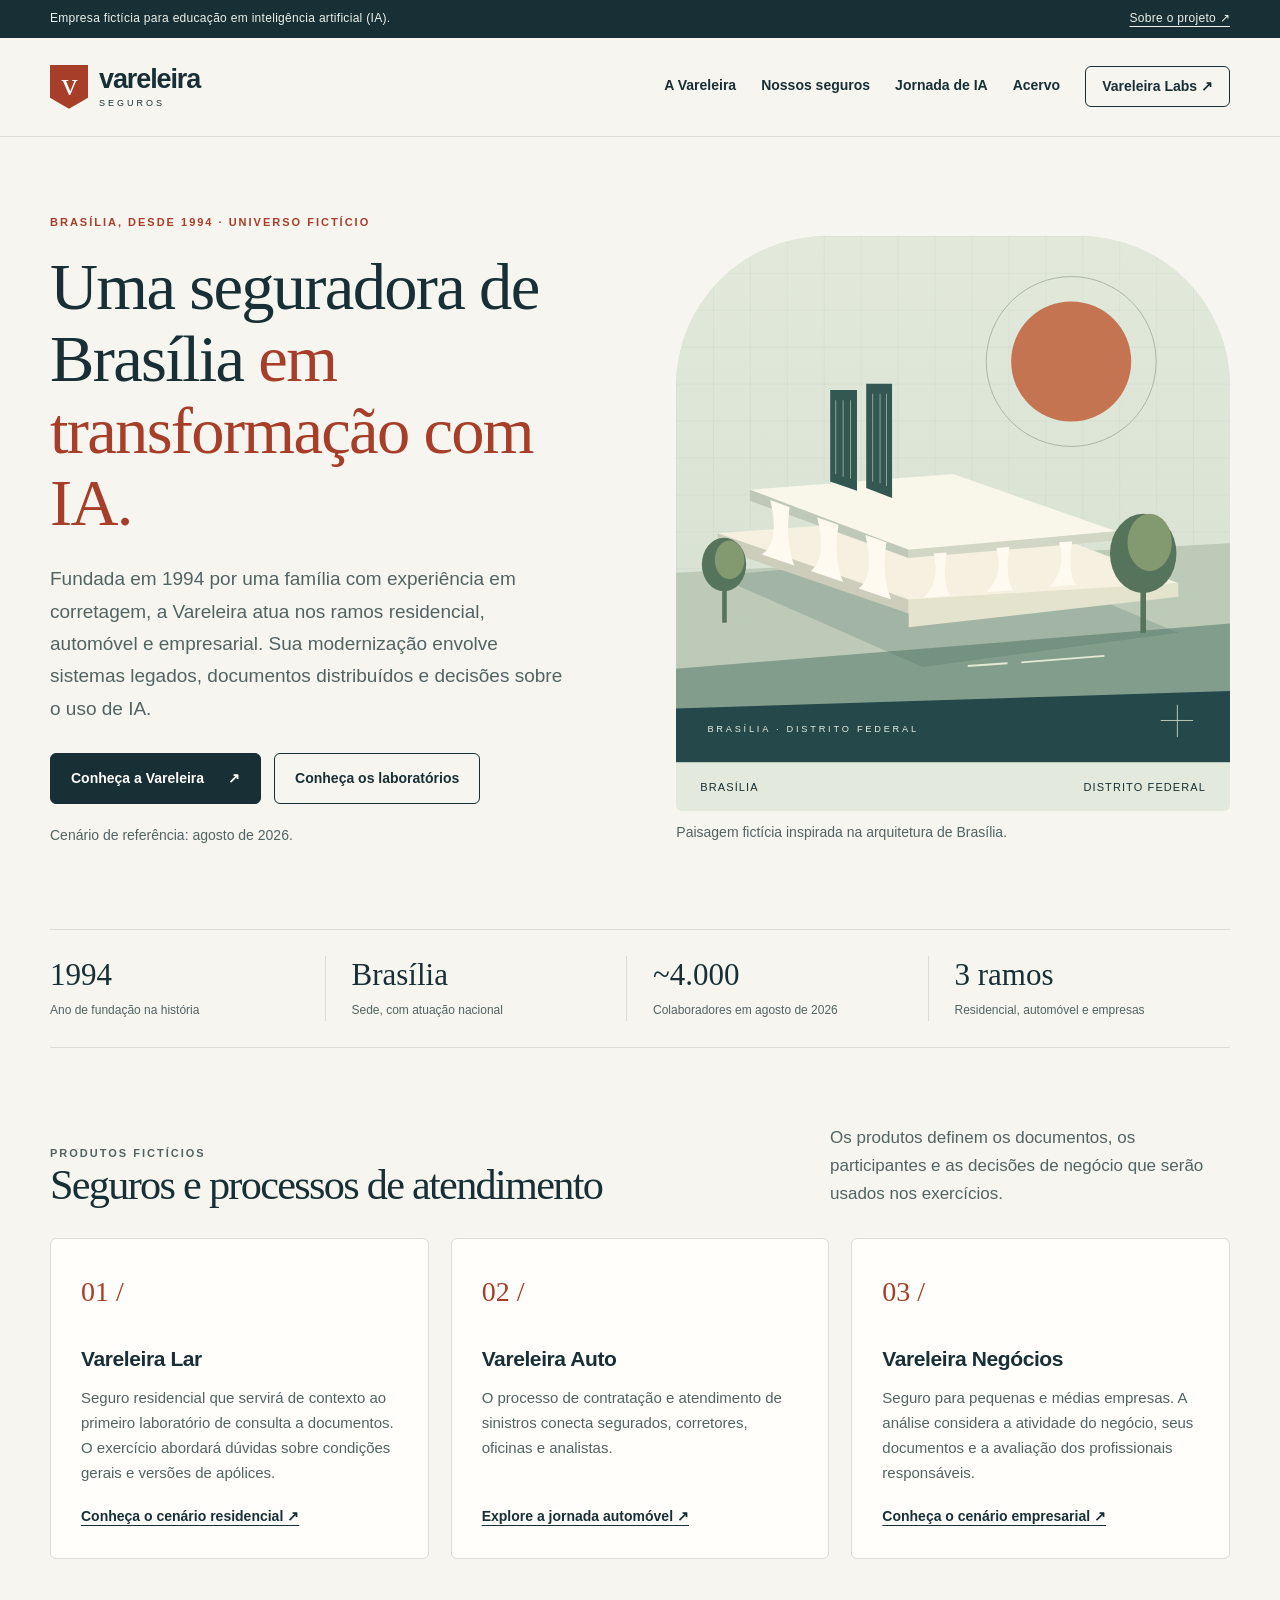
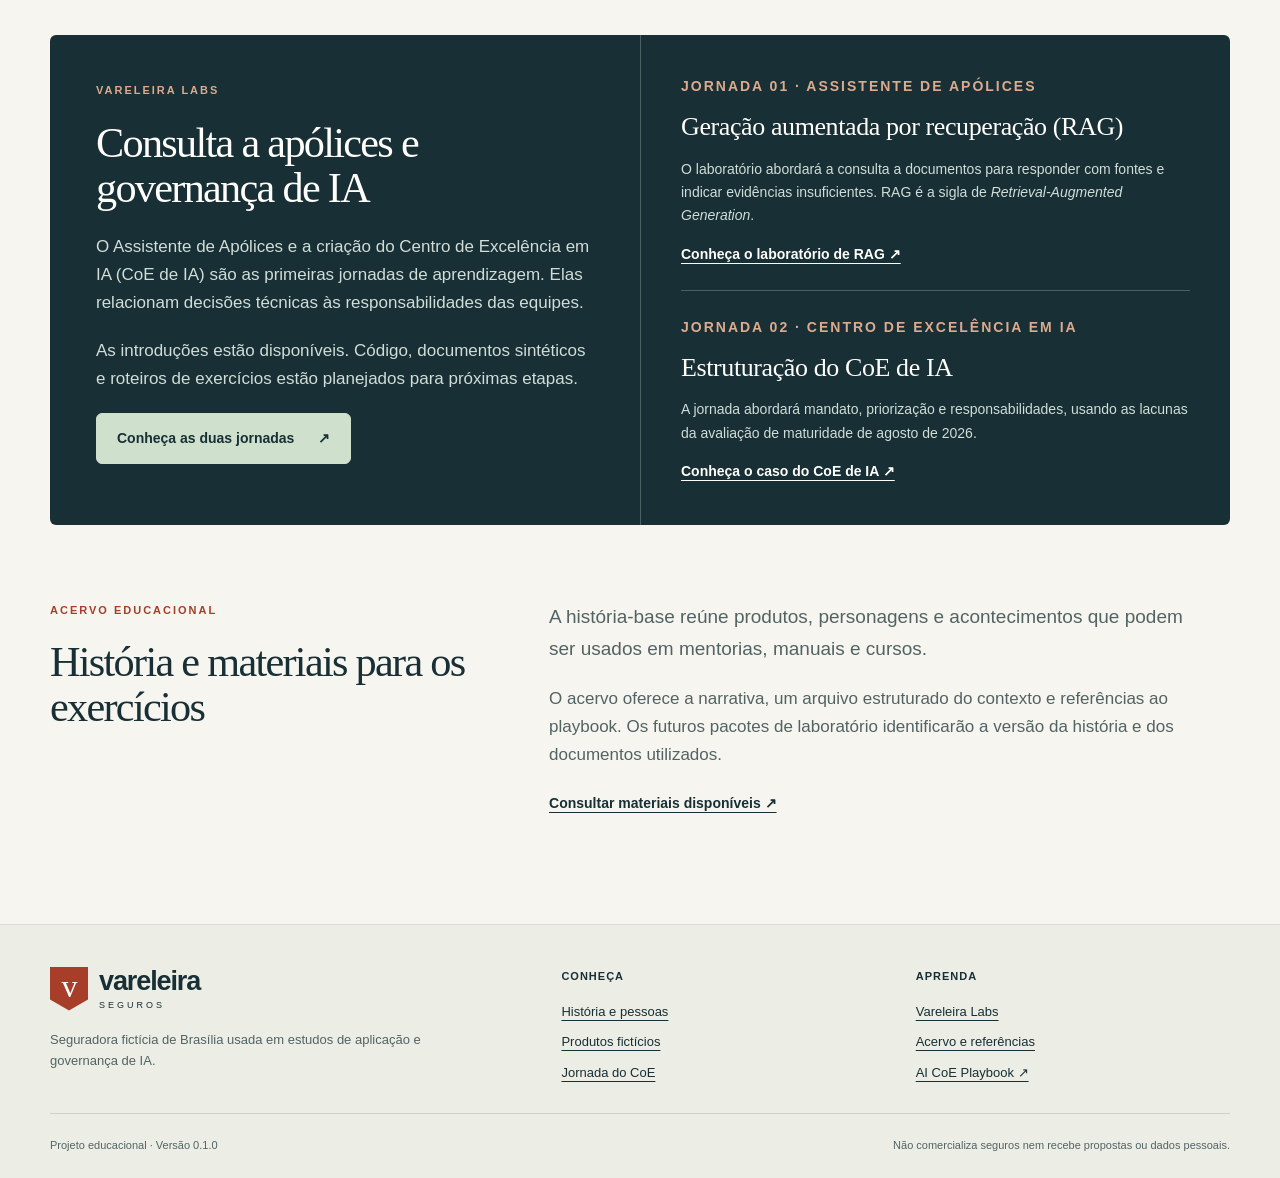
<file: index.html>
<!doctype html>
<html lang="pt-BR">
<head>
  <meta charset="utf-8">
  <meta name="viewport" content="width=device-width, initial-scale=1">
  <title>Vareleira Seguros · Empresa fictícia para educação em IA</title>
  <meta name="description" content="Seguradora fictícia de Brasília para estudar inteligência artificial: história da empresa, consulta a apólices e criação de um centro de excelência.">
  <link rel="icon" href="assets/favicon.svg" type="image/svg+xml">
  <link rel="stylesheet" href="assets/site.css">
</head>
<body>
  <a class="skip" href="#conteudo">Pular para o conteúdo</a>
  <div class="notice"><div class="wrap"><span>Empresa fictícia para educação em inteligência artificial (IA).</span><a class="notice-detail" href="acervo.html#sobre">Sobre o projeto ↗</a></div></div>
  <header class="site-header"><div class="wrap header-inner">
    <a class="brand" href="index.html" aria-label="Vareleira Seguros, início"><span class="brand-mark" aria-hidden="true">v</span><span>vareleira<small>seguros</small></span></a>
    <nav class="nav" aria-label="Navegação principal"><a href="empresa.html">A Vareleira</a><a href="seguros.html">Nossos seguros</a><a href="coe.html">Jornada de IA</a><a href="acervo.html">Acervo</a><a class="nav-labs" href="labs.html">Vareleira Labs ↗</a></nav>
  </div></header>
  <main id="conteudo" class="wrap">
    <section class="hero" aria-labelledby="titulo">
      <div>
        <p class="eyebrow">Brasília, desde 1994 · Universo fictício</p>
        <h1 id="titulo">Uma seguradora de Brasília <em>em transformação com IA.</em></h1>
        <p class="lead">Fundada em 1994 por uma família com experiência em corretagem, a Vareleira atua nos ramos residencial, automóvel e empresarial. Sua modernização envolve sistemas legados, documentos distribuídos e decisões sobre o uso de IA.</p>
        <div class="actions"><a class="button" href="empresa.html">Conheça a Vareleira <span aria-hidden="true">↗</span></a><a class="button secondary" href="labs.html">Conheça os laboratórios</a></div>
        <p class="small muted">Cenário de referência: agosto de 2026.</p>
      </div>
      <figure style="margin:0">
        <div class="hero-art"><img src="assets/brasilia.svg" width="600" height="570" alt="Ilustração inspirada em Brasília, com colunas curvas, sol terracota e vegetação do cerrado."><div class="art-caption"><span>Brasília</span><span>Distrito Federal</span></div></div>
        <figcaption class="small muted" style="margin-top:10px">Paisagem fictícia inspirada na arquitetura de Brasília.</figcaption>
      </figure>
    </section>
    <div class="facts" aria-label="Perfil da empresa no cenário fictício de agosto de 2026">
      <div class="fact"><strong>1994</strong><span>Ano de fundação na história</span></div>
      <div class="fact"><strong>Brasília</strong><span>Sede, com atuação nacional</span></div>
      <div class="fact"><strong>~4.000</strong><span>Colaboradores em agosto de 2026</span></div>
      <div class="fact"><strong>3 ramos</strong><span>Residencial, automóvel e empresas</span></div>
    </div>
    <section class="section">
      <div class="section-heading"><div><p class="eyebrow">Produtos fictícios</p><h2>Seguros e processos de atendimento</h2></div><p>Os produtos definem os documentos, os participantes e as decisões de negócio que serão usados nos exercícios.</p></div>
      <div class="grid-3">
        <article class="card"><span class="card-index" aria-hidden="true">01 /</span><h3>Vareleira Lar</h3><p>Seguro residencial que servirá de contexto ao primeiro laboratório de consulta a documentos. O exercício abordará dúvidas sobre condições gerais e versões de apólices.</p><a class="text-link" href="seguros.html#residencial">Conheça o cenário residencial ↗</a></article>
        <article class="card"><span class="card-index" aria-hidden="true">02 /</span><h3>Vareleira Auto</h3><p>O processo de contratação e atendimento de sinistros conecta segurados, corretores, oficinas e analistas.</p><a class="text-link" href="seguros.html#automovel">Explore a jornada automóvel ↗</a></article>
        <article class="card"><span class="card-index" aria-hidden="true">03 /</span><h3>Vareleira Negócios</h3><p>Seguro para pequenas e médias empresas. A análise considera a atividade do negócio, seus documentos e a avaliação dos profissionais responsáveis.</p><a class="text-link" href="seguros.html#empresas">Conheça o cenário empresarial ↗</a></article>
      </div>
    </section>
    <section class="feature" aria-labelledby="labs-title">
      <div class="feature-copy"><p class="eyebrow">Vareleira Labs</p><h2 id="labs-title">Consulta a apólices e governança de IA</h2><p>O Assistente de Apólices e a criação do Centro de Excelência em IA (CoE de IA) são as primeiras jornadas de aprendizagem. Elas relacionam decisões técnicas às responsabilidades das equipes.</p><p>As introduções estão disponíveis. Código, documentos sintéticos e roteiros de exercícios estão planejados para próximas etapas.</p><a class="button" href="labs.html">Conheça as duas jornadas <span aria-hidden="true">↗</span></a></div>
      <div class="feature-side">
        <article><p class="eyebrow">Jornada 01 · Assistente de Apólices</p><h3>Geração aumentada por recuperação (RAG)</h3><p>O laboratório abordará a consulta a documentos para responder com fontes e indicar evidências insuficientes. RAG é a sigla de <em>Retrieval-Augmented Generation</em>.</p><a class="text-link" href="rag.html">Conheça o laboratório de RAG ↗</a></article>
        <article><p class="eyebrow">Jornada 02 · Centro de Excelência em IA</p><h3>Estruturação do CoE de IA</h3><p>A jornada abordará mandato, priorização e responsabilidades, usando as lacunas da avaliação de maturidade de agosto de 2026.</p><a class="text-link" href="coe.html">Conheça o caso do CoE de IA ↗</a></article>
      </div>
    </section>
    <section class="section split">
      <div><p class="eyebrow">Acervo educacional</p><h2>História e materiais para os exercícios</h2></div>
      <div><p class="lead">A história-base reúne produtos, personagens e acontecimentos que podem ser usados em mentorias, manuais e cursos.</p><p class="muted">O acervo oferece a narrativa, um arquivo estruturado do contexto e referências ao playbook. Os futuros pacotes de laboratório identificarão a versão da história e dos documentos utilizados.</p><a class="text-link" href="acervo.html">Consultar materiais disponíveis ↗</a></div>
    </section>
  </main>
  <footer class="site-footer"><div class="wrap"><div class="footer-top">
    <div><a class="brand" href="index.html"><span class="brand-mark" aria-hidden="true">v</span><span>vareleira<small>seguros</small></span></a><p>Seguradora fictícia de Brasília usada em estudos de aplicação e governança de IA.</p></div>
    <div class="footer-links"><strong>Conheça</strong><a href="empresa.html">História e pessoas</a><a href="seguros.html">Produtos fictícios</a><a href="coe.html">Jornada do CoE</a></div>
    <div class="footer-links"><strong>Aprenda</strong><a href="labs.html">Vareleira Labs</a><a href="acervo.html">Acervo e referências</a><a href="https://vareleira.com/artigos/coe-ia-playbook.html">AI CoE Playbook ↗</a></div>
  </div><div class="footer-bottom"><span>Projeto educacional · Versão 0.1.0</span><span>Não comercializa seguros nem recebe propostas ou dados pessoais.</span></div></div></footer>
</body>
</html>
</file>
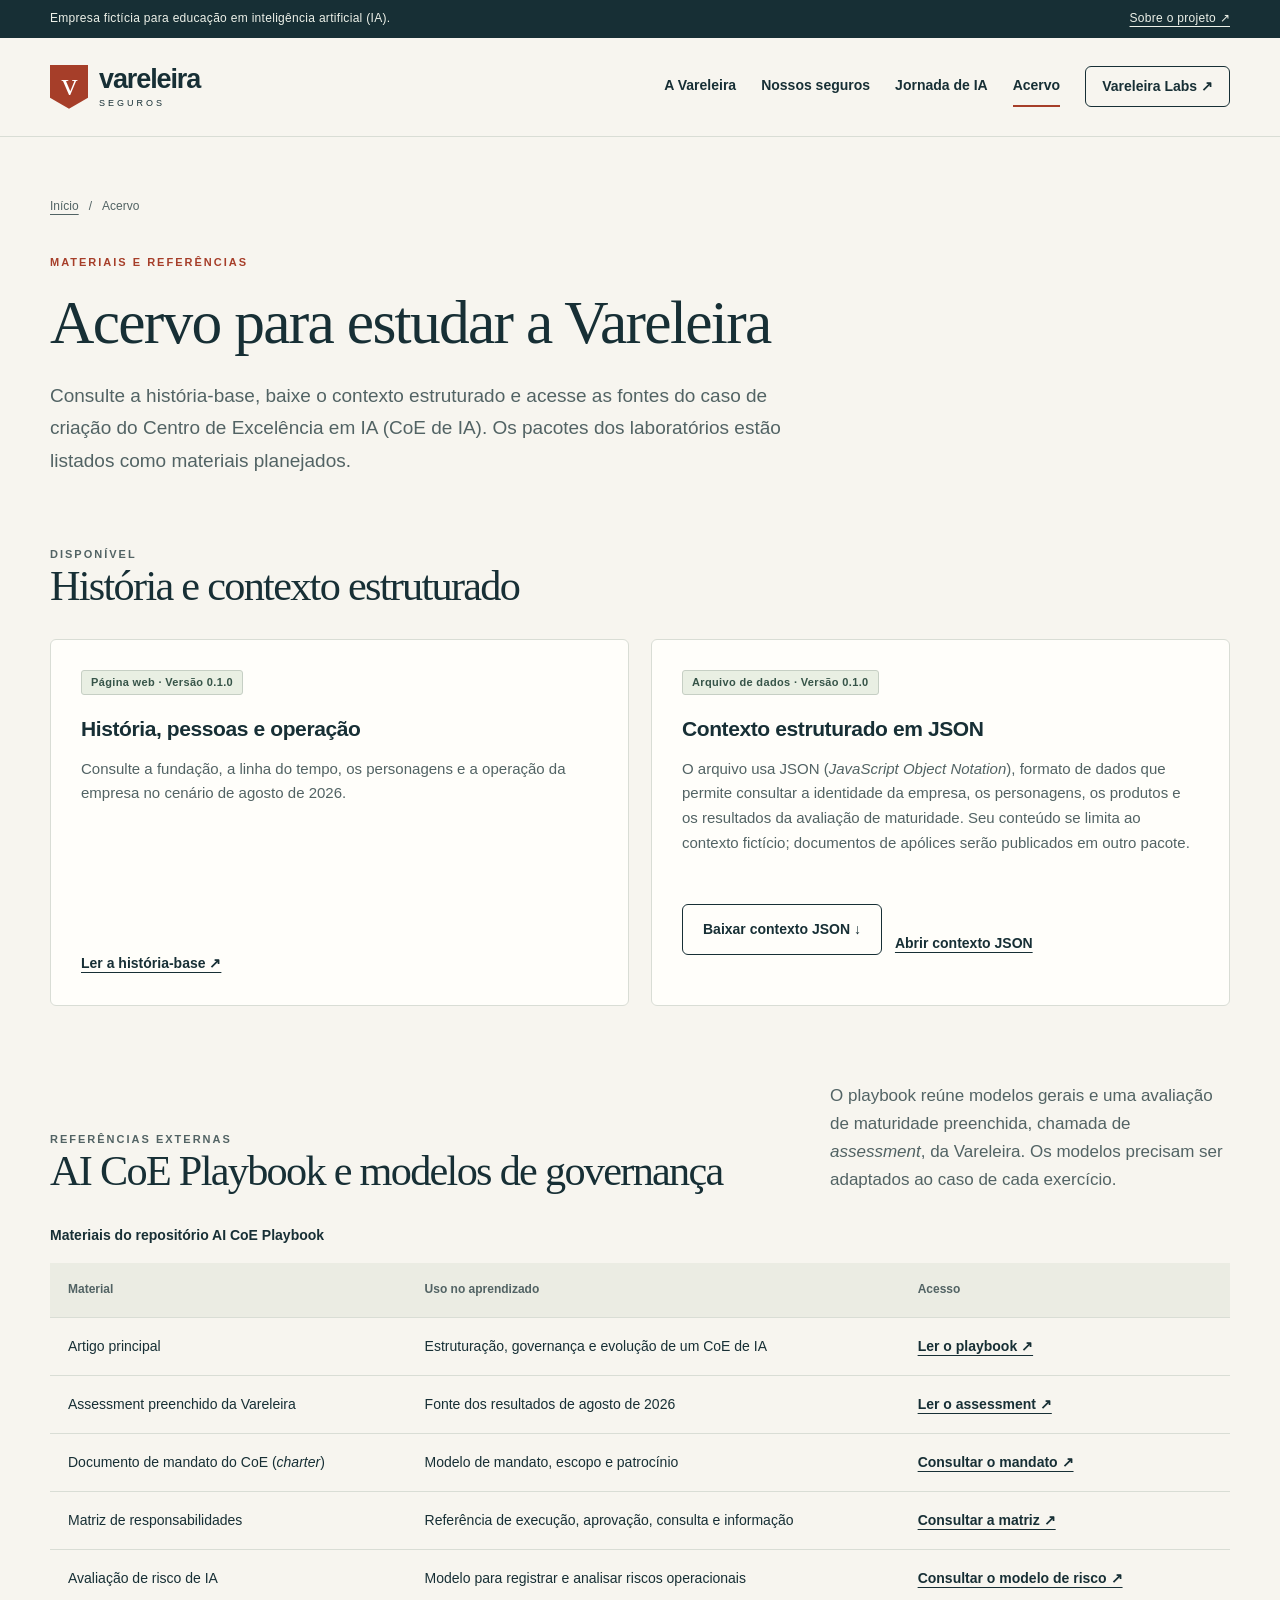
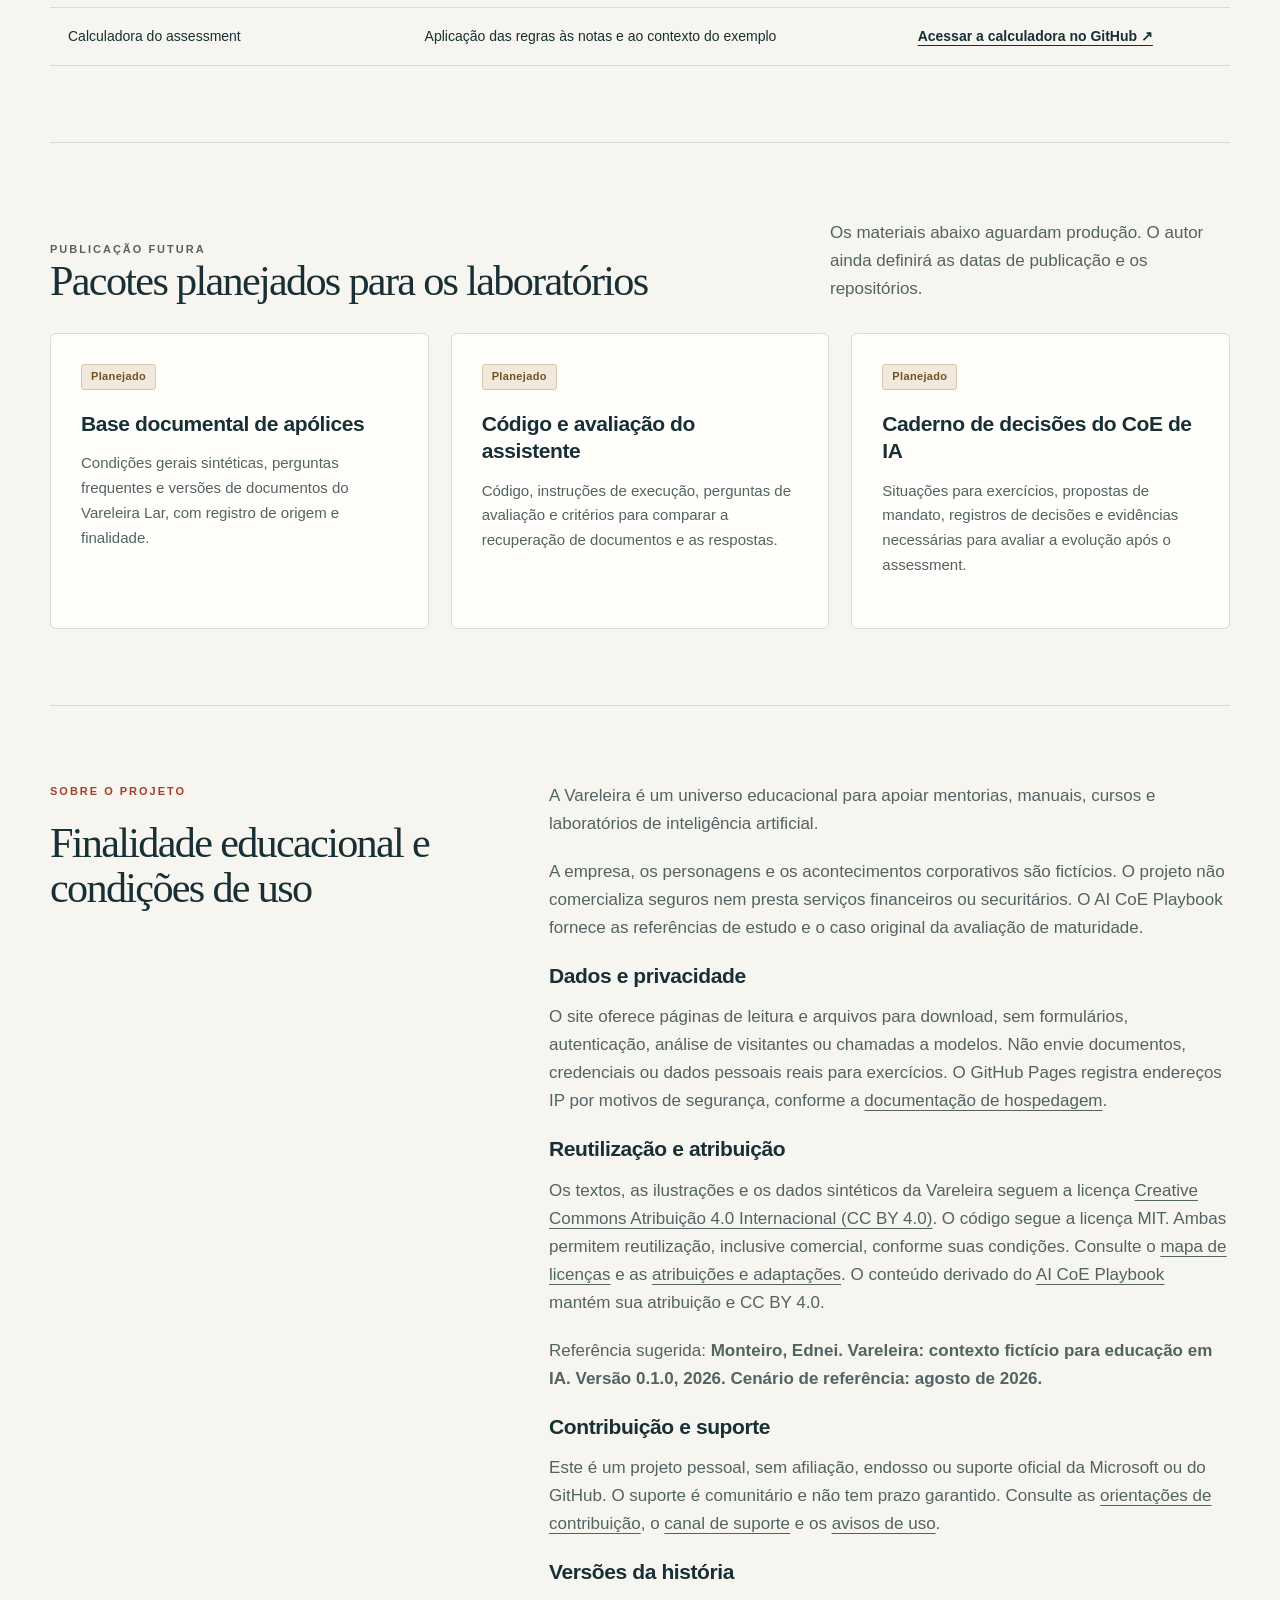
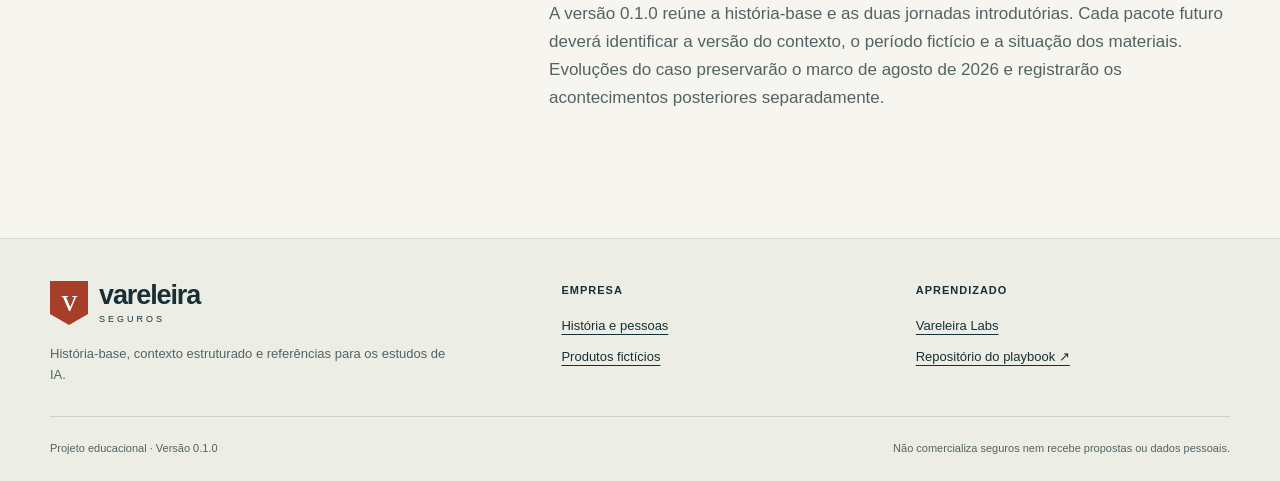
<file: acervo.html>
<!doctype html>
<html lang="pt-BR">
<head>
  <meta charset="utf-8"><meta name="viewport" content="width=device-width, initial-scale=1">
  <title>Acervo e referências · Vareleira</title>
  <meta name="description" content="História-base e contexto estruturado da Vareleira, referências do AI CoE Playbook e materiais planejados para os laboratórios.">
  <link rel="icon" href="assets/favicon.svg" type="image/svg+xml"><link rel="stylesheet" href="assets/site.css">
</head>
<body>
  <a class="skip" href="#conteudo">Pular para o conteúdo</a>
  <div class="notice"><div class="wrap"><span>Empresa fictícia para educação em inteligência artificial (IA).</span><a class="notice-detail" href="#sobre">Sobre o projeto ↗</a></div></div>
  <header class="site-header"><div class="wrap header-inner"><a class="brand" href="index.html" aria-label="Vareleira Seguros, início"><span class="brand-mark" aria-hidden="true">v</span><span>vareleira<small>seguros</small></span></a><nav class="nav" aria-label="Navegação principal"><a href="empresa.html">A Vareleira</a><a href="seguros.html">Nossos seguros</a><a href="coe.html">Jornada de IA</a><a href="acervo.html" aria-current="page">Acervo</a><a class="nav-labs" href="labs.html">Vareleira Labs ↗</a></nav></div></header>
  <main id="conteudo" class="wrap">
    <div class="page-intro"><div class="breadcrumb"><a href="index.html">Início</a><span aria-hidden="true">/</span><span>Acervo</span></div><p class="eyebrow">Materiais e referências</p><h1>Acervo para estudar a Vareleira</h1><p class="lead">Consulte a história-base, baixe o contexto estruturado e acesse as fontes do caso de criação do Centro de Excelência em IA (CoE de IA). Os pacotes dos laboratórios estão listados como materiais planejados.</p></div>
    <section aria-labelledby="disponivel"><div class="section-heading"><div><p class="eyebrow">Disponível</p><h2 id="disponivel">História e contexto estruturado</h2></div></div><div class="grid-2">
      <article class="card"><div class="tag-row"><span class="tag">Página web · Versão 0.1.0</span></div><h3>História, pessoas e operação</h3><p>Consulte a fundação, a linha do tempo, os personagens e a operação da empresa no cenário de agosto de 2026.</p><a class="text-link" href="empresa.html">Ler a história-base ↗</a></article>
      <article class="card"><div class="tag-row"><span class="tag">Arquivo de dados · Versão 0.1.0</span></div><h3>Contexto estruturado em JSON</h3><p>O arquivo usa JSON (<em>JavaScript Object Notation</em>), formato de dados que permite consultar a identidade da empresa, os personagens, os produtos e os resultados da avaliação de maturidade. Seu conteúdo se limita ao contexto fictício; documentos de apólices serão publicados em outro pacote.</p><div class="actions"><a class="button secondary" href="dados/contexto-v0.1.0.json" download="vareleira-contexto-v0.1.0.json">Baixar contexto JSON ↓</a><a class="text-link" href="dados/contexto-v0.1.0.json">Abrir contexto JSON</a></div></article>
    </div></section>
    <section class="section" aria-labelledby="referencias">
      <div class="section-heading"><div><p class="eyebrow">Referências externas</p><h2 id="referencias">AI CoE Playbook e modelos de governança</h2></div><p>O playbook reúne modelos gerais e uma avaliação de maturidade preenchida, chamada de <em>assessment</em>, da Vareleira. Os modelos precisam ser adaptados ao caso de cada exercício.</p></div>
      <div class="table-scroll" role="region" aria-label="Referências existentes do playbook" tabindex="0"><table><caption>Materiais do repositório AI CoE Playbook</caption><thead><tr><th scope="col">Material</th><th scope="col">Uso no aprendizado</th><th scope="col">Acesso</th></tr></thead><tbody>
        <tr><td>Artigo principal</td><td>Estruturação, governança e evolução de um CoE de IA</td><td><a href="https://vareleira.com/artigos/coe-ia-playbook.html">Ler o playbook ↗</a></td></tr>
        <tr><td>Assessment preenchido da Vareleira</td><td>Fonte dos resultados de agosto de 2026</td><td><a href="https://github.com/EdneiMonteiro/ai-coe-playbook/blob/main/assessment/exemplo-preenchido.md">Ler o assessment ↗</a></td></tr>
        <tr><td>Documento de mandato do CoE (<em>charter</em>)</td><td>Modelo de mandato, escopo e patrocínio</td><td><a href="https://github.com/EdneiMonteiro/ai-coe-playbook/blob/main/artefatos/charter-coe-ia.md">Consultar o mandato ↗</a></td></tr>
        <tr><td>Matriz de responsabilidades</td><td>Referência de execução, aprovação, consulta e informação</td><td><a href="https://github.com/EdneiMonteiro/ai-coe-playbook/blob/main/artefatos/raci-coe-ia.md">Consultar a matriz ↗</a></td></tr>
        <tr><td>Avaliação de risco de IA</td><td>Modelo para registrar e analisar riscos operacionais</td><td><a href="https://github.com/EdneiMonteiro/ai-coe-playbook/blob/main/artefatos/template-avaliacao-risco-ia.md">Consultar o modelo de risco ↗</a></td></tr>
        <tr><td>Calculadora do assessment</td><td>Aplicação das regras às notas e ao contexto do exemplo</td><td><a href="https://github.com/EdneiMonteiro/ai-coe-playbook/tree/main/assessment/calculadora">Acessar a calculadora no GitHub ↗</a></td></tr>
      </tbody></table></div>
    </section>
    <section class="section" aria-labelledby="planejado"><div class="section-heading"><div><p class="eyebrow">Publicação futura</p><h2 id="planejado">Pacotes planejados para os laboratórios</h2></div><p>Os materiais abaixo aguardam produção. O autor ainda definirá as datas de publicação e os repositórios.</p></div><div class="grid-3">
      <article class="card"><span class="tag planned">Planejado</span><h3 style="margin-top:20px">Base documental de apólices</h3><p>Condições gerais sintéticas, perguntas frequentes e versões de documentos do Vareleira Lar, com registro de origem e finalidade.</p></article>
      <article class="card"><span class="tag planned">Planejado</span><h3 style="margin-top:20px">Código e avaliação do assistente</h3><p>Código, instruções de execução, perguntas de avaliação e critérios para comparar a recuperação de documentos e as respostas.</p></article>
      <article class="card"><span class="tag planned">Planejado</span><h3 style="margin-top:20px">Caderno de decisões do CoE de IA</h3><p>Situações para exercícios, propostas de mandato, registros de decisões e evidências necessárias para avaliar a evolução após o assessment.</p></article>
    </div></section>
    <section class="section split" id="sobre"><div><p class="eyebrow">Sobre o projeto</p><h2>Finalidade educacional e condições de uso</h2></div><div class="prose">
      <p>A Vareleira é um universo educacional para apoiar mentorias, manuais, cursos e laboratórios de inteligência artificial.</p>
      <p>A empresa, os personagens e os acontecimentos corporativos são fictícios. O projeto não comercializa seguros nem presta serviços financeiros ou securitários. O AI CoE Playbook fornece as referências de estudo e o caso original da avaliação de maturidade.</p>
      <h3>Dados e privacidade</h3>
      <p>O site oferece páginas de leitura e arquivos para download, sem formulários, autenticação, análise de visitantes ou chamadas a modelos. Não envie documentos, credenciais ou dados pessoais reais para exercícios. O GitHub Pages registra endereços IP por motivos de segurança, conforme a <a href="https://docs.github.com/en/pages/getting-started-with-github-pages/what-is-github-pages#data-collection">documentação de hospedagem</a>.</p>
      <h3>Reutilização e atribuição</h3>
      <p>Os textos, as ilustrações e os dados sintéticos da Vareleira seguem a licença <a href="https://creativecommons.org/licenses/by/4.0/">Creative Commons Atribuição 4.0 Internacional (CC BY 4.0)</a>. O código segue a licença MIT. Ambas permitem reutilização, inclusive comercial, conforme suas condições. Consulte o <a href="LICENSE">mapa de licenças</a> e as <a href="NOTICE.md">atribuições e adaptações</a>. O conteúdo derivado do <a href="https://github.com/EdneiMonteiro/ai-coe-playbook">AI CoE Playbook</a> mantém sua atribuição e CC BY 4.0.</p>
      <p>Referência sugerida: <strong>Monteiro, Ednei. Vareleira: contexto fictício para educação em IA. Versão 0.1.0, 2026. Cenário de referência: agosto de 2026.</strong></p>
      <h3>Contribuição e suporte</h3>
      <p>Este é um projeto pessoal, sem afiliação, endosso ou suporte oficial da Microsoft ou do GitHub. O suporte é comunitário e não tem prazo garantido. Consulte as <a href="https://github.com/EdneiMonteiro/vareleira/blob/main/CONTRIBUTING.md">orientações de contribuição</a>, o <a href="https://github.com/EdneiMonteiro/vareleira/blob/main/SUPPORT.md">canal de suporte</a> e os <a href="DISCLAIMER.md">avisos de uso</a>.</p>
      <h3>Versões da história</h3>
      <p>A versão 0.1.0 reúne a história-base e as duas jornadas introdutórias. Cada pacote futuro deverá identificar a versão do contexto, o período fictício e a situação dos materiais. Evoluções do caso preservarão o marco de agosto de 2026 e registrarão os acontecimentos posteriores separadamente.</p>
    </div></section>
  </main>
  <footer class="site-footer"><div class="wrap"><div class="footer-top"><div><a class="brand" href="index.html"><span class="brand-mark" aria-hidden="true">v</span><span>vareleira<small>seguros</small></span></a><p>História-base, contexto estruturado e referências para os estudos de IA.</p></div><div class="footer-links"><strong>Empresa</strong><a href="empresa.html">História e pessoas</a><a href="seguros.html">Produtos fictícios</a></div><div class="footer-links"><strong>Aprendizado</strong><a href="labs.html">Vareleira Labs</a><a href="https://github.com/EdneiMonteiro/ai-coe-playbook">Repositório do playbook ↗</a></div></div><div class="footer-bottom"><span>Projeto educacional · Versão 0.1.0</span><span>Não comercializa seguros nem recebe propostas ou dados pessoais.</span></div></div></footer>
</body>
</html>
</file>
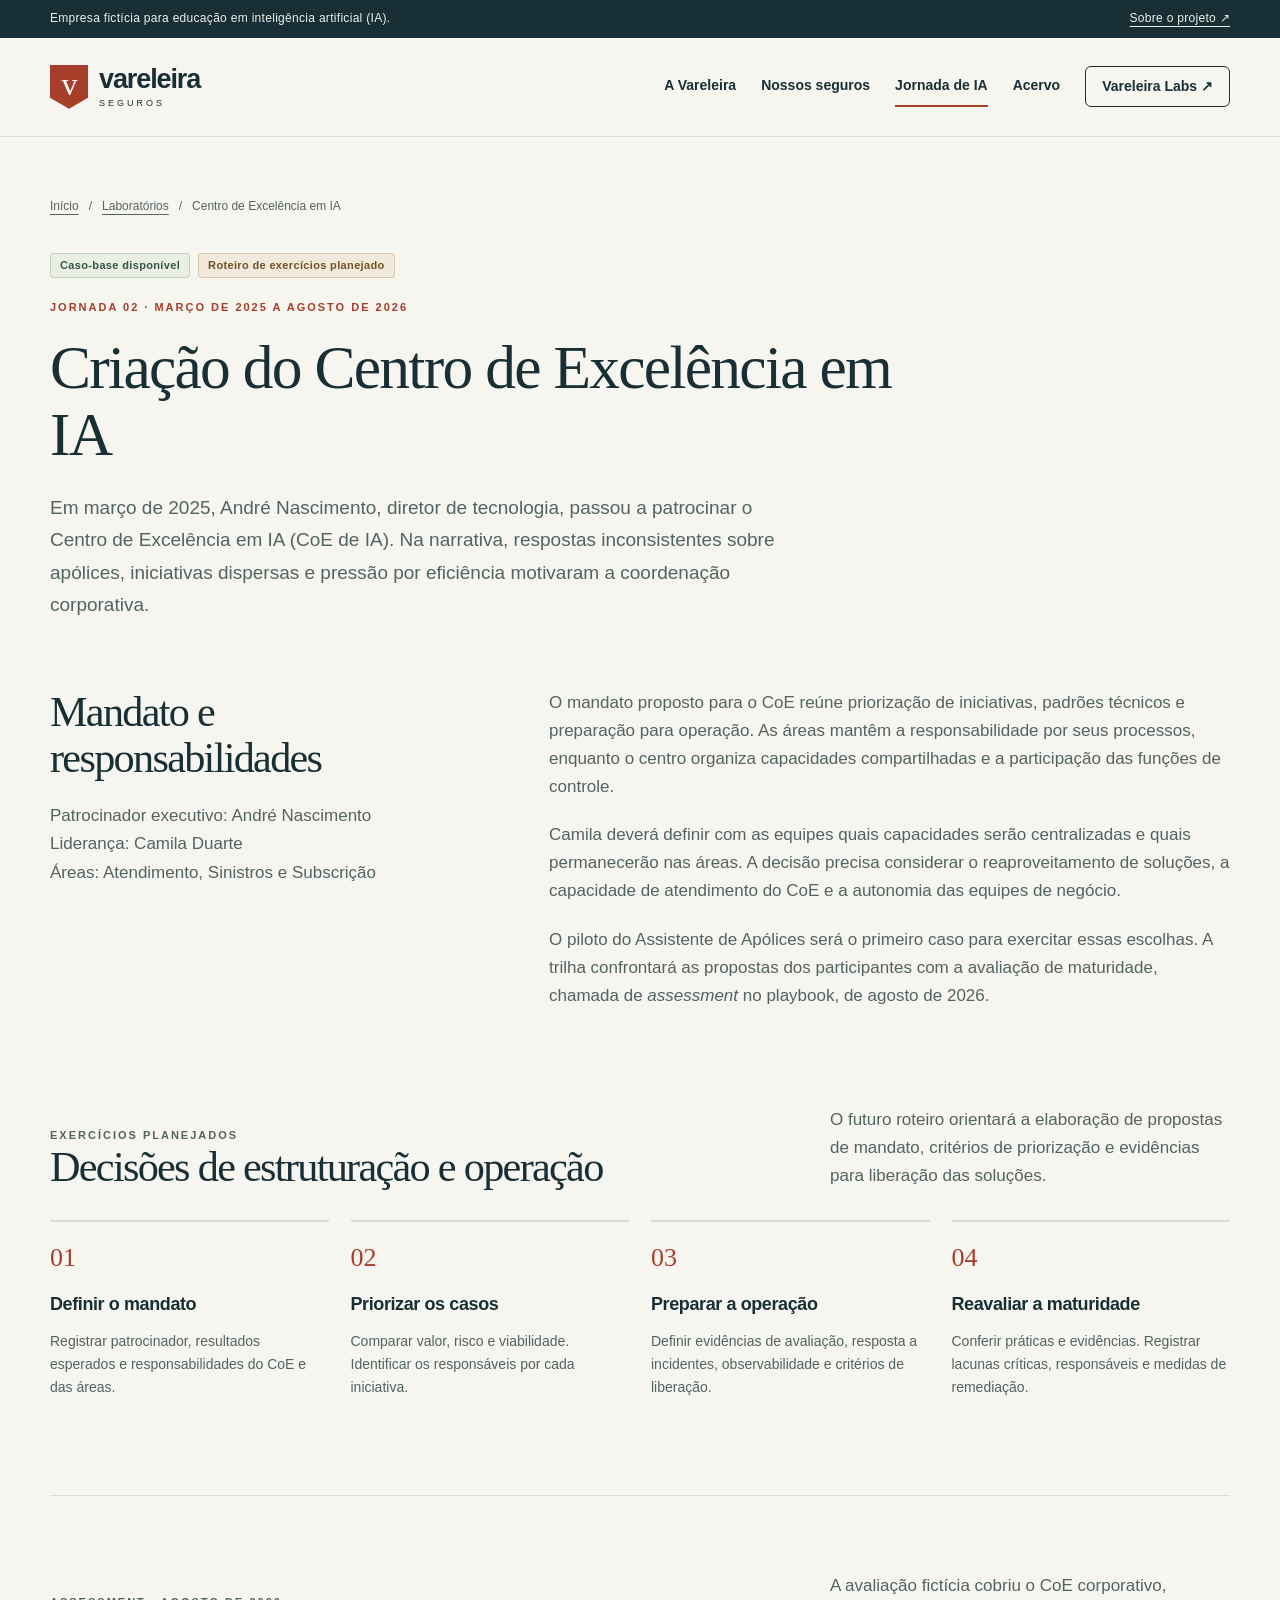
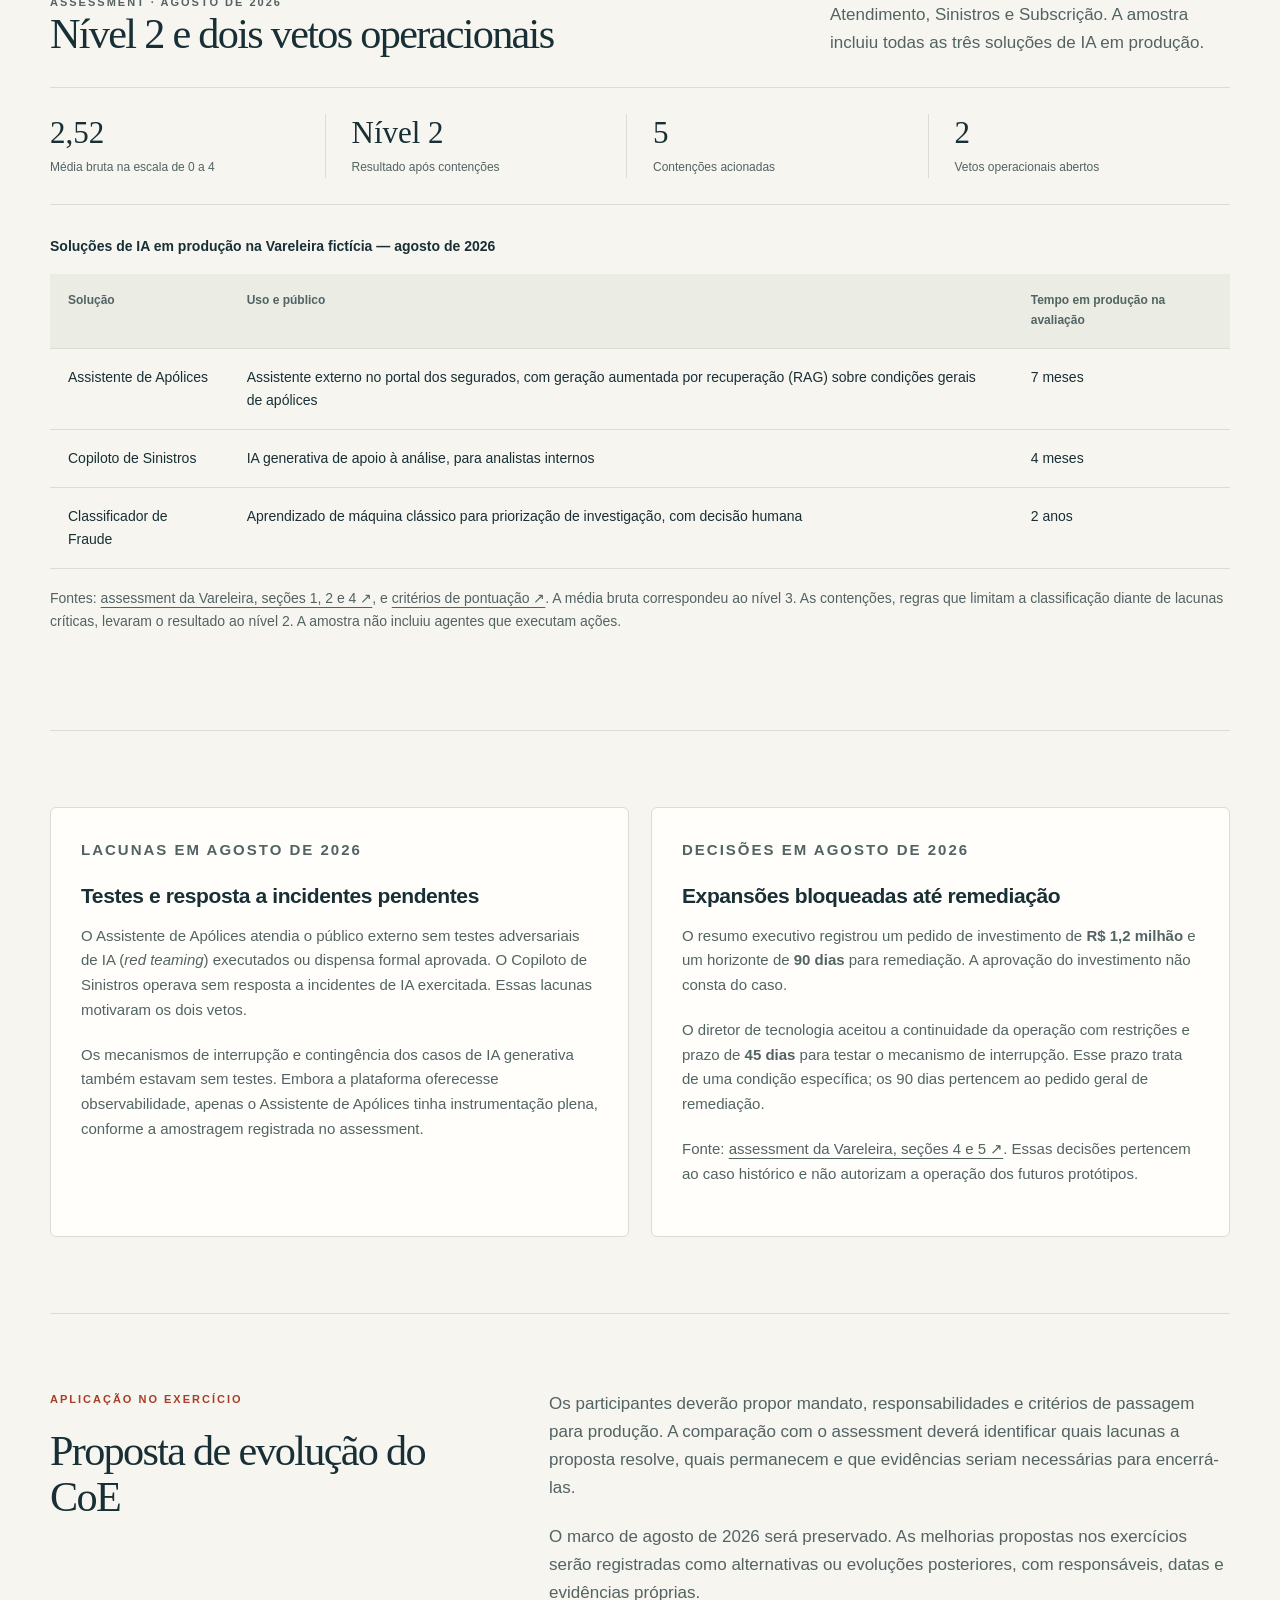
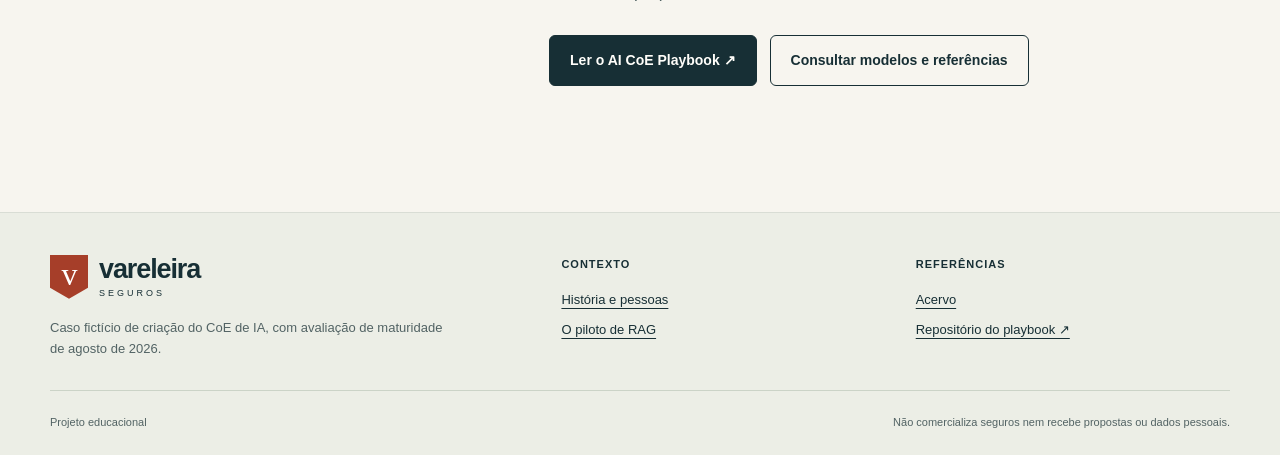
<file: coe.html>
<!doctype html>
<html lang="pt-BR">
<head>
  <meta charset="utf-8"><meta name="viewport" content="width=device-width, initial-scale=1">
  <title>A criação do CoE de IA · Vareleira Labs</title>
  <meta name="description" content="Criação do Centro de Excelência em IA da Vareleira: patrocínio em 2025, responsabilidades e avaliação de maturidade de agosto de 2026.">
  <link rel="icon" href="assets/favicon.svg" type="image/svg+xml"><link rel="stylesheet" href="assets/site.css">
</head>
<body>
  <a class="skip" href="#conteudo">Pular para o conteúdo</a>
  <div class="notice"><div class="wrap"><span>Empresa fictícia para educação em inteligência artificial (IA).</span><a class="notice-detail" href="acervo.html#sobre">Sobre o projeto ↗</a></div></div>
  <header class="site-header"><div class="wrap header-inner"><a class="brand" href="index.html" aria-label="Vareleira Seguros, início"><span class="brand-mark" aria-hidden="true">v</span><span>vareleira<small>seguros</small></span></a><nav class="nav" aria-label="Navegação principal"><a href="empresa.html">A Vareleira</a><a href="seguros.html">Nossos seguros</a><a href="coe.html" aria-current="page">Jornada de IA</a><a href="acervo.html">Acervo</a><a class="nav-labs" href="labs.html">Vareleira Labs ↗</a></nav></div></header>
  <main id="conteudo" class="wrap">
    <div class="page-intro"><div class="breadcrumb"><a href="index.html">Início</a><span aria-hidden="true">/</span><a href="labs.html">Laboratórios</a><span aria-hidden="true">/</span><span>Centro de Excelência em IA</span></div><div class="tag-row"><span class="tag">Caso-base disponível</span><span class="tag planned">Roteiro de exercícios planejado</span></div><p class="eyebrow">Jornada 02 · Março de 2025 a agosto de 2026</p><h1>Criação do Centro de Excelência em IA</h1><p class="lead">Em março de 2025, André Nascimento, diretor de tecnologia, passou a patrocinar o Centro de Excelência em IA (CoE de IA). Na narrativa, respostas inconsistentes sobre apólices, iniciativas dispersas e pressão por eficiência motivaram a coordenação corporativa.</p></div>
    <section class="split" aria-label="Mandato do CoE"><div><h2>Mandato e responsabilidades</h2><p class="muted">Patrocinador executivo: André Nascimento<br>Liderança: Camila Duarte<br>Áreas: Atendimento, Sinistros e Subscrição</p></div><div class="prose"><p>O mandato proposto para o CoE reúne priorização de iniciativas, padrões técnicos e preparação para operação. As áreas mantêm a responsabilidade por seus processos, enquanto o centro organiza capacidades compartilhadas e a participação das funções de controle.</p><p>Camila deverá definir com as equipes quais capacidades serão centralizadas e quais permanecerão nas áreas. A decisão precisa considerar o reaproveitamento de soluções, a capacidade de atendimento do CoE e a autonomia das equipes de negócio.</p><p>O piloto do Assistente de Apólices será o primeiro caso para exercitar essas escolhas. A trilha confrontará as propostas dos participantes com a avaliação de maturidade, chamada de <em>assessment</em> no playbook, de agosto de 2026.</p></div></section>
    <section class="section">
      <div class="section-heading"><div><p class="eyebrow">Exercícios planejados</p><h2>Decisões de estruturação e operação</h2></div><p>O futuro roteiro orientará a elaboração de propostas de mandato, critérios de priorização e evidências para liberação das soluções.</p></div>
      <ol class="flow"><li><h3>Definir o mandato</h3><p>Registrar patrocinador, resultados esperados e responsabilidades do CoE e das áreas.</p></li><li><h3>Priorizar os casos</h3><p>Comparar valor, risco e viabilidade. Identificar os responsáveis por cada iniciativa.</p></li><li><h3>Preparar a operação</h3><p>Definir evidências de avaliação, resposta a incidentes, observabilidade e critérios de liberação.</p></li><li><h3>Reavaliar a maturidade</h3><p>Conferir práticas e evidências. Registrar lacunas críticas, responsáveis e medidas de remediação.</p></li></ol>
    </section>
    <section class="section" id="assessment">
      <div class="section-heading"><div><p class="eyebrow">Assessment · Agosto de 2026</p><h2>Nível 2 e dois vetos operacionais</h2></div><p>A avaliação fictícia cobriu o CoE corporativo, Atendimento, Sinistros e Subscrição. A amostra incluiu todas as três soluções de IA em produção.</p></div>
      <div class="facts" aria-label="Resultado do assessment fictício de agosto de 2026"><div class="fact"><strong>2,52</strong><span>Média bruta na escala de 0 a 4</span></div><div class="fact"><strong>Nível 2</strong><span>Resultado após contenções</span></div><div class="fact"><strong>5</strong><span>Contenções acionadas</span></div><div class="fact"><strong>2</strong><span>Vetos operacionais abertos</span></div></div>
      <div class="table-scroll" role="region" aria-label="Soluções avaliadas em agosto de 2026" tabindex="0" style="margin-top:30px"><table><caption>Soluções de IA em produção na Vareleira fictícia — agosto de 2026</caption><thead><tr><th scope="col">Solução</th><th scope="col">Uso e público</th><th scope="col">Tempo em produção na avaliação</th></tr></thead><tbody><tr><td>Assistente de Apólices</td><td>Assistente externo no portal dos segurados, com geração aumentada por recuperação (RAG) sobre condições gerais de apólices</td><td>7 meses</td></tr><tr><td>Copiloto de Sinistros</td><td>IA generativa de apoio à análise, para analistas internos</td><td>4 meses</td></tr><tr><td>Classificador de Fraude</td><td>Aprendizado de máquina clássico para priorização de investigação, com decisão humana</td><td>2 anos</td></tr></tbody></table></div>
      <p class="small muted" style="margin-top:18px">Fontes: <a href="https://github.com/EdneiMonteiro/ai-coe-playbook/blob/main/assessment/exemplo-preenchido.md">assessment da Vareleira, seções 1, 2 e 4 ↗</a>, e <a href="https://github.com/EdneiMonteiro/ai-coe-playbook/blob/main/assessment/criterios-pontuacao.md">critérios de pontuação ↗</a>. A média bruta correspondeu ao nível 3. As contenções, regras que limitam a classificação diante de lacunas críticas, levaram o resultado ao nível 2. A amostra não incluiu agentes que executam ações.</p>
    </section>
    <section class="section grid-2">
      <article class="card"><p class="eyebrow">Lacunas em agosto de 2026</p><h3>Testes e resposta a incidentes pendentes</h3><p>O Assistente de Apólices atendia o público externo sem testes adversariais de IA (<em>red teaming</em>) executados ou dispensa formal aprovada. O Copiloto de Sinistros operava sem resposta a incidentes de IA exercitada. Essas lacunas motivaram os dois vetos.</p><p>Os mecanismos de interrupção e contingência dos casos de IA generativa também estavam sem testes. Embora a plataforma oferecesse observabilidade, apenas o Assistente de Apólices tinha instrumentação plena, conforme a amostragem registrada no assessment.</p></article>
      <article class="card"><p class="eyebrow">Decisões em agosto de 2026</p><h3>Expansões bloqueadas até remediação</h3><p>O resumo executivo registrou um pedido de investimento de <strong>R$ 1,2 milhão</strong> e um horizonte de <strong>90 dias</strong> para remediação. A aprovação do investimento não consta do caso.</p><p>O diretor de tecnologia aceitou a continuidade da operação com restrições e prazo de <strong>45 dias</strong> para testar o mecanismo de interrupção. Esse prazo trata de uma condição específica; os 90 dias pertencem ao pedido geral de remediação.</p><p class="small">Fonte: <a href="https://github.com/EdneiMonteiro/ai-coe-playbook/blob/main/assessment/exemplo-preenchido.md">assessment da Vareleira, seções 4 e 5 ↗</a>. Essas decisões pertencem ao caso histórico e não autorizam a operação dos futuros protótipos.</p></article>
    </section>
    <section class="section split"><div><p class="eyebrow">Aplicação no exercício</p><h2>Proposta de evolução do CoE</h2></div><div class="prose"><p>Os participantes deverão propor mandato, responsabilidades e critérios de passagem para produção. A comparação com o assessment deverá identificar quais lacunas a proposta resolve, quais permanecem e que evidências seriam necessárias para encerrá-las.</p><p>O marco de agosto de 2026 será preservado. As melhorias propostas nos exercícios serão registradas como alternativas ou evoluções posteriores, com responsáveis, datas e evidências próprias.</p><div class="actions"><a class="button" href="https://vareleira.com/artigos/coe-ia-playbook.html">Ler o AI CoE Playbook ↗</a><a class="button secondary" href="acervo.html">Consultar modelos e referências</a></div></div></section>
  </main>
  <footer class="site-footer"><div class="wrap"><div class="footer-top"><div><a class="brand" href="index.html"><span class="brand-mark" aria-hidden="true">v</span><span>vareleira<small>seguros</small></span></a><p>Caso fictício de criação do CoE de IA, com avaliação de maturidade de agosto de 2026.</p></div><div class="footer-links"><strong>Contexto</strong><a href="empresa.html">História e pessoas</a><a href="rag.html">O piloto de RAG</a></div><div class="footer-links"><strong>Referências</strong><a href="acervo.html">Acervo</a><a href="https://github.com/EdneiMonteiro/ai-coe-playbook">Repositório do playbook ↗</a></div></div><div class="footer-bottom"><span>Projeto educacional</span><span>Não comercializa seguros nem recebe propostas ou dados pessoais.</span></div></div></footer>
</body>
</html>
</file>
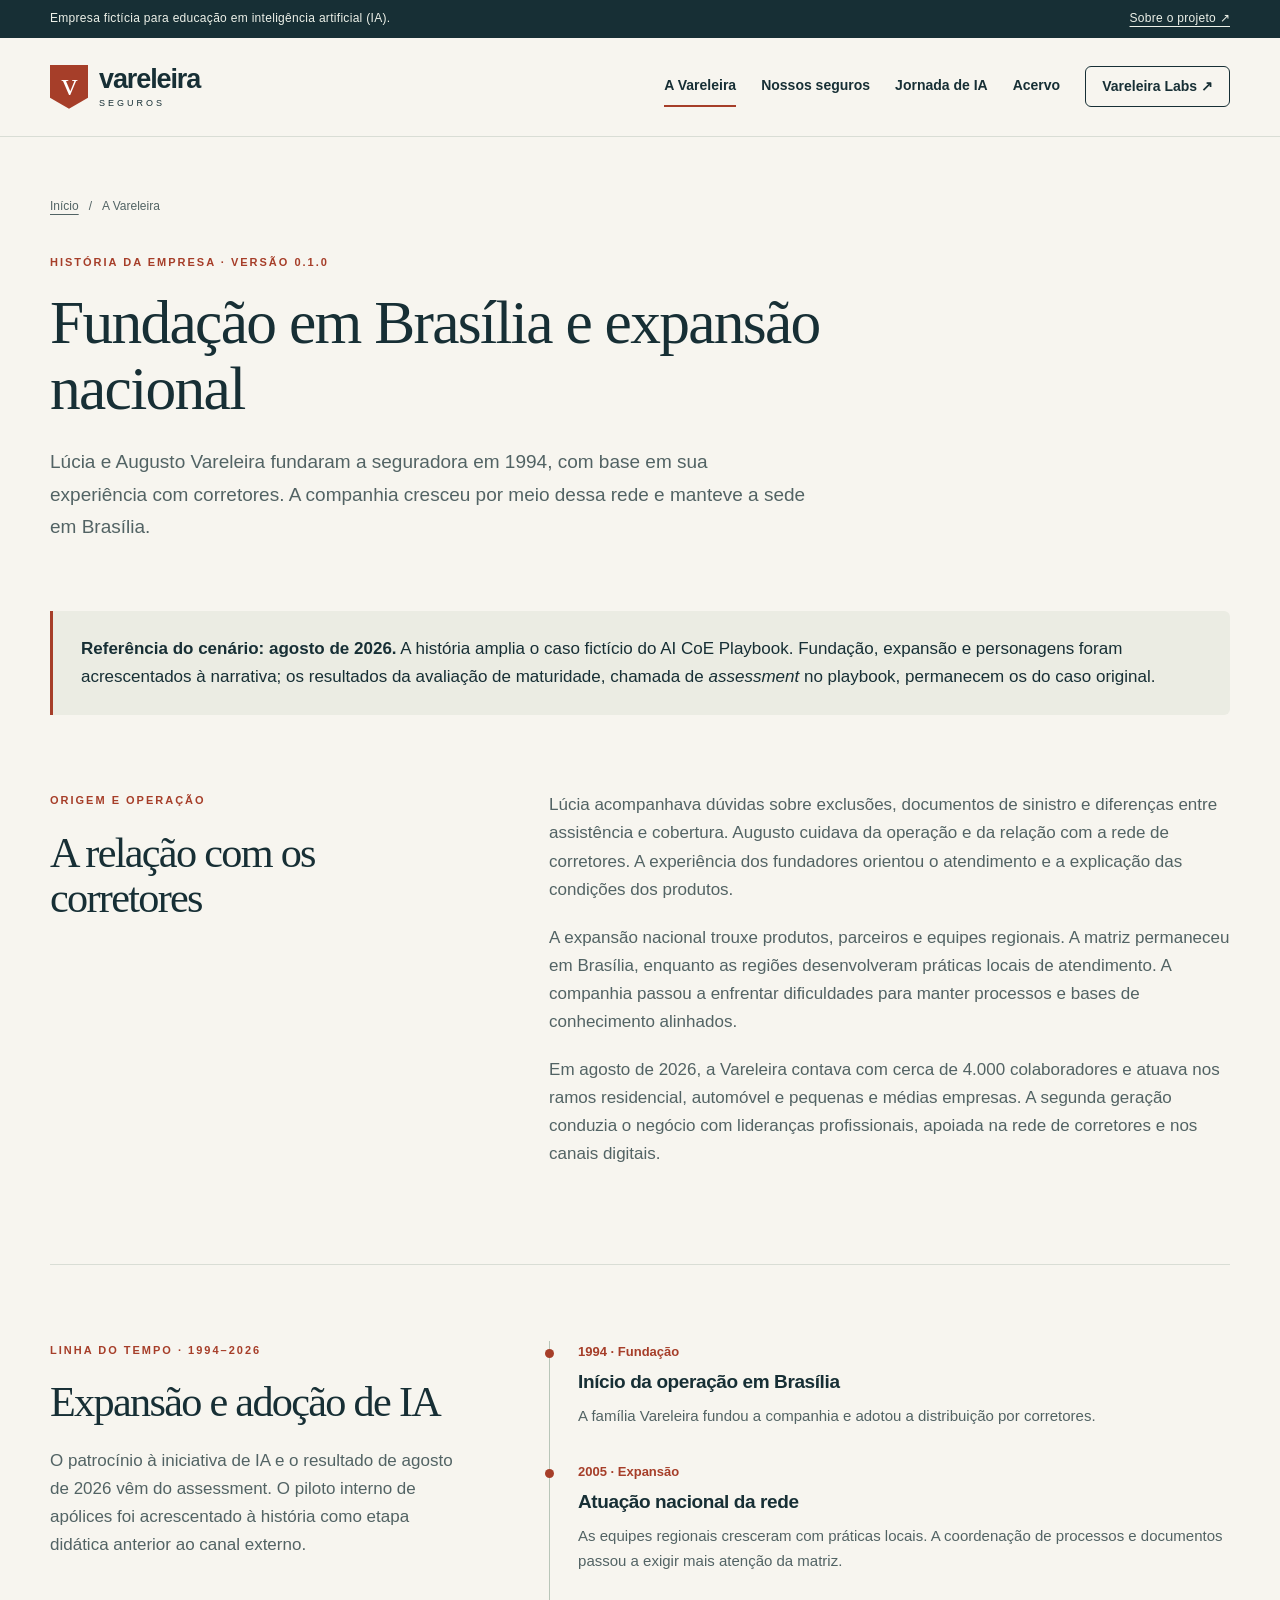
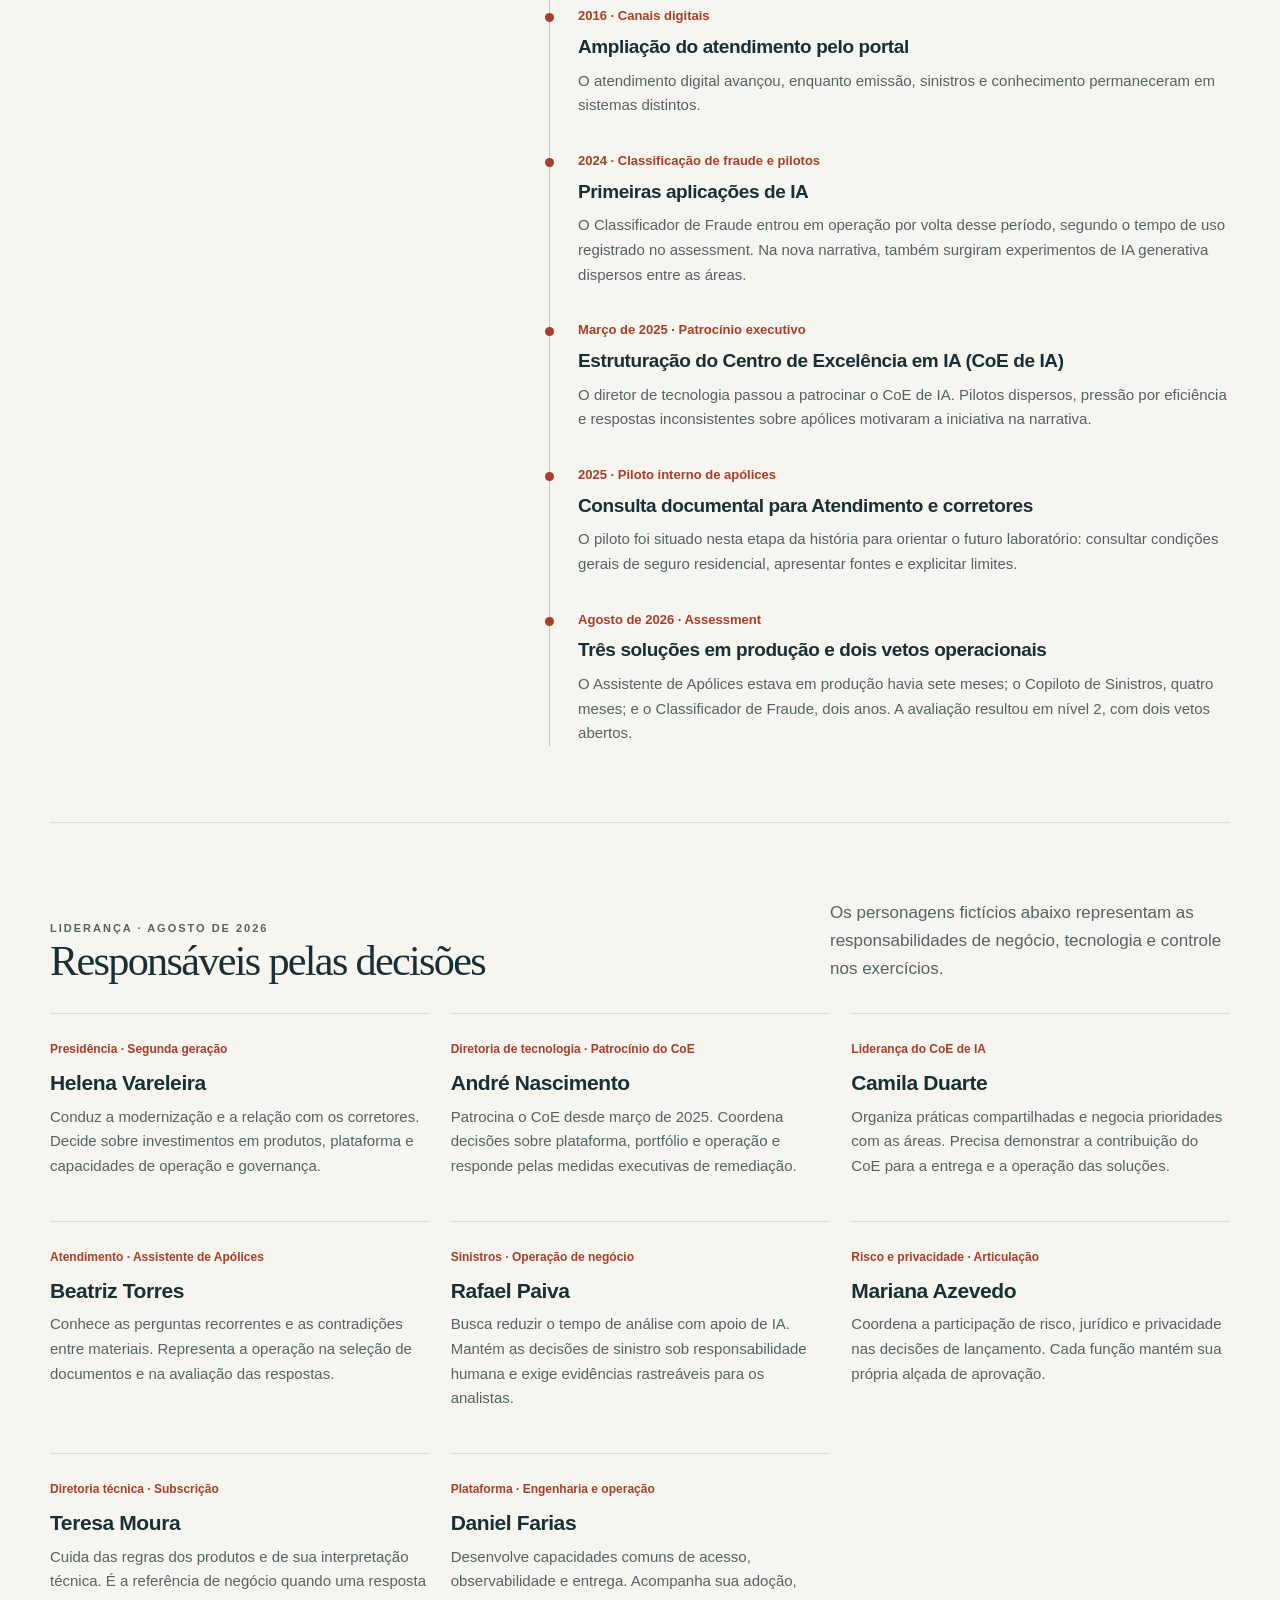
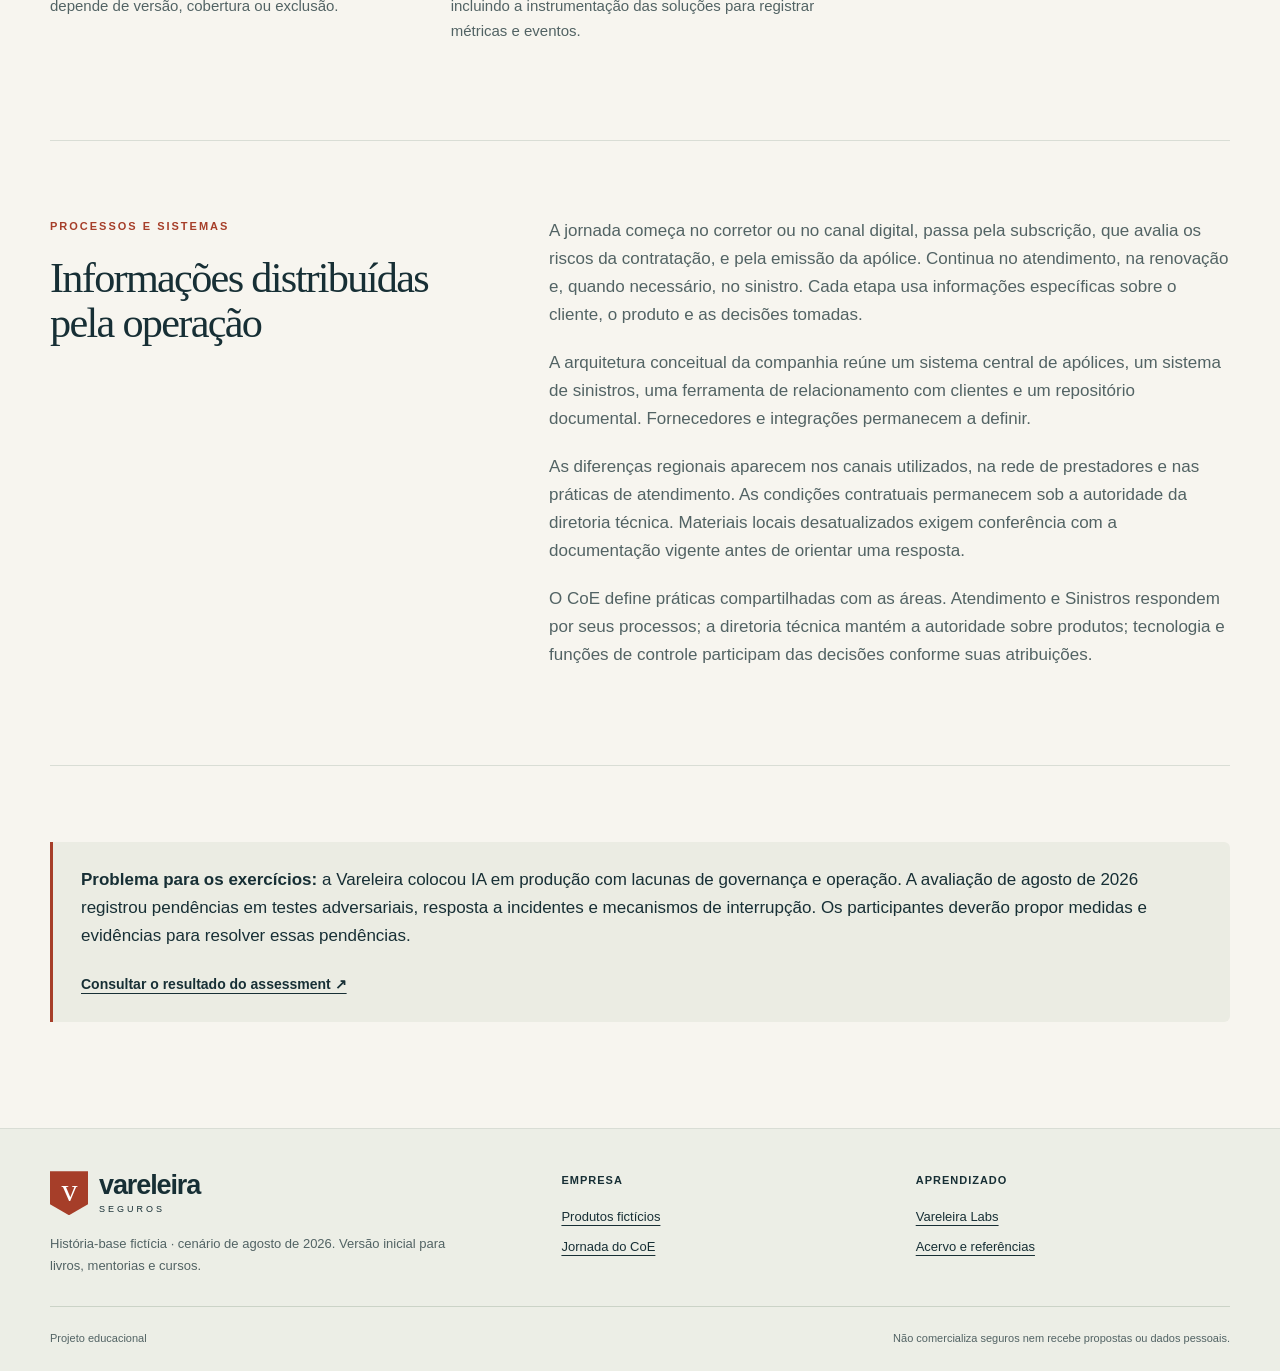
<file: empresa.html>
<!doctype html>
<html lang="pt-BR">
<head>
  <meta charset="utf-8"><meta name="viewport" content="width=device-width, initial-scale=1">
  <title>A Vareleira · História, pessoas e operação</title>
  <meta name="description" content="História-base da Vareleira Seguros: fundação em Brasília, liderança fictícia, operação nacional e transformação com IA.">
  <link rel="icon" href="assets/favicon.svg" type="image/svg+xml"><link rel="stylesheet" href="assets/site.css">
</head>
<body>
  <a class="skip" href="#conteudo">Pular para o conteúdo</a>
  <div class="notice"><div class="wrap"><span>Empresa fictícia para educação em inteligência artificial (IA).</span><a class="notice-detail" href="acervo.html#sobre">Sobre o projeto ↗</a></div></div>
  <header class="site-header"><div class="wrap header-inner">
    <a class="brand" href="index.html" aria-label="Vareleira Seguros, início"><span class="brand-mark" aria-hidden="true">v</span><span>vareleira<small>seguros</small></span></a>
    <nav class="nav" aria-label="Navegação principal"><a href="empresa.html" aria-current="page">A Vareleira</a><a href="seguros.html">Nossos seguros</a><a href="coe.html">Jornada de IA</a><a href="acervo.html">Acervo</a><a class="nav-labs" href="labs.html">Vareleira Labs ↗</a></nav>
  </div></header>
  <main id="conteudo" class="wrap">
    <div class="page-intro"><div class="breadcrumb"><a href="index.html">Início</a><span aria-hidden="true">/</span><span>A Vareleira</span></div><p class="eyebrow">História da empresa · Versão 0.1.0</p><h1>Fundação em Brasília e expansão nacional</h1><p class="lead">Lúcia e Augusto Vareleira fundaram a seguradora em 1994, com base em sua experiência com corretores. A companhia cresceu por meio dessa rede e manteve a sede em Brasília.</p></div>
    <div class="callout"><p><strong>Referência do cenário: agosto de 2026.</strong> A história amplia o caso fictício do AI CoE Playbook. Fundação, expansão e personagens foram acrescentados à narrativa; os resultados da avaliação de maturidade, chamada de <em>assessment</em> no playbook, permanecem os do caso original.</p></div>
    <section class="section split">
      <div><p class="eyebrow">Origem e operação</p><h2>A relação com os corretores</h2></div>
      <div class="prose"><p>Lúcia acompanhava dúvidas sobre exclusões, documentos de sinistro e diferenças entre assistência e cobertura. Augusto cuidava da operação e da relação com a rede de corretores. A experiência dos fundadores orientou o atendimento e a explicação das condições dos produtos.</p><p>A expansão nacional trouxe produtos, parceiros e equipes regionais. A matriz permaneceu em Brasília, enquanto as regiões desenvolveram práticas locais de atendimento. A companhia passou a enfrentar dificuldades para manter processos e bases de conhecimento alinhados.</p><p>Em agosto de 2026, a Vareleira contava com cerca de 4.000 colaboradores e atuava nos ramos residencial, automóvel e pequenas e médias empresas. A segunda geração conduzia o negócio com lideranças profissionais, apoiada na rede de corretores e nos canais digitais.</p></div>
    </section>
    <section class="section split">
      <div><p class="eyebrow">Linha do tempo · 1994–2026</p><h2>Expansão e adoção de IA</h2><p class="muted">O patrocínio à iniciativa de IA e o resultado de agosto de 2026 vêm do assessment. O piloto interno de apólices foi acrescentado à história como etapa didática anterior ao canal externo.</p></div>
      <ol class="timeline">
        <li><strong>1994 · Fundação</strong><h3>Início da operação em Brasília</h3><p>A família Vareleira fundou a companhia e adotou a distribuição por corretores.</p></li>
        <li><strong>2005 · Expansão</strong><h3>Atuação nacional da rede</h3><p>As equipes regionais cresceram com práticas locais. A coordenação de processos e documentos passou a exigir mais atenção da matriz.</p></li>
        <li><strong>2016 · Canais digitais</strong><h3>Ampliação do atendimento pelo portal</h3><p>O atendimento digital avançou, enquanto emissão, sinistros e conhecimento permaneceram em sistemas distintos.</p></li>
        <li><strong>2024 · Classificação de fraude e pilotos</strong><h3>Primeiras aplicações de IA</h3><p>O Classificador de Fraude entrou em operação por volta desse período, segundo o tempo de uso registrado no assessment. Na nova narrativa, também surgiram experimentos de IA generativa dispersos entre as áreas.</p></li>
        <li><strong>Março de 2025 · Patrocínio executivo</strong><h3>Estruturação do Centro de Excelência em IA (CoE de IA)</h3><p>O diretor de tecnologia passou a patrocinar o CoE de IA. Pilotos dispersos, pressão por eficiência e respostas inconsistentes sobre apólices motivaram a iniciativa na narrativa.</p></li>
        <li><strong>2025 · Piloto interno de apólices</strong><h3>Consulta documental para Atendimento e corretores</h3><p>O piloto foi situado nesta etapa da história para orientar o futuro laboratório: consultar condições gerais de seguro residencial, apresentar fontes e explicitar limites.</p></li>
        <li><strong>Agosto de 2026 · Assessment</strong><h3>Três soluções em produção e dois vetos operacionais</h3><p>O Assistente de Apólices estava em produção havia sete meses; o Copiloto de Sinistros, quatro meses; e o Classificador de Fraude, dois anos. A avaliação resultou em nível 2, com dois vetos abertos.</p></li>
      </ol>
    </section>
    <section class="section">
      <div class="section-heading"><div><p class="eyebrow">Liderança · Agosto de 2026</p><h2>Responsáveis pelas decisões</h2></div><p>Os personagens fictícios abaixo representam as responsabilidades de negócio, tecnologia e controle nos exercícios.</p></div>
      <div class="grid-3">
        <article class="person"><span class="role">Presidência · Segunda geração</span><h3>Helena Vareleira</h3><p>Conduz a modernização e a relação com os corretores. Decide sobre investimentos em produtos, plataforma e capacidades de operação e governança.</p></article>
        <article class="person"><span class="role">Diretoria de tecnologia · Patrocínio do CoE</span><h3>André Nascimento</h3><p>Patrocina o CoE desde março de 2025. Coordena decisões sobre plataforma, portfólio e operação e responde pelas medidas executivas de remediação.</p></article>
        <article class="person"><span class="role">Liderança do CoE de IA</span><h3>Camila Duarte</h3><p>Organiza práticas compartilhadas e negocia prioridades com as áreas. Precisa demonstrar a contribuição do CoE para a entrega e a operação das soluções.</p></article>
        <article class="person"><span class="role">Atendimento · Assistente de Apólices</span><h3>Beatriz Torres</h3><p>Conhece as perguntas recorrentes e as contradições entre materiais. Representa a operação na seleção de documentos e na avaliação das respostas.</p></article>
        <article class="person"><span class="role">Sinistros · Operação de negócio</span><h3>Rafael Paiva</h3><p>Busca reduzir o tempo de análise com apoio de IA. Mantém as decisões de sinistro sob responsabilidade humana e exige evidências rastreáveis para os analistas.</p></article>
        <article class="person"><span class="role">Risco e privacidade · Articulação</span><h3>Mariana Azevedo</h3><p>Coordena a participação de risco, jurídico e privacidade nas decisões de lançamento. Cada função mantém sua própria alçada de aprovação.</p></article>
        <article class="person"><span class="role">Diretoria técnica · Subscrição</span><h3>Teresa Moura</h3><p>Cuida das regras dos produtos e de sua interpretação técnica. É a referência de negócio quando uma resposta depende de versão, cobertura ou exclusão.</p></article>
        <article class="person"><span class="role">Plataforma · Engenharia e operação</span><h3>Daniel Farias</h3><p>Desenvolve capacidades comuns de acesso, observabilidade e entrega. Acompanha sua adoção, incluindo a instrumentação das soluções para registrar métricas e eventos.</p></article>
      </div>
    </section>
    <section class="section split">
      <div><p class="eyebrow">Processos e sistemas</p><h2>Informações distribuídas pela operação</h2></div>
      <div class="prose"><p>A jornada começa no corretor ou no canal digital, passa pela subscrição, que avalia os riscos da contratação, e pela emissão da apólice. Continua no atendimento, na renovação e, quando necessário, no sinistro. Cada etapa usa informações específicas sobre o cliente, o produto e as decisões tomadas.</p><p>A arquitetura conceitual da companhia reúne um sistema central de apólices, um sistema de sinistros, uma ferramenta de relacionamento com clientes e um repositório documental. Fornecedores e integrações permanecem a definir.</p><p>As diferenças regionais aparecem nos canais utilizados, na rede de prestadores e nas práticas de atendimento. As condições contratuais permanecem sob a autoridade da diretoria técnica. Materiais locais desatualizados exigem conferência com a documentação vigente antes de orientar uma resposta.</p><p>O CoE define práticas compartilhadas com as áreas. Atendimento e Sinistros respondem por seus processos; a diretoria técnica mantém a autoridade sobre produtos; tecnologia e funções de controle participam das decisões conforme suas atribuições.</p></div>
    </section>
    <section class="section"><div class="callout"><p><strong>Problema para os exercícios:</strong> a Vareleira colocou IA em produção com lacunas de governança e operação. A avaliação de agosto de 2026 registrou pendências em testes adversariais, resposta a incidentes e mecanismos de interrupção. Os participantes deverão propor medidas e evidências para resolver essas pendências.</p><a class="text-link" href="coe.html#assessment">Consultar o resultado do assessment ↗</a></div></section>
  </main>
  <footer class="site-footer"><div class="wrap"><div class="footer-top"><div><a class="brand" href="index.html"><span class="brand-mark" aria-hidden="true">v</span><span>vareleira<small>seguros</small></span></a><p>História-base fictícia · cenário de agosto de 2026. Versão inicial para livros, mentorias e cursos.</p></div><div class="footer-links"><strong>Empresa</strong><a href="seguros.html">Produtos fictícios</a><a href="coe.html">Jornada do CoE</a></div><div class="footer-links"><strong>Aprendizado</strong><a href="labs.html">Vareleira Labs</a><a href="acervo.html">Acervo e referências</a></div></div><div class="footer-bottom"><span>Projeto educacional</span><span>Não comercializa seguros nem recebe propostas ou dados pessoais.</span></div></div></footer>
</body>
</html>
</file>
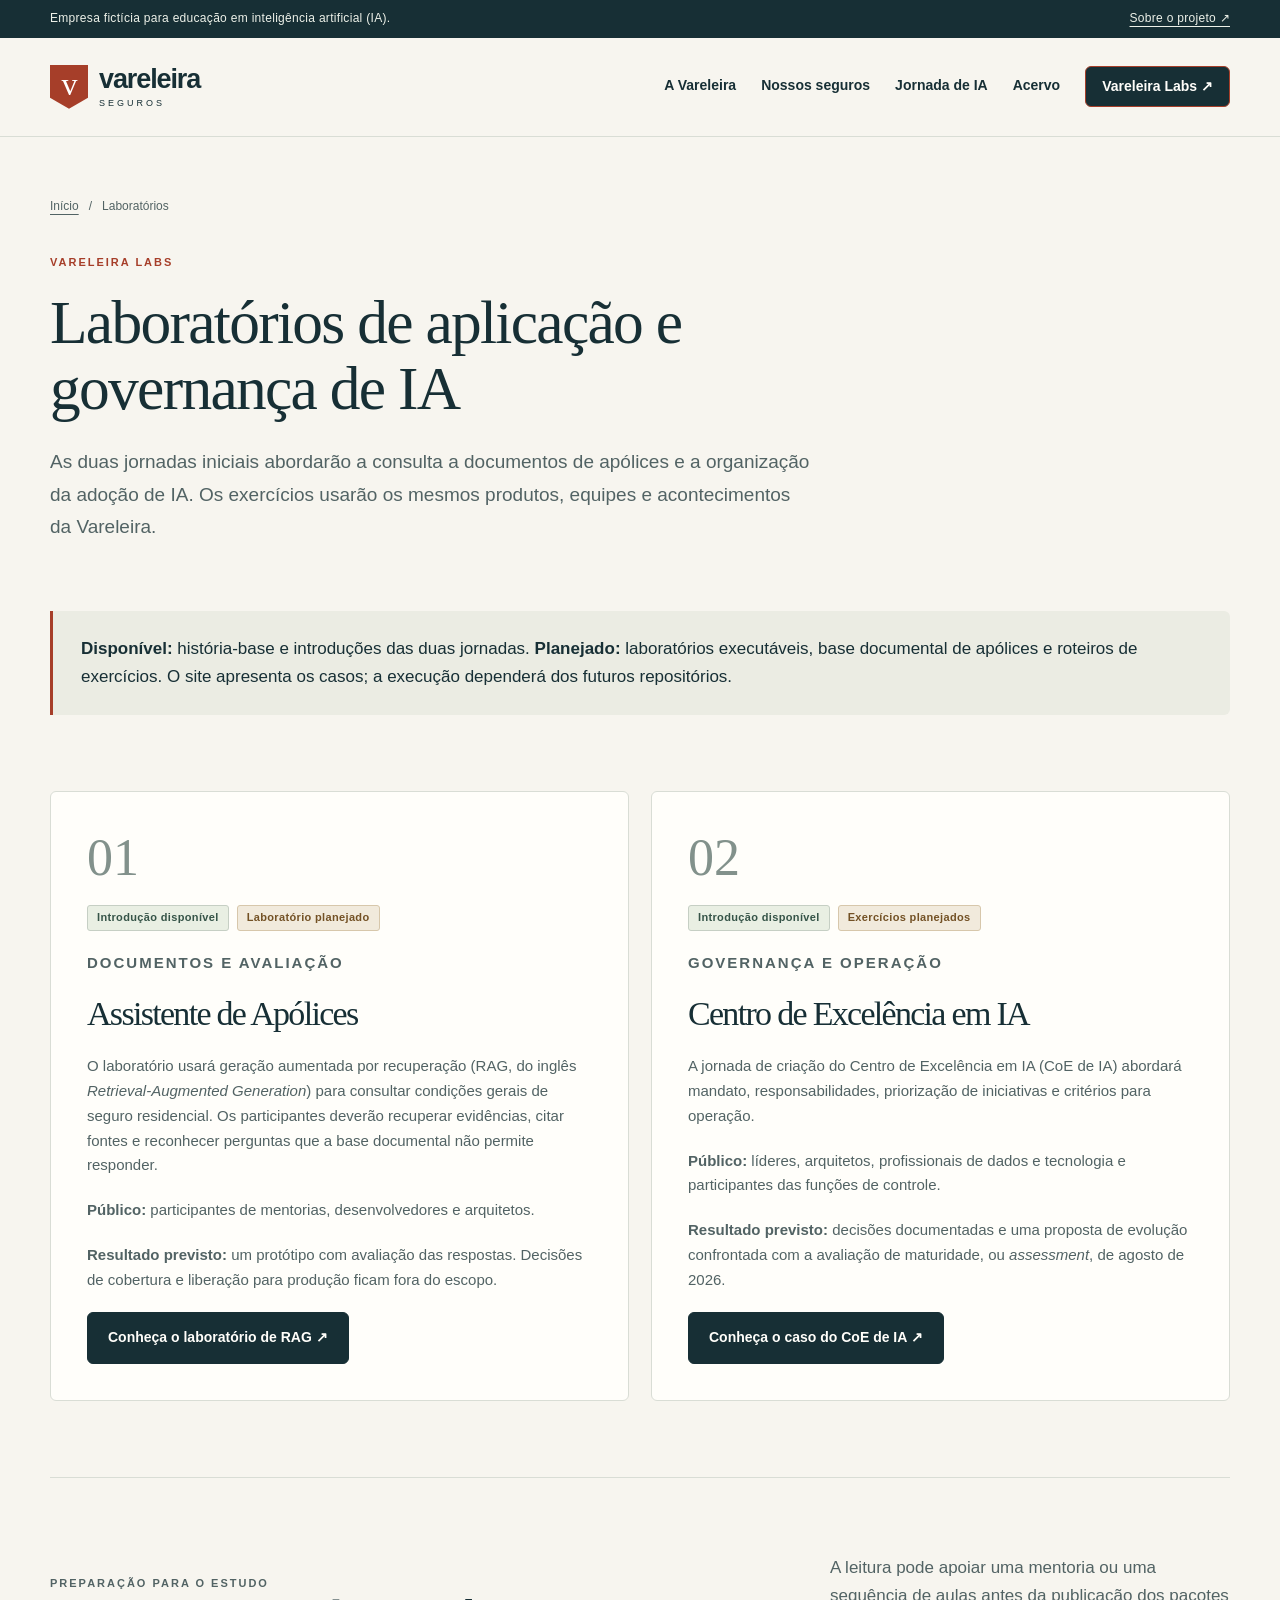
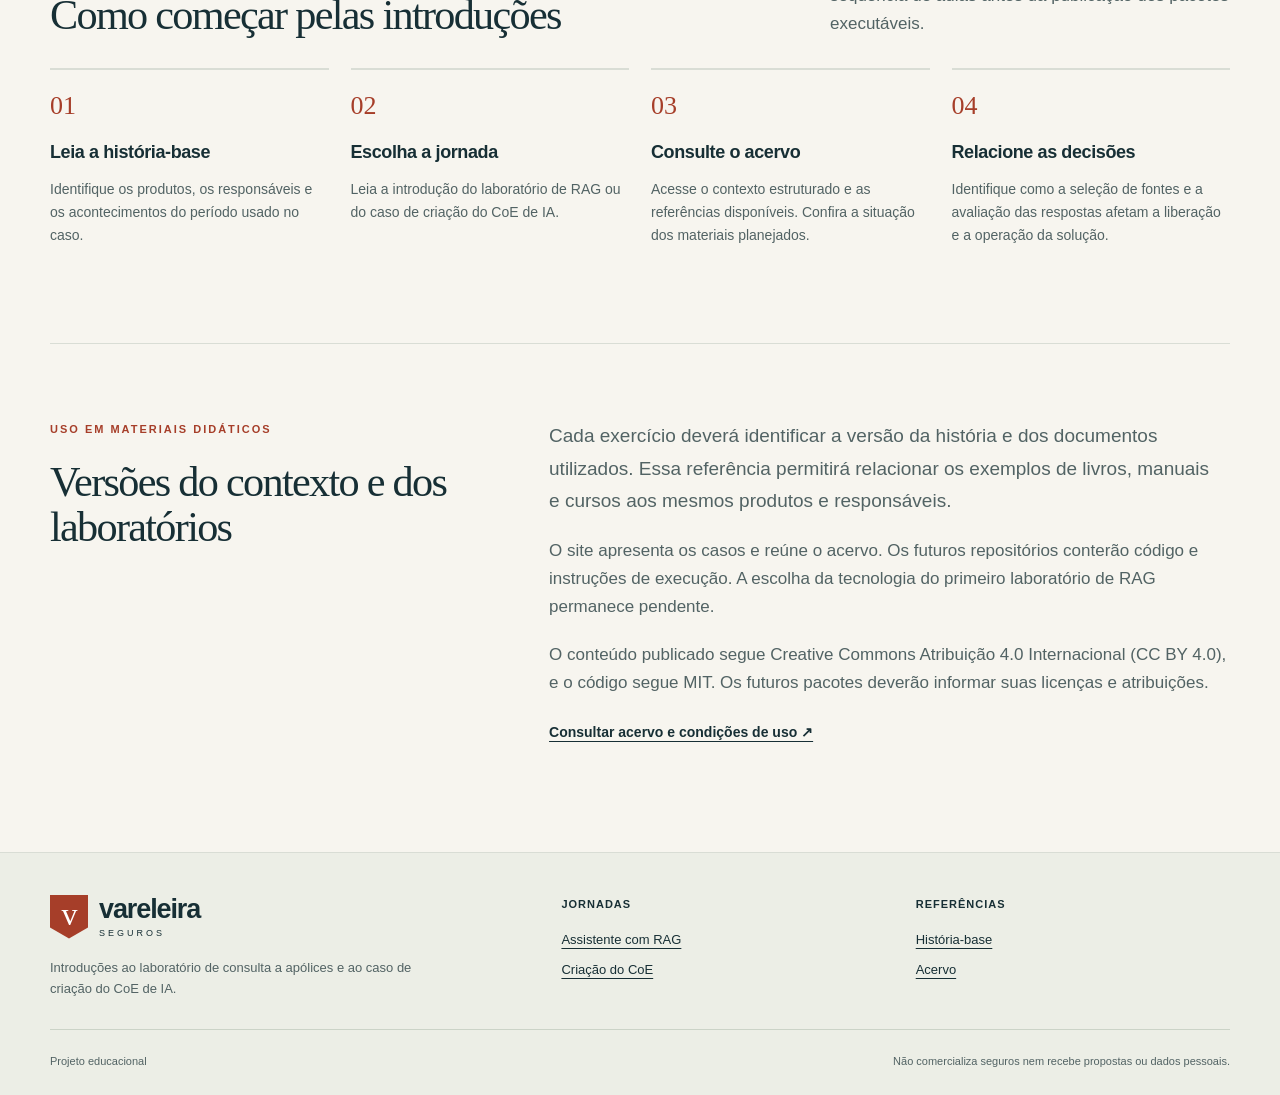
<file: labs.html>
<!doctype html>
<html lang="pt-BR">
<head>
  <meta charset="utf-8"><meta name="viewport" content="width=device-width, initial-scale=1">
  <title>Vareleira Labs · IA com contexto de negócio</title>
  <meta name="description" content="Duas jornadas de aprendizagem: o Assistente de Apólices com RAG e a criação do CoE de IA da Vareleira.">
  <link rel="icon" href="assets/favicon.svg" type="image/svg+xml"><link rel="stylesheet" href="assets/site.css">
</head>
<body>
  <a class="skip" href="#conteudo">Pular para o conteúdo</a>
  <div class="notice"><div class="wrap"><span>Empresa fictícia para educação em inteligência artificial (IA).</span><a class="notice-detail" href="acervo.html#sobre">Sobre o projeto ↗</a></div></div>
  <header class="site-header"><div class="wrap header-inner"><a class="brand" href="index.html" aria-label="Vareleira Seguros, início"><span class="brand-mark" aria-hidden="true">v</span><span>vareleira<small>seguros</small></span></a><nav class="nav" aria-label="Navegação principal"><a href="empresa.html">A Vareleira</a><a href="seguros.html">Nossos seguros</a><a href="coe.html">Jornada de IA</a><a href="acervo.html">Acervo</a><a class="nav-labs" href="labs.html" aria-current="page">Vareleira Labs ↗</a></nav></div></header>
  <main id="conteudo" class="wrap">
    <div class="page-intro"><div class="breadcrumb"><a href="index.html">Início</a><span aria-hidden="true">/</span><span>Laboratórios</span></div><p class="eyebrow">Vareleira Labs</p><h1>Laboratórios de aplicação e governança de IA</h1><p class="lead">As duas jornadas iniciais abordarão a consulta a documentos de apólices e a organização da adoção de IA. Os exercícios usarão os mesmos produtos, equipes e acontecimentos da Vareleira.</p></div>
    <div class="callout"><p><strong>Disponível:</strong> história-base e introduções das duas jornadas. <strong>Planejado:</strong> laboratórios executáveis, base documental de apólices e roteiros de exercícios. O site apresenta os casos; a execução dependerá dos futuros repositórios.</p></div>
    <section class="section grid-2" aria-label="Jornadas de aprendizagem">
      <article class="card lab-card"><span class="lab-number" aria-hidden="true">01</span><div class="tag-row"><span class="tag">Introdução disponível</span><span class="tag planned">Laboratório planejado</span></div><p class="eyebrow">Documentos e avaliação</p><h2>Assistente de Apólices</h2><p>O laboratório usará geração aumentada por recuperação (RAG, do inglês <em>Retrieval-Augmented Generation</em>) para consultar condições gerais de seguro residencial. Os participantes deverão recuperar evidências, citar fontes e reconhecer perguntas que a base documental não permite responder.</p><p><strong>Público:</strong> participantes de mentorias, desenvolvedores e arquitetos.</p><p><strong>Resultado previsto:</strong> um protótipo com avaliação das respostas. Decisões de cobertura e liberação para produção ficam fora do escopo.</p><a class="button" href="rag.html">Conheça o laboratório de RAG ↗</a></article>
      <article class="card lab-card"><span class="lab-number" aria-hidden="true">02</span><div class="tag-row"><span class="tag">Introdução disponível</span><span class="tag planned">Exercícios planejados</span></div><p class="eyebrow">Governança e operação</p><h2>Centro de Excelência em IA</h2><p>A jornada de criação do Centro de Excelência em IA (CoE de IA) abordará mandato, responsabilidades, priorização de iniciativas e critérios para operação.</p><p><strong>Público:</strong> líderes, arquitetos, profissionais de dados e tecnologia e participantes das funções de controle.</p><p><strong>Resultado previsto:</strong> decisões documentadas e uma proposta de evolução confrontada com a avaliação de maturidade, ou <em>assessment</em>, de agosto de 2026.</p><a class="button" href="coe.html">Conheça o caso do CoE de IA ↗</a></article>
    </section>
    <section class="section">
      <div class="section-heading"><div><p class="eyebrow">Preparação para o estudo</p><h2>Como começar pelas introduções</h2></div><p>A leitura pode apoiar uma mentoria ou uma sequência de aulas antes da publicação dos pacotes executáveis.</p></div>
      <ol class="flow"><li><h3>Leia a história-base</h3><p>Identifique os produtos, os responsáveis e os acontecimentos do período usado no caso.</p></li><li><h3>Escolha a jornada</h3><p>Leia a introdução do laboratório de RAG ou do caso de criação do CoE de IA.</p></li><li><h3>Consulte o acervo</h3><p>Acesse o contexto estruturado e as referências disponíveis. Confira a situação dos materiais planejados.</p></li><li><h3>Relacione as decisões</h3><p>Identifique como a seleção de fontes e a avaliação das respostas afetam a liberação e a operação da solução.</p></li></ol>
    </section>
    <section class="section split"><div><p class="eyebrow">Uso em materiais didáticos</p><h2>Versões do contexto e dos laboratórios</h2></div><div><p class="lead">Cada exercício deverá identificar a versão da história e dos documentos utilizados. Essa referência permitirá relacionar os exemplos de livros, manuais e cursos aos mesmos produtos e responsáveis.</p><p class="muted">O site apresenta os casos e reúne o acervo. Os futuros repositórios conterão código e instruções de execução. A escolha da tecnologia do primeiro laboratório de RAG permanece pendente.</p><p class="muted">O conteúdo publicado segue Creative Commons Atribuição 4.0 Internacional (CC BY 4.0), e o código segue MIT. Os futuros pacotes deverão informar suas licenças e atribuições.</p><a class="text-link" href="acervo.html">Consultar acervo e condições de uso ↗</a></div></section>
  </main>
  <footer class="site-footer"><div class="wrap"><div class="footer-top"><div><a class="brand" href="index.html"><span class="brand-mark" aria-hidden="true">v</span><span>vareleira<small>seguros</small></span></a><p>Introduções ao laboratório de consulta a apólices e ao caso de criação do CoE de IA.</p></div><div class="footer-links"><strong>Jornadas</strong><a href="rag.html">Assistente com RAG</a><a href="coe.html">Criação do CoE</a></div><div class="footer-links"><strong>Referências</strong><a href="empresa.html">História-base</a><a href="acervo.html">Acervo</a></div></div><div class="footer-bottom"><span>Projeto educacional</span><span>Não comercializa seguros nem recebe propostas ou dados pessoais.</span></div></div></footer>
</body>
</html>
</file>
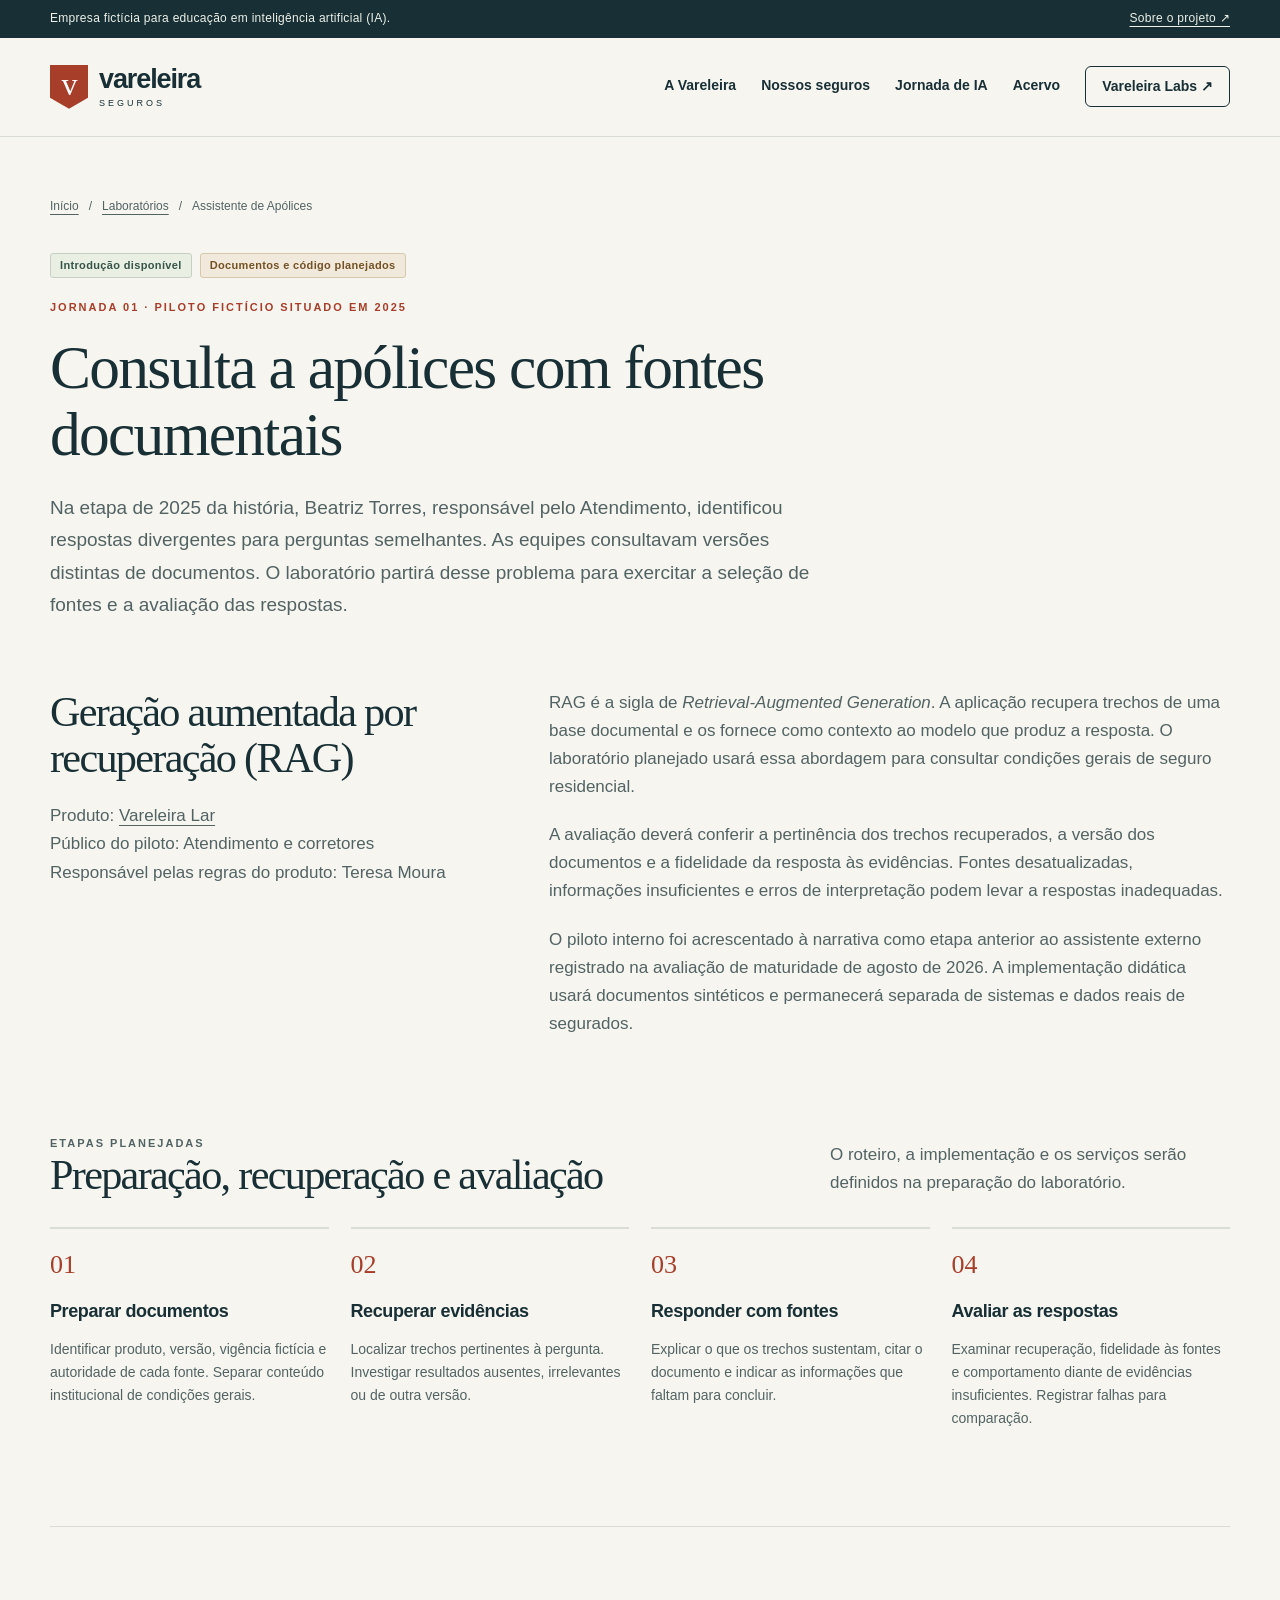
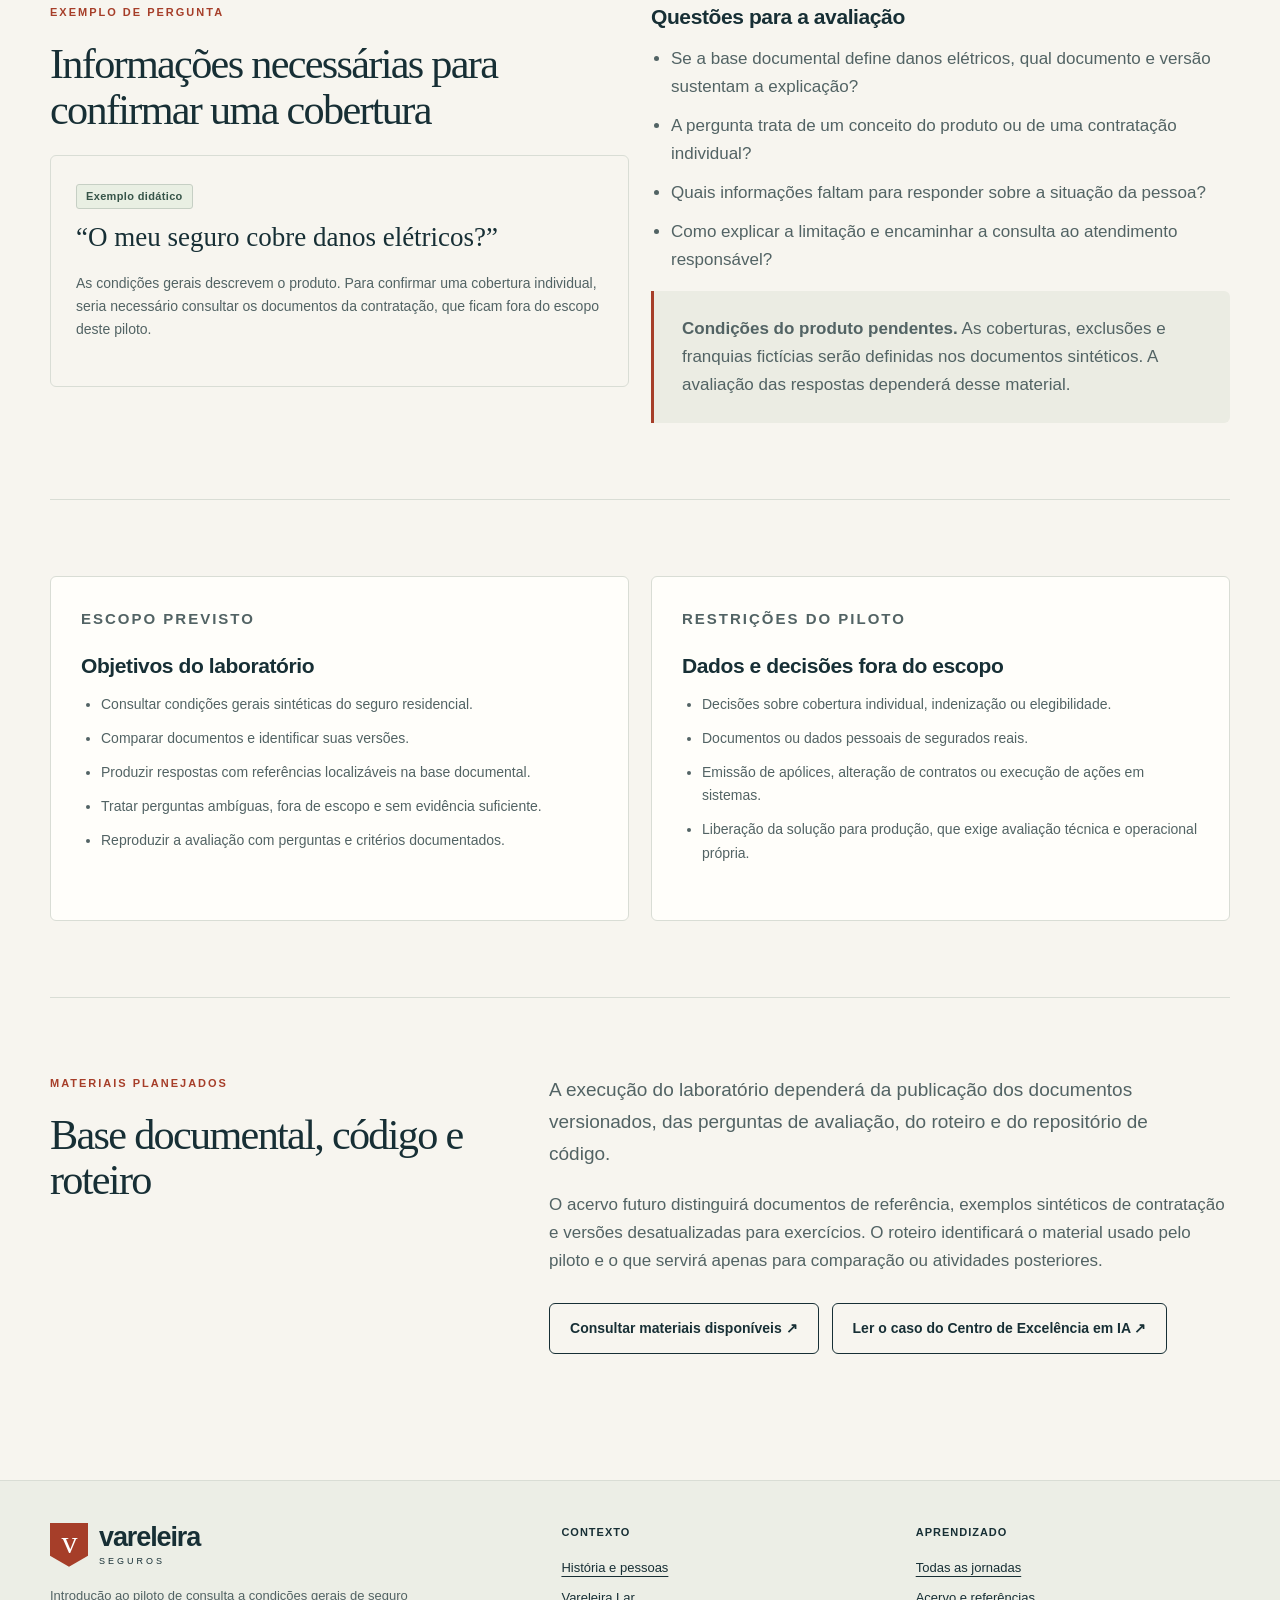
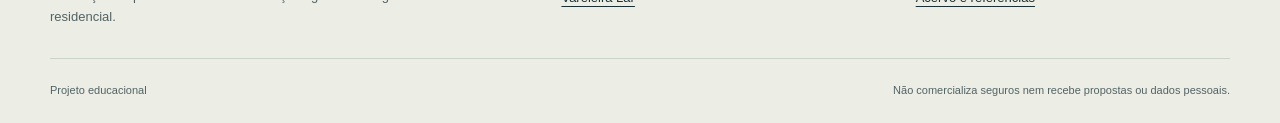
<file: rag.html>
<!doctype html>
<html lang="pt-BR">
<head>
  <meta charset="utf-8"><meta name="viewport" content="width=device-width, initial-scale=1">
  <title>Assistente de Apólices com RAG · Vareleira Labs</title>
  <meta name="description" content="Laboratório planejado de geração aumentada por recuperação: consulta a condições gerais de seguro residencial, referências documentais e avaliação das respostas.">
  <link rel="icon" href="assets/favicon.svg" type="image/svg+xml"><link rel="stylesheet" href="assets/site.css">
</head>
<body>
  <a class="skip" href="#conteudo">Pular para o conteúdo</a>
  <div class="notice"><div class="wrap"><span>Empresa fictícia para educação em inteligência artificial (IA).</span><a class="notice-detail" href="acervo.html#sobre">Sobre o projeto ↗</a></div></div>
  <header class="site-header"><div class="wrap header-inner"><a class="brand" href="index.html" aria-label="Vareleira Seguros, início"><span class="brand-mark" aria-hidden="true">v</span><span>vareleira<small>seguros</small></span></a><nav class="nav" aria-label="Navegação principal"><a href="empresa.html">A Vareleira</a><a href="seguros.html">Nossos seguros</a><a href="coe.html">Jornada de IA</a><a href="acervo.html">Acervo</a><a class="nav-labs" href="labs.html">Vareleira Labs ↗</a></nav></div></header>
  <main id="conteudo" class="wrap">
    <div class="page-intro"><div class="breadcrumb"><a href="index.html">Início</a><span aria-hidden="true">/</span><a href="labs.html">Laboratórios</a><span aria-hidden="true">/</span><span>Assistente de Apólices</span></div><div class="tag-row"><span class="tag">Introdução disponível</span><span class="tag planned">Documentos e código planejados</span></div><p class="eyebrow">Jornada 01 · Piloto fictício situado em 2025</p><h1>Consulta a apólices com fontes documentais</h1><p class="lead">Na etapa de 2025 da história, Beatriz Torres, responsável pelo Atendimento, identificou respostas divergentes para perguntas semelhantes. As equipes consultavam versões distintas de documentos. O laboratório partirá desse problema para exercitar a seleção de fontes e a avaliação das respostas.</p></div>
    <section class="split" aria-label="Problema do laboratório"><div><h2>Geração aumentada por recuperação (RAG)</h2><p class="muted">Produto: <a href="seguros.html#residencial">Vareleira Lar</a><br>Público do piloto: Atendimento e corretores<br>Responsável pelas regras do produto: Teresa Moura</p></div><div class="prose"><p>RAG é a sigla de <em>Retrieval-Augmented Generation</em>. A aplicação recupera trechos de uma base documental e os fornece como contexto ao modelo que produz a resposta. O laboratório planejado usará essa abordagem para consultar condições gerais de seguro residencial.</p><p>A avaliação deverá conferir a pertinência dos trechos recuperados, a versão dos documentos e a fidelidade da resposta às evidências. Fontes desatualizadas, informações insuficientes e erros de interpretação podem levar a respostas inadequadas.</p><p>O piloto interno foi acrescentado à narrativa como etapa anterior ao assistente externo registrado na avaliação de maturidade de agosto de 2026. A implementação didática usará documentos sintéticos e permanecerá separada de sistemas e dados reais de segurados.</p></div></section>
    <section class="section">
      <div class="section-heading"><div><p class="eyebrow">Etapas planejadas</p><h2>Preparação, recuperação e avaliação</h2></div><p>O roteiro, a implementação e os serviços serão definidos na preparação do laboratório.</p></div>
      <ol class="flow"><li><h3>Preparar documentos</h3><p>Identificar produto, versão, vigência fictícia e autoridade de cada fonte. Separar conteúdo institucional de condições gerais.</p></li><li><h3>Recuperar evidências</h3><p>Localizar trechos pertinentes à pergunta. Investigar resultados ausentes, irrelevantes ou de outra versão.</p></li><li><h3>Responder com fontes</h3><p>Explicar o que os trechos sustentam, citar o documento e indicar as informações que faltam para concluir.</p></li><li><h3>Avaliar as respostas</h3><p>Examinar recuperação, fidelidade às fontes e comportamento diante de evidências insuficientes. Registrar falhas para comparação.</p></li></ol>
    </section>
    <section class="section grid-2">
      <div><p class="eyebrow">Exemplo de pergunta</p><h2>Informações necessárias para confirmar uma cobertura</h2><div class="question"><span class="tag">Exemplo didático</span><blockquote>“O meu seguro cobre danos elétricos?”</blockquote><p class="small muted">As condições gerais descrevem o produto. Para confirmar uma cobertura individual, seria necessário consultar os documentos da contratação, que ficam fora do escopo deste piloto.</p></div></div>
      <div class="prose"><h3>Questões para a avaliação</h3><ul class="list-clean"><li>Se a base documental define danos elétricos, qual documento e versão sustentam a explicação?</li><li>A pergunta trata de um conceito do produto ou de uma contratação individual?</li><li>Quais informações faltam para responder sobre a situação da pessoa?</li><li>Como explicar a limitação e encaminhar a consulta ao atendimento responsável?</li></ul><div class="callout"><p><strong>Condições do produto pendentes.</strong> As coberturas, exclusões e franquias fictícias serão definidas nos documentos sintéticos. A avaliação das respostas dependerá desse material.</p></div></div>
    </section>
    <section class="section grid-2">
      <article class="card"><p class="eyebrow">Escopo previsto</p><h3>Objetivos do laboratório</h3><ul class="list-clean small muted"><li>Consultar condições gerais sintéticas do seguro residencial.</li><li>Comparar documentos e identificar suas versões.</li><li>Produzir respostas com referências localizáveis na base documental.</li><li>Tratar perguntas ambíguas, fora de escopo e sem evidência suficiente.</li><li>Reproduzir a avaliação com perguntas e critérios documentados.</li></ul></article>
      <article class="card"><p class="eyebrow">Restrições do piloto</p><h3>Dados e decisões fora do escopo</h3><ul class="list-clean small muted"><li>Decisões sobre cobertura individual, indenização ou elegibilidade.</li><li>Documentos ou dados pessoais de segurados reais.</li><li>Emissão de apólices, alteração de contratos ou execução de ações em sistemas.</li><li>Liberação da solução para produção, que exige avaliação técnica e operacional própria.</li></ul></article>
    </section>
    <section class="section split"><div><p class="eyebrow">Materiais planejados</p><h2>Base documental, código e roteiro</h2></div><div><p class="lead">A execução do laboratório dependerá da publicação dos documentos versionados, das perguntas de avaliação, do roteiro e do repositório de código.</p><p class="muted">O acervo futuro distinguirá documentos de referência, exemplos sintéticos de contratação e versões desatualizadas para exercícios. O roteiro identificará o material usado pelo piloto e o que servirá apenas para comparação ou atividades posteriores.</p><div class="actions"><a class="button secondary" href="acervo.html">Consultar materiais disponíveis ↗</a><a class="button secondary" href="coe.html">Ler o caso do Centro de Excelência em IA ↗</a></div></div></section>
  </main>
  <footer class="site-footer"><div class="wrap"><div class="footer-top"><div><a class="brand" href="index.html"><span class="brand-mark" aria-hidden="true">v</span><span>vareleira<small>seguros</small></span></a><p>Introdução ao piloto de consulta a condições gerais de seguro residencial.</p></div><div class="footer-links"><strong>Contexto</strong><a href="empresa.html">História e pessoas</a><a href="seguros.html#residencial">Vareleira Lar</a></div><div class="footer-links"><strong>Aprendizado</strong><a href="labs.html">Todas as jornadas</a><a href="acervo.html">Acervo e referências</a></div></div><div class="footer-bottom"><span>Projeto educacional</span><span>Não comercializa seguros nem recebe propostas ou dados pessoais.</span></div></div></footer>
</body>
</html>
</file>
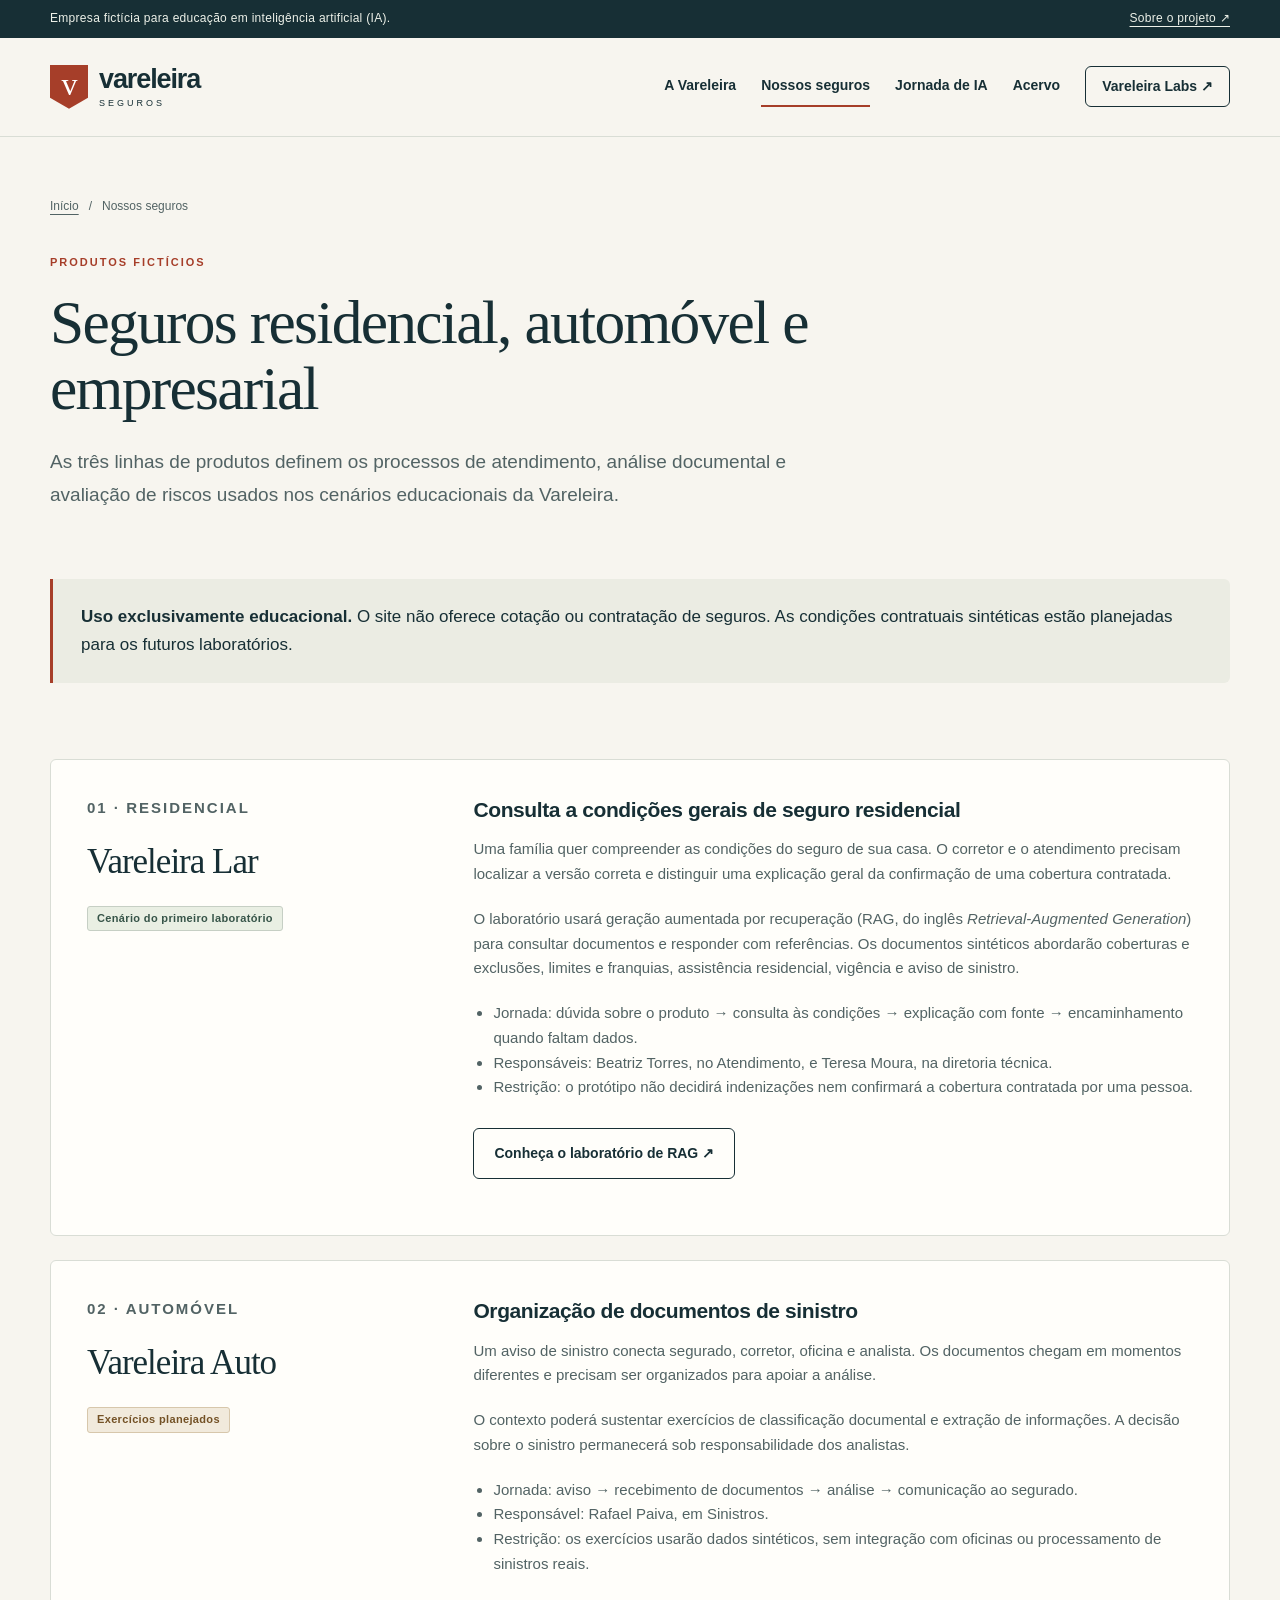
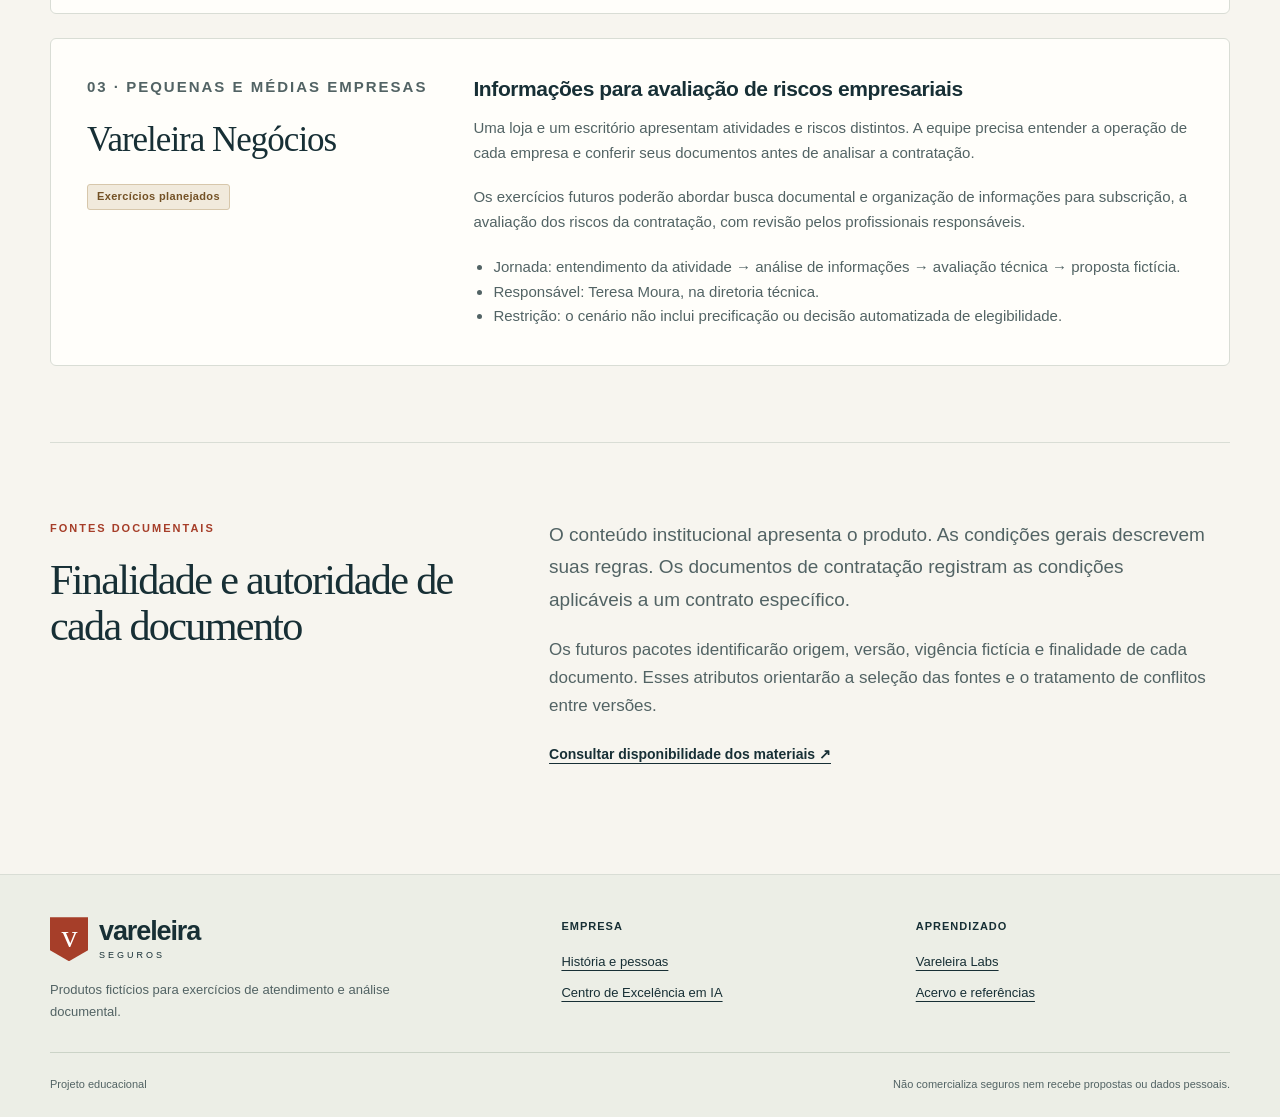
<file: seguros.html>
<!doctype html>
<html lang="pt-BR">
<head>
  <meta charset="utf-8"><meta name="viewport" content="width=device-width, initial-scale=1">
  <title>Nossos seguros · Vareleira</title>
  <meta name="description" content="Produtos fictícios residencial, automóvel e empresarial para os cenários educacionais da Vareleira. Não há oferta de seguros.">
  <link rel="icon" href="assets/favicon.svg" type="image/svg+xml"><link rel="stylesheet" href="assets/site.css">
</head>
<body>
  <a class="skip" href="#conteudo">Pular para o conteúdo</a>
  <div class="notice"><div class="wrap"><span>Empresa fictícia para educação em inteligência artificial (IA).</span><a class="notice-detail" href="acervo.html#sobre">Sobre o projeto ↗</a></div></div>
  <header class="site-header"><div class="wrap header-inner"><a class="brand" href="index.html" aria-label="Vareleira Seguros, início"><span class="brand-mark" aria-hidden="true">v</span><span>vareleira<small>seguros</small></span></a><nav class="nav" aria-label="Navegação principal"><a href="empresa.html">A Vareleira</a><a href="seguros.html" aria-current="page">Nossos seguros</a><a href="coe.html">Jornada de IA</a><a href="acervo.html">Acervo</a><a class="nav-labs" href="labs.html">Vareleira Labs ↗</a></nav></div></header>
  <main id="conteudo" class="wrap">
    <div class="page-intro"><div class="breadcrumb"><a href="index.html">Início</a><span aria-hidden="true">/</span><span>Nossos seguros</span></div><p class="eyebrow">Produtos fictícios</p><h1>Seguros residencial, automóvel e empresarial</h1><p class="lead">As três linhas de produtos definem os processos de atendimento, análise documental e avaliação de riscos usados nos cenários educacionais da Vareleira.</p></div>
    <div class="callout"><p><strong>Uso exclusivamente educacional.</strong> O site não oferece cotação ou contratação de seguros. As condições contratuais sintéticas estão planejadas para os futuros laboratórios.</p></div>
    <section class="section stack" aria-label="Linhas de produtos fictícios">
      <article class="product" id="residencial"><div><p class="eyebrow">01 · Residencial</p><h2 class="product-name">Vareleira Lar</h2><span class="tag">Cenário do primeiro laboratório</span></div><div><h3>Consulta a condições gerais de seguro residencial</h3><p>Uma família quer compreender as condições do seguro de sua casa. O corretor e o atendimento precisam localizar a versão correta e distinguir uma explicação geral da confirmação de uma cobertura contratada.</p><p>O laboratório usará geração aumentada por recuperação (RAG, do inglês <em>Retrieval-Augmented Generation</em>) para consultar documentos e responder com referências. Os documentos sintéticos abordarão coberturas e exclusões, limites e franquias, assistência residencial, vigência e aviso de sinistro.</p><ul><li>Jornada: dúvida sobre o produto → consulta às condições → explicação com fonte → encaminhamento quando faltam dados.</li><li>Responsáveis: Beatriz Torres, no Atendimento, e Teresa Moura, na diretoria técnica.</li><li>Restrição: o protótipo não decidirá indenizações nem confirmará a cobertura contratada por uma pessoa.</li></ul><div class="actions"><a class="button secondary" href="rag.html">Conheça o laboratório de RAG ↗</a></div></div></article>
      <article class="product" id="automovel"><div><p class="eyebrow">02 · Automóvel</p><h2 class="product-name">Vareleira Auto</h2><span class="tag planned">Exercícios planejados</span></div><div><h3>Organização de documentos de sinistro</h3><p>Um aviso de sinistro conecta segurado, corretor, oficina e analista. Os documentos chegam em momentos diferentes e precisam ser organizados para apoiar a análise.</p><p>O contexto poderá sustentar exercícios de classificação documental e extração de informações. A decisão sobre o sinistro permanecerá sob responsabilidade dos analistas.</p><ul><li>Jornada: aviso → recebimento de documentos → análise → comunicação ao segurado.</li><li>Responsável: Rafael Paiva, em Sinistros.</li><li>Restrição: os exercícios usarão dados sintéticos, sem integração com oficinas ou processamento de sinistros reais.</li></ul></div></article>
      <article class="product" id="empresas"><div><p class="eyebrow">03 · Pequenas e médias empresas</p><h2 class="product-name">Vareleira Negócios</h2><span class="tag planned">Exercícios planejados</span></div><div><h3>Informações para avaliação de riscos empresariais</h3><p>Uma loja e um escritório apresentam atividades e riscos distintos. A equipe precisa entender a operação de cada empresa e conferir seus documentos antes de analisar a contratação.</p><p>Os exercícios futuros poderão abordar busca documental e organização de informações para subscrição, a avaliação dos riscos da contratação, com revisão pelos profissionais responsáveis.</p><ul><li>Jornada: entendimento da atividade → análise de informações → avaliação técnica → proposta fictícia.</li><li>Responsável: Teresa Moura, na diretoria técnica.</li><li>Restrição: o cenário não inclui precificação ou decisão automatizada de elegibilidade.</li></ul></div></article>
    </section>
    <section class="section split"><div><p class="eyebrow">Fontes documentais</p><h2>Finalidade e autoridade de cada documento</h2></div><div><p class="lead">O conteúdo institucional apresenta o produto. As condições gerais descrevem suas regras. Os documentos de contratação registram as condições aplicáveis a um contrato específico.</p><p class="muted">Os futuros pacotes identificarão origem, versão, vigência fictícia e finalidade de cada documento. Esses atributos orientarão a seleção das fontes e o tratamento de conflitos entre versões.</p><a class="text-link" href="acervo.html">Consultar disponibilidade dos materiais ↗</a></div></section>
  </main>
  <footer class="site-footer"><div class="wrap"><div class="footer-top"><div><a class="brand" href="index.html"><span class="brand-mark" aria-hidden="true">v</span><span>vareleira<small>seguros</small></span></a><p>Produtos fictícios para exercícios de atendimento e análise documental.</p></div><div class="footer-links"><strong>Empresa</strong><a href="empresa.html">História e pessoas</a><a href="coe.html">Centro de Excelência em IA</a></div><div class="footer-links"><strong>Aprendizado</strong><a href="labs.html">Vareleira Labs</a><a href="acervo.html">Acervo e referências</a></div></div><div class="footer-bottom"><span>Projeto educacional</span><span>Não comercializa seguros nem recebe propostas ou dados pessoais.</span></div></div></footer>
</body>
</html>
</file>
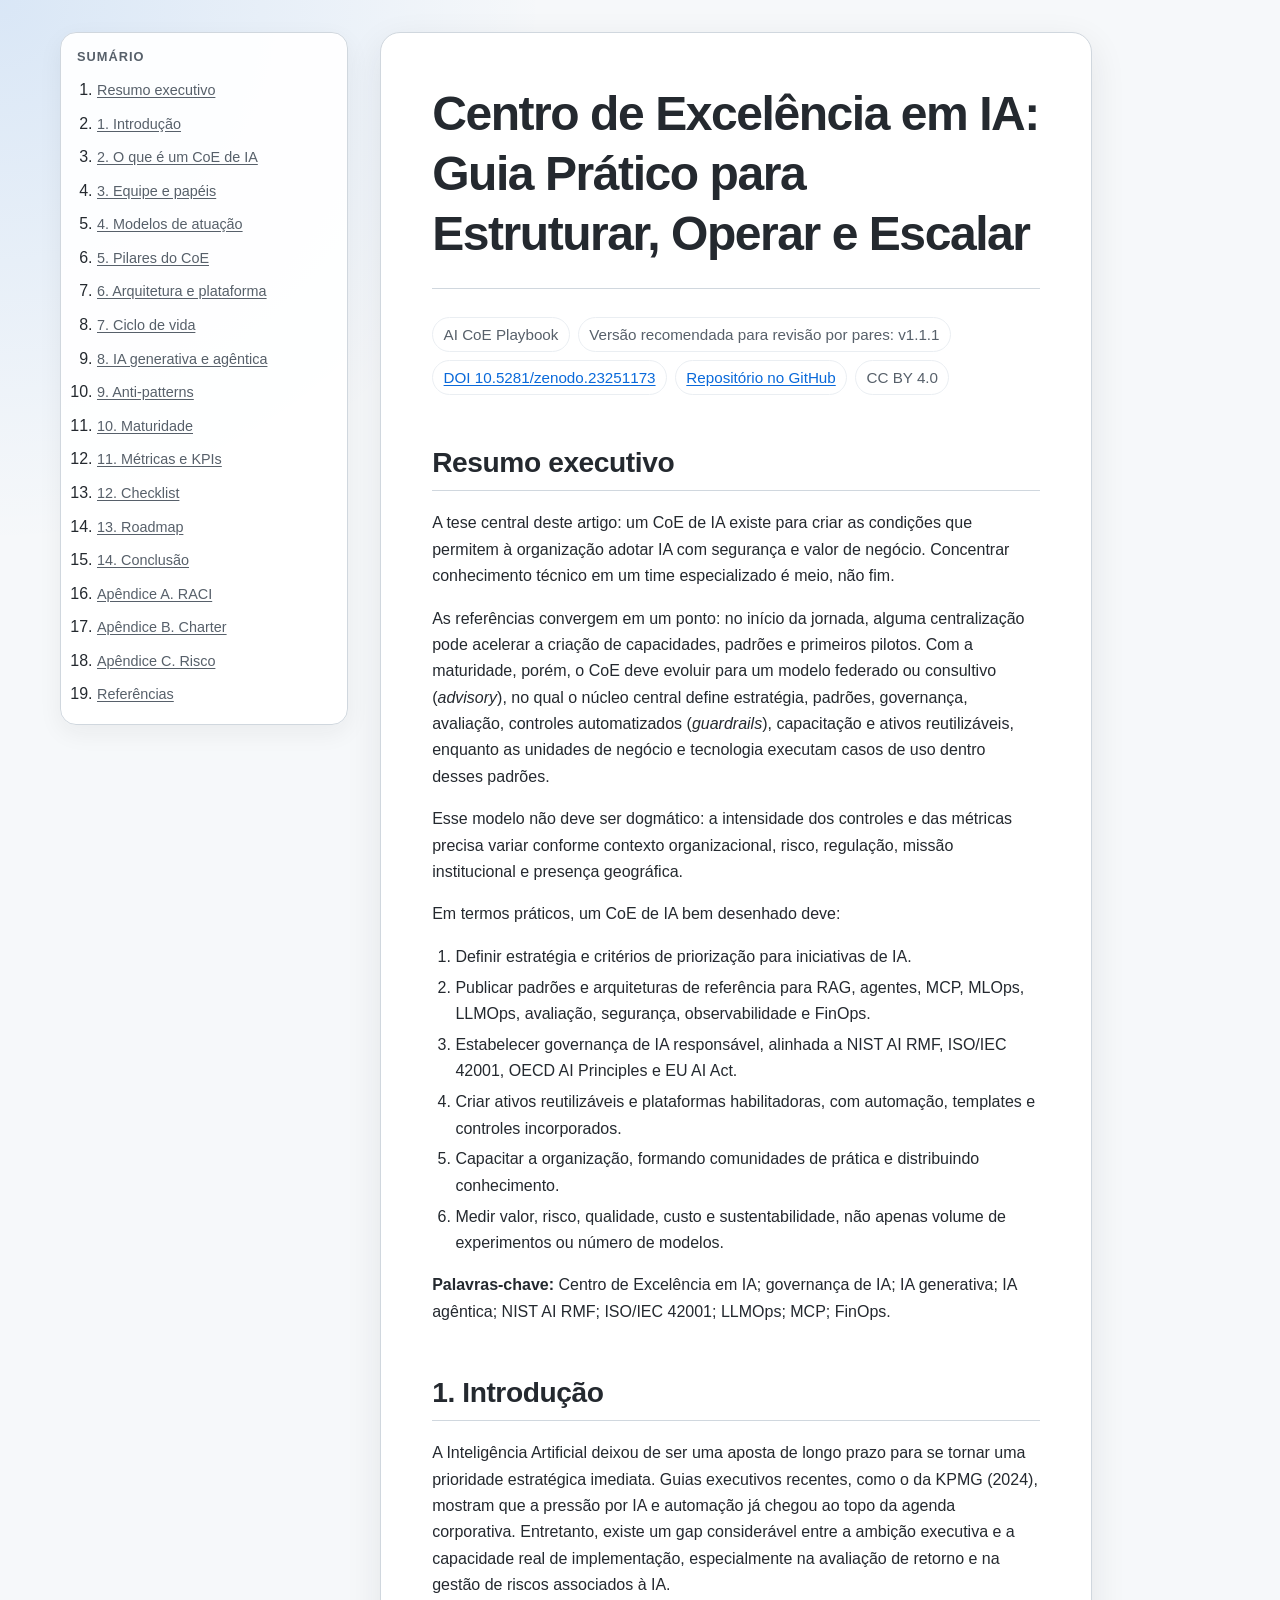
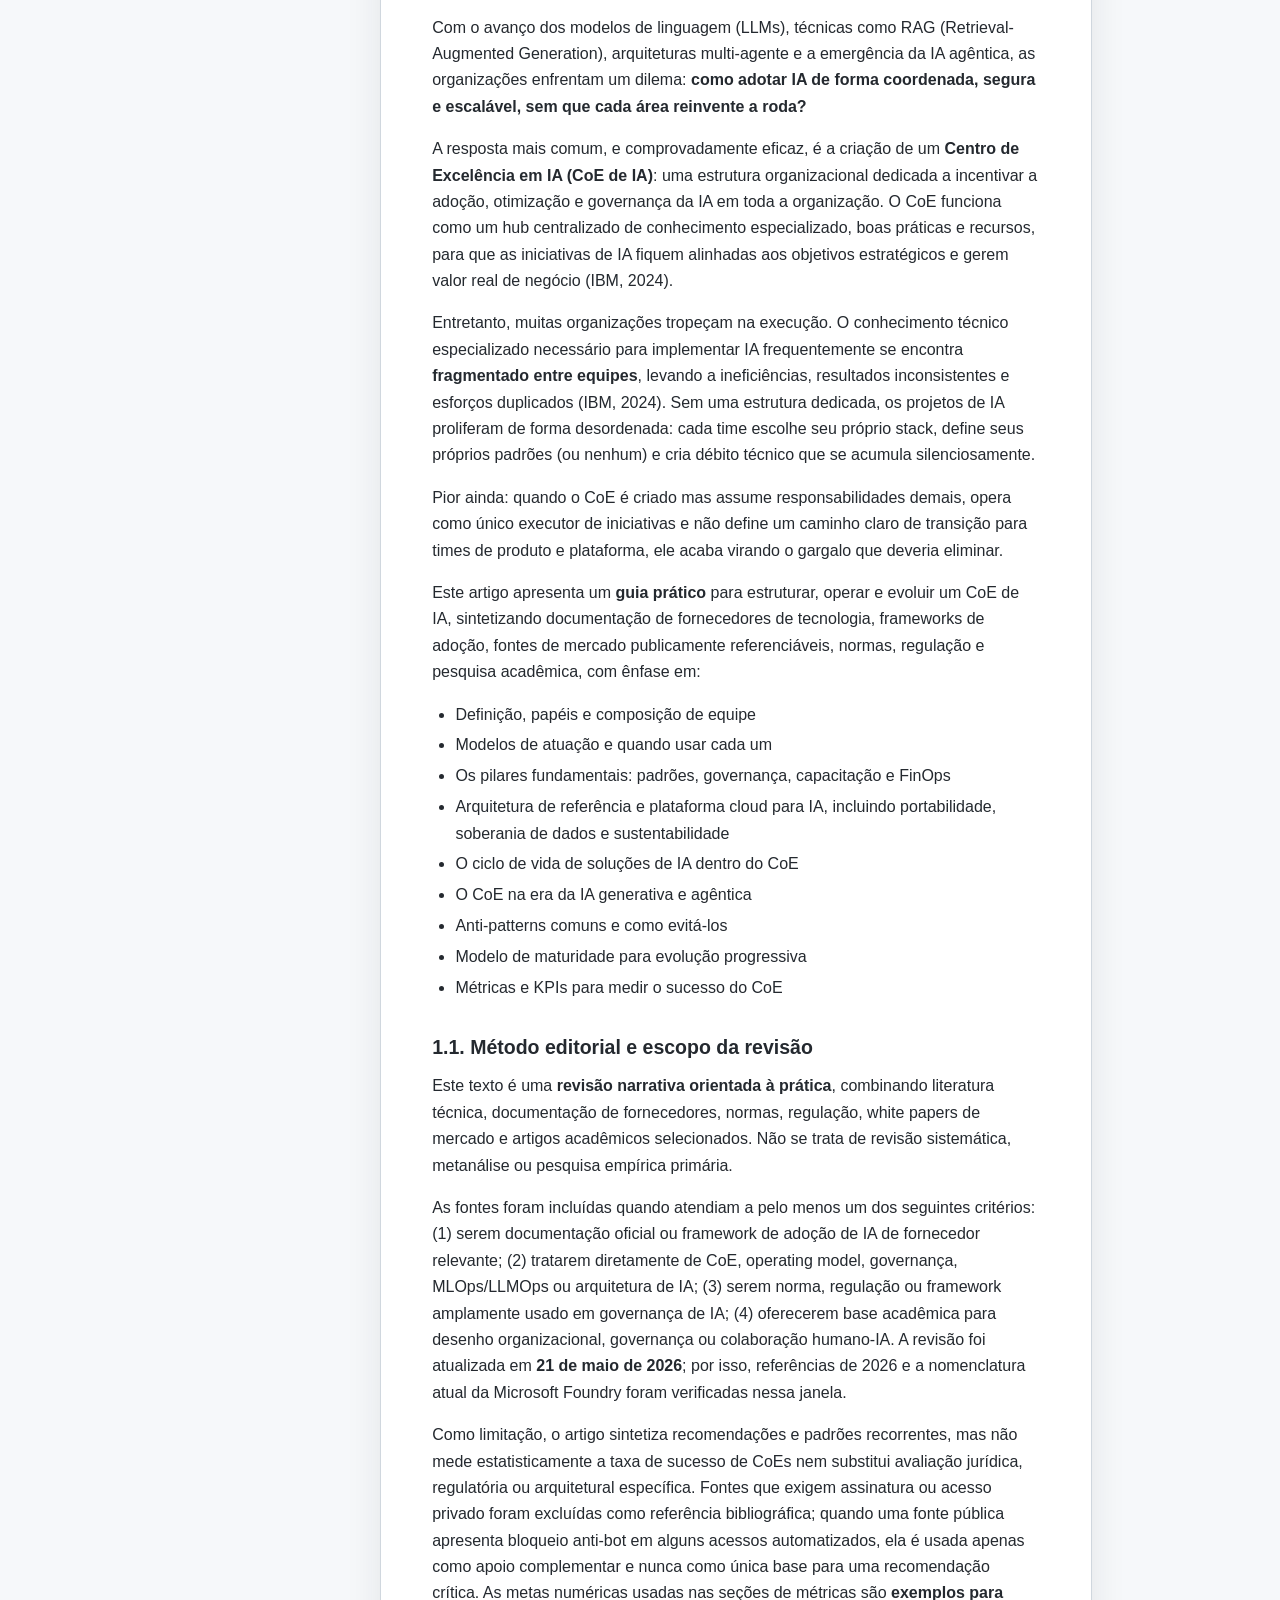
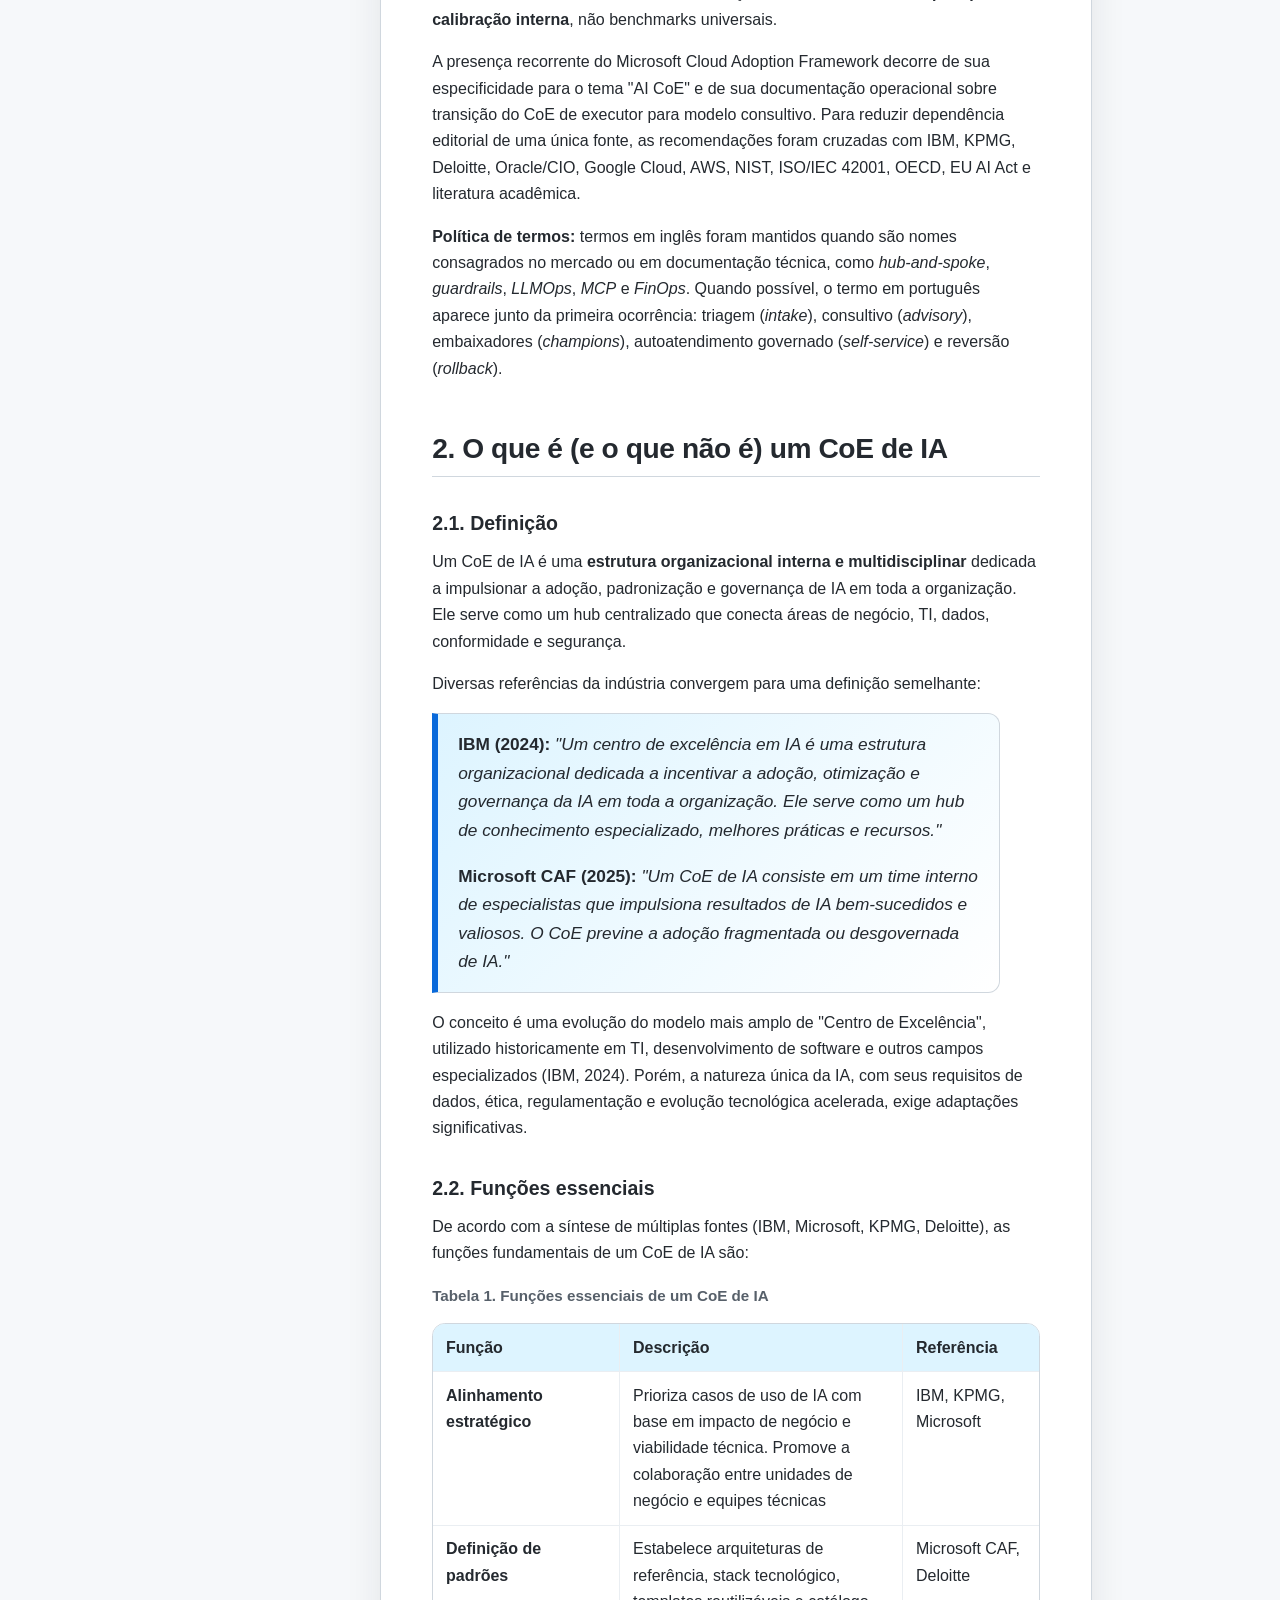
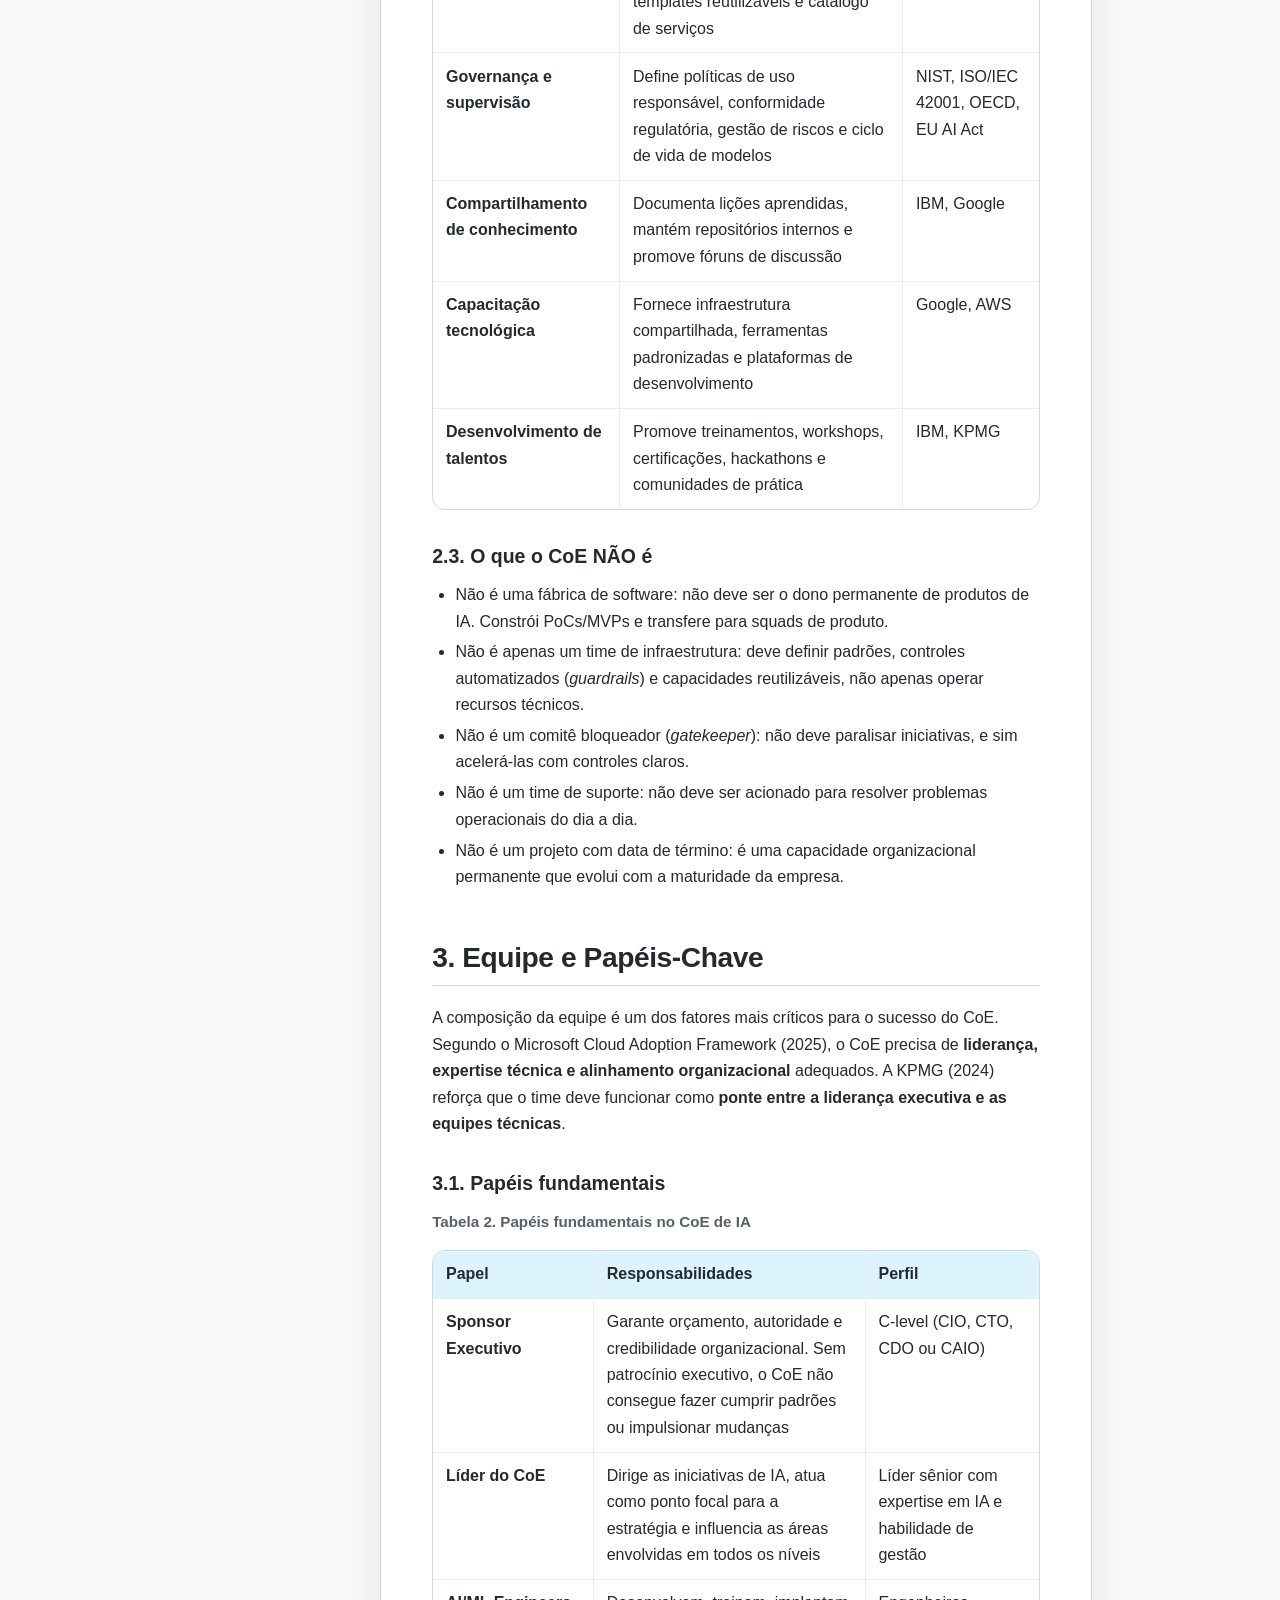
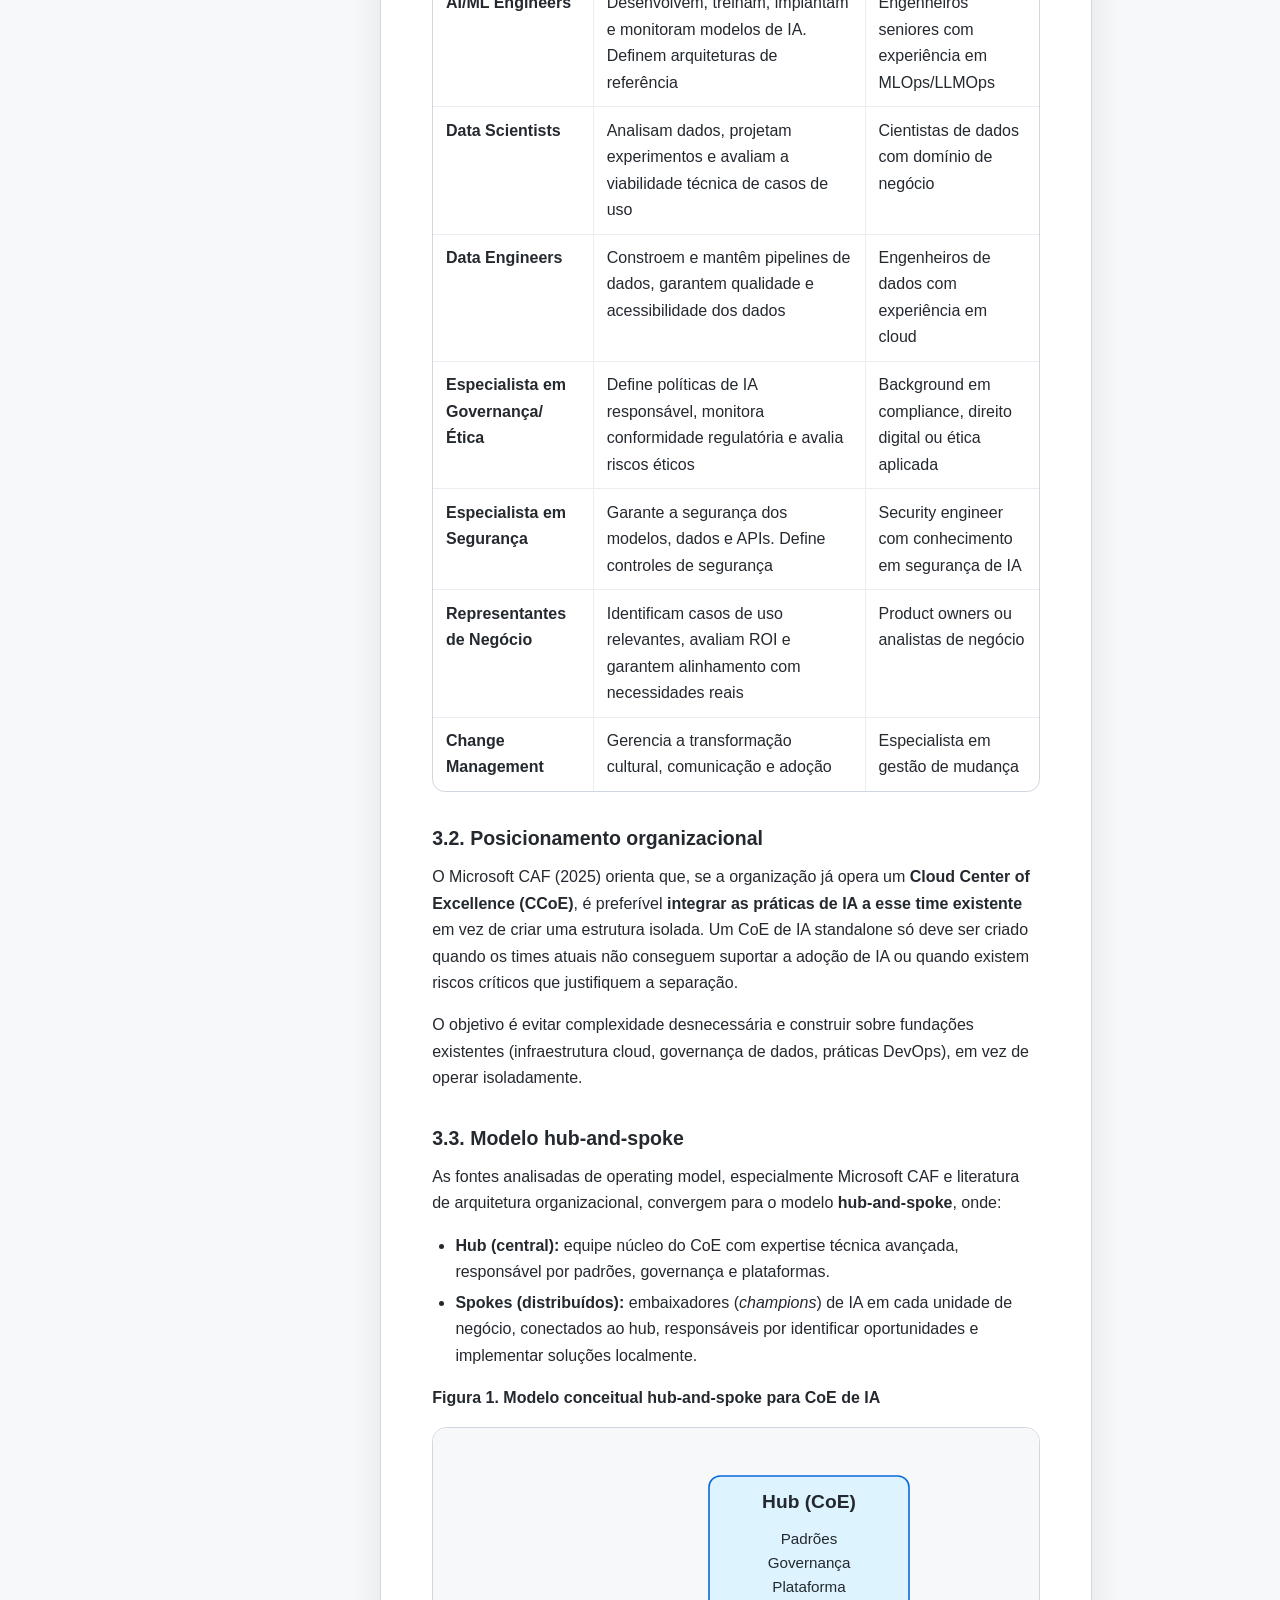
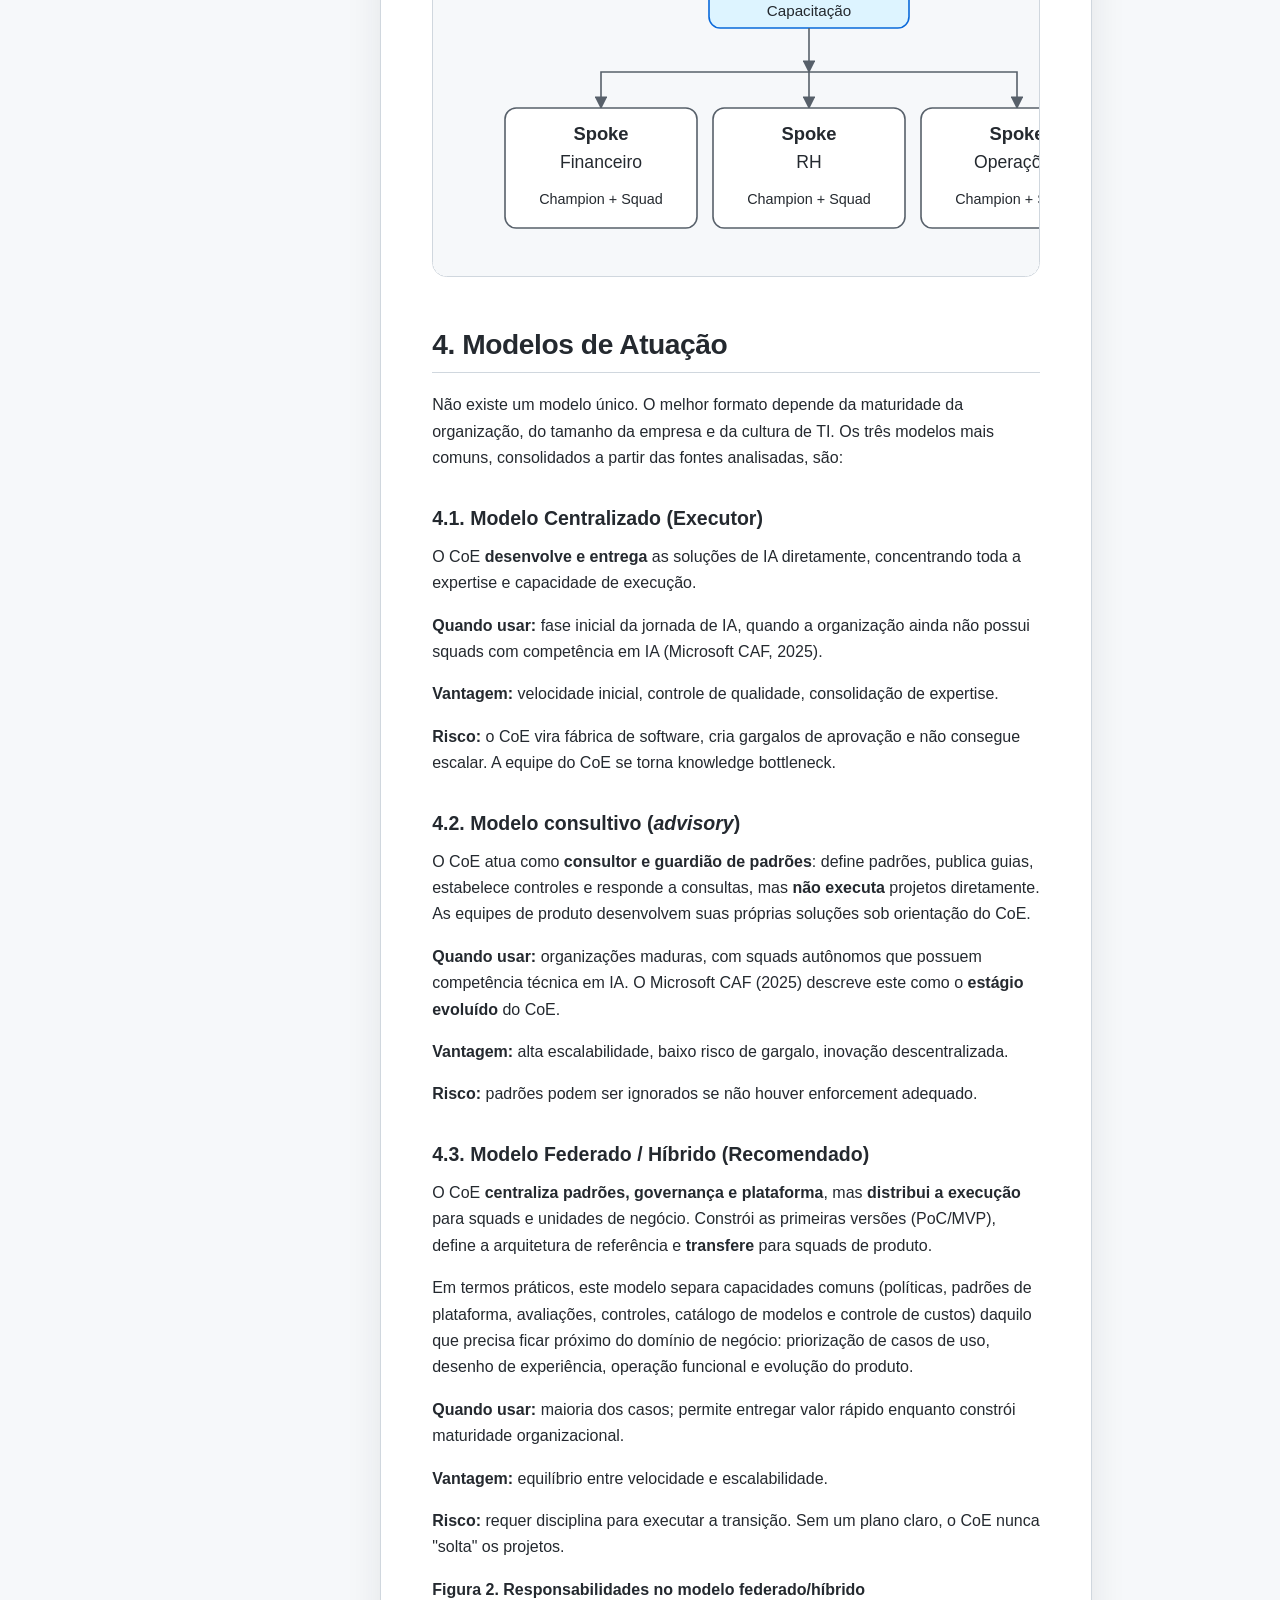
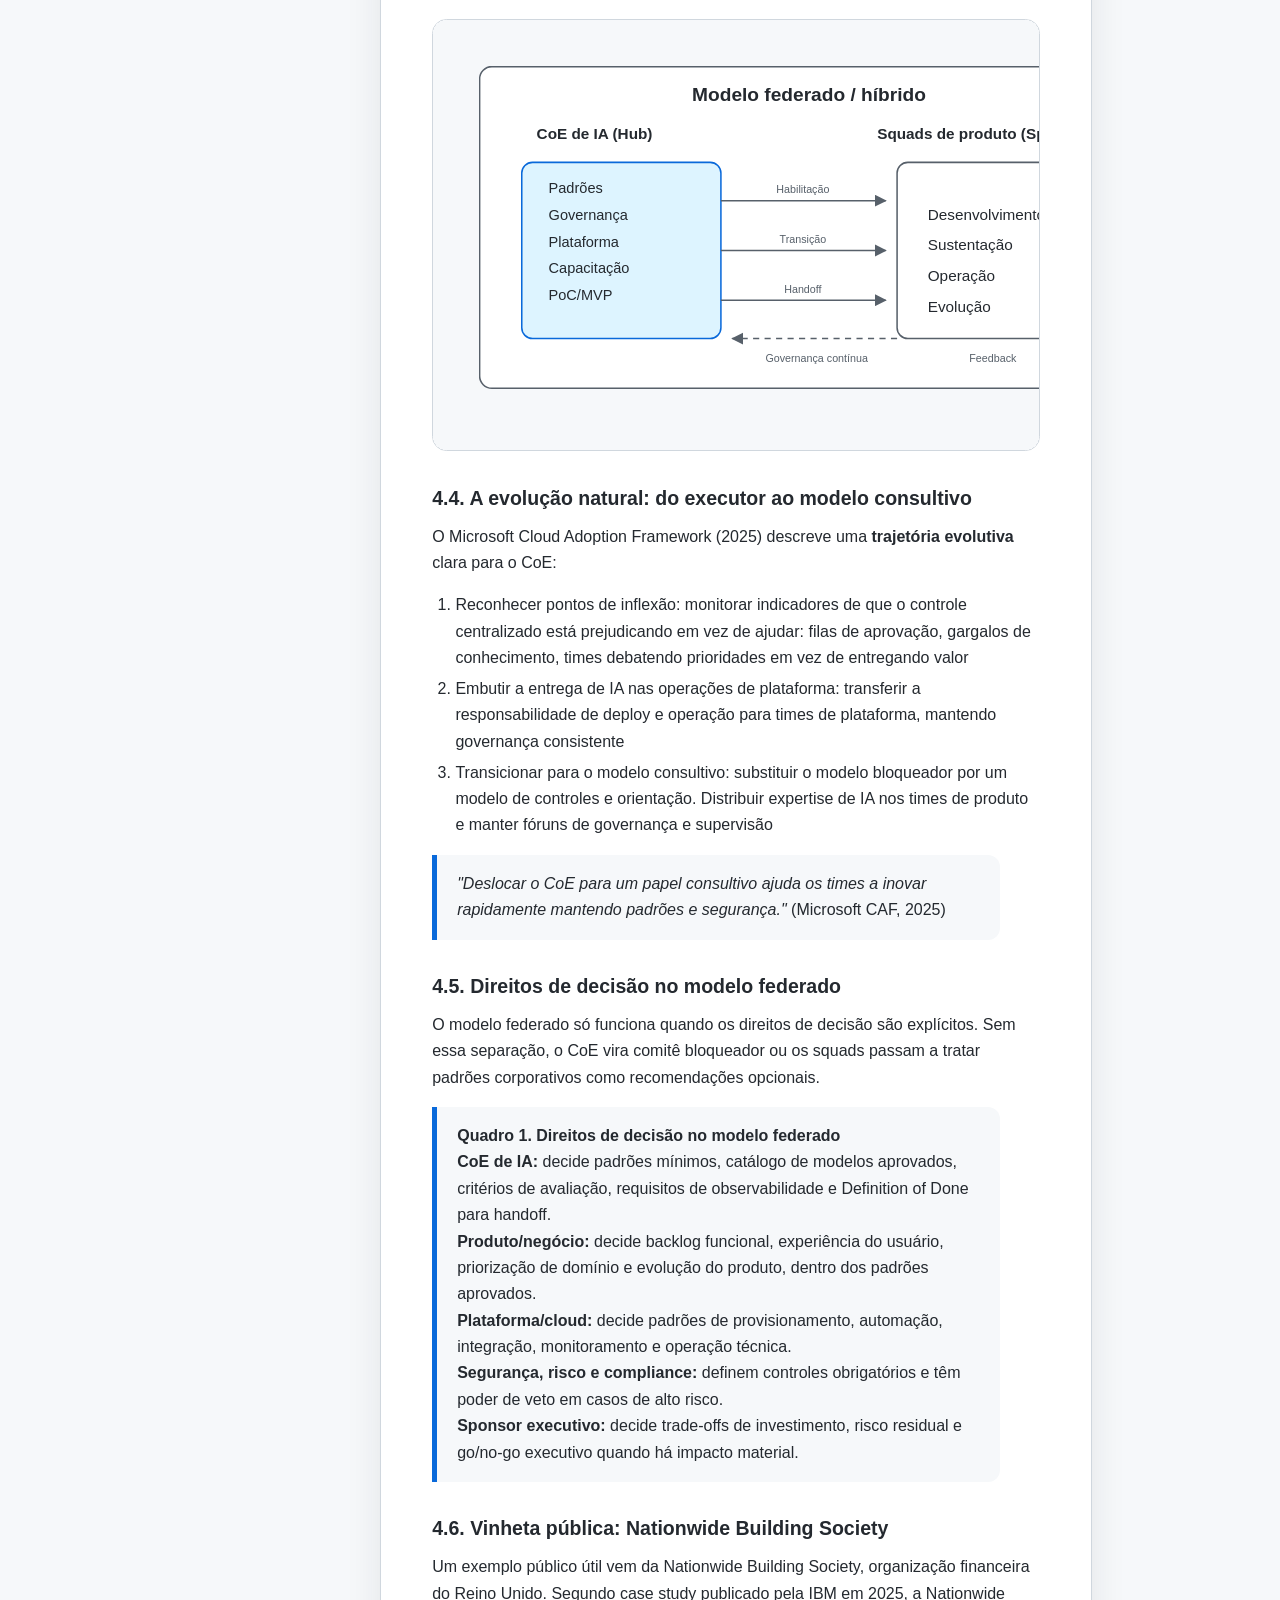
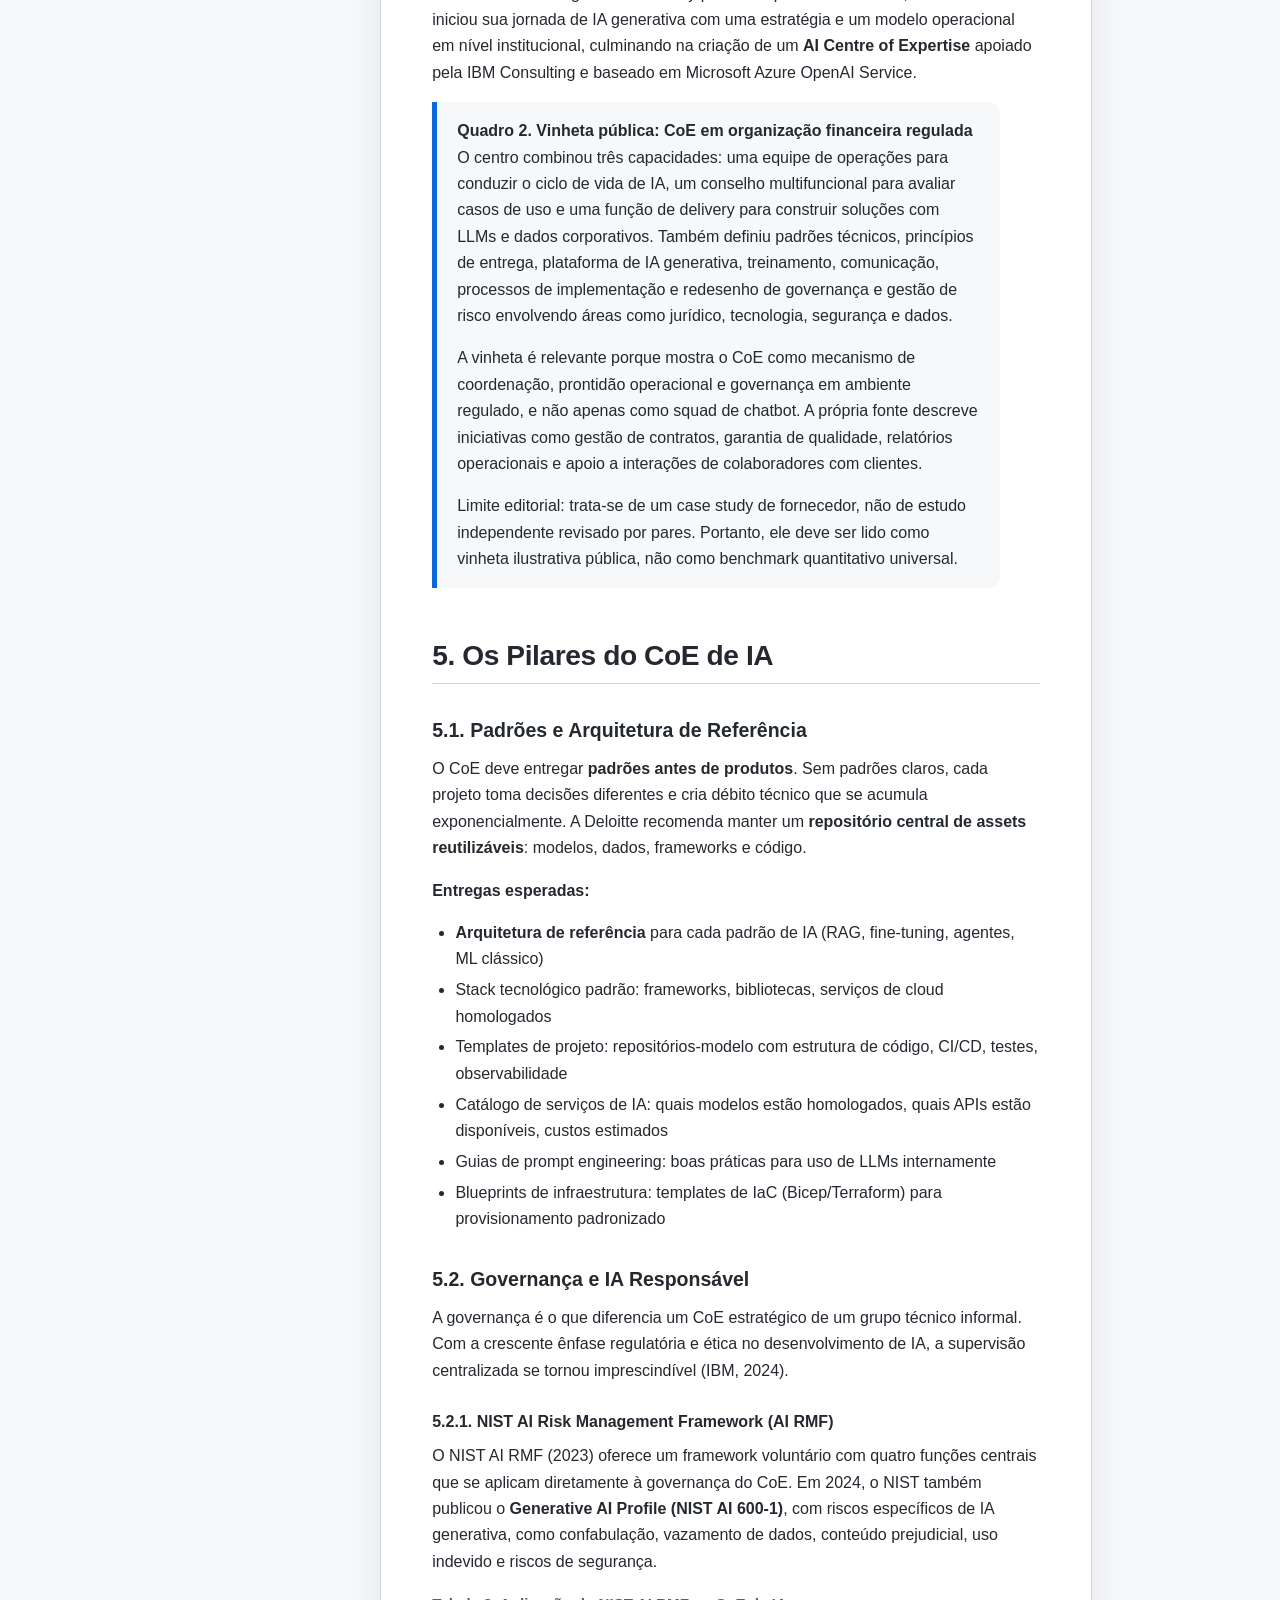
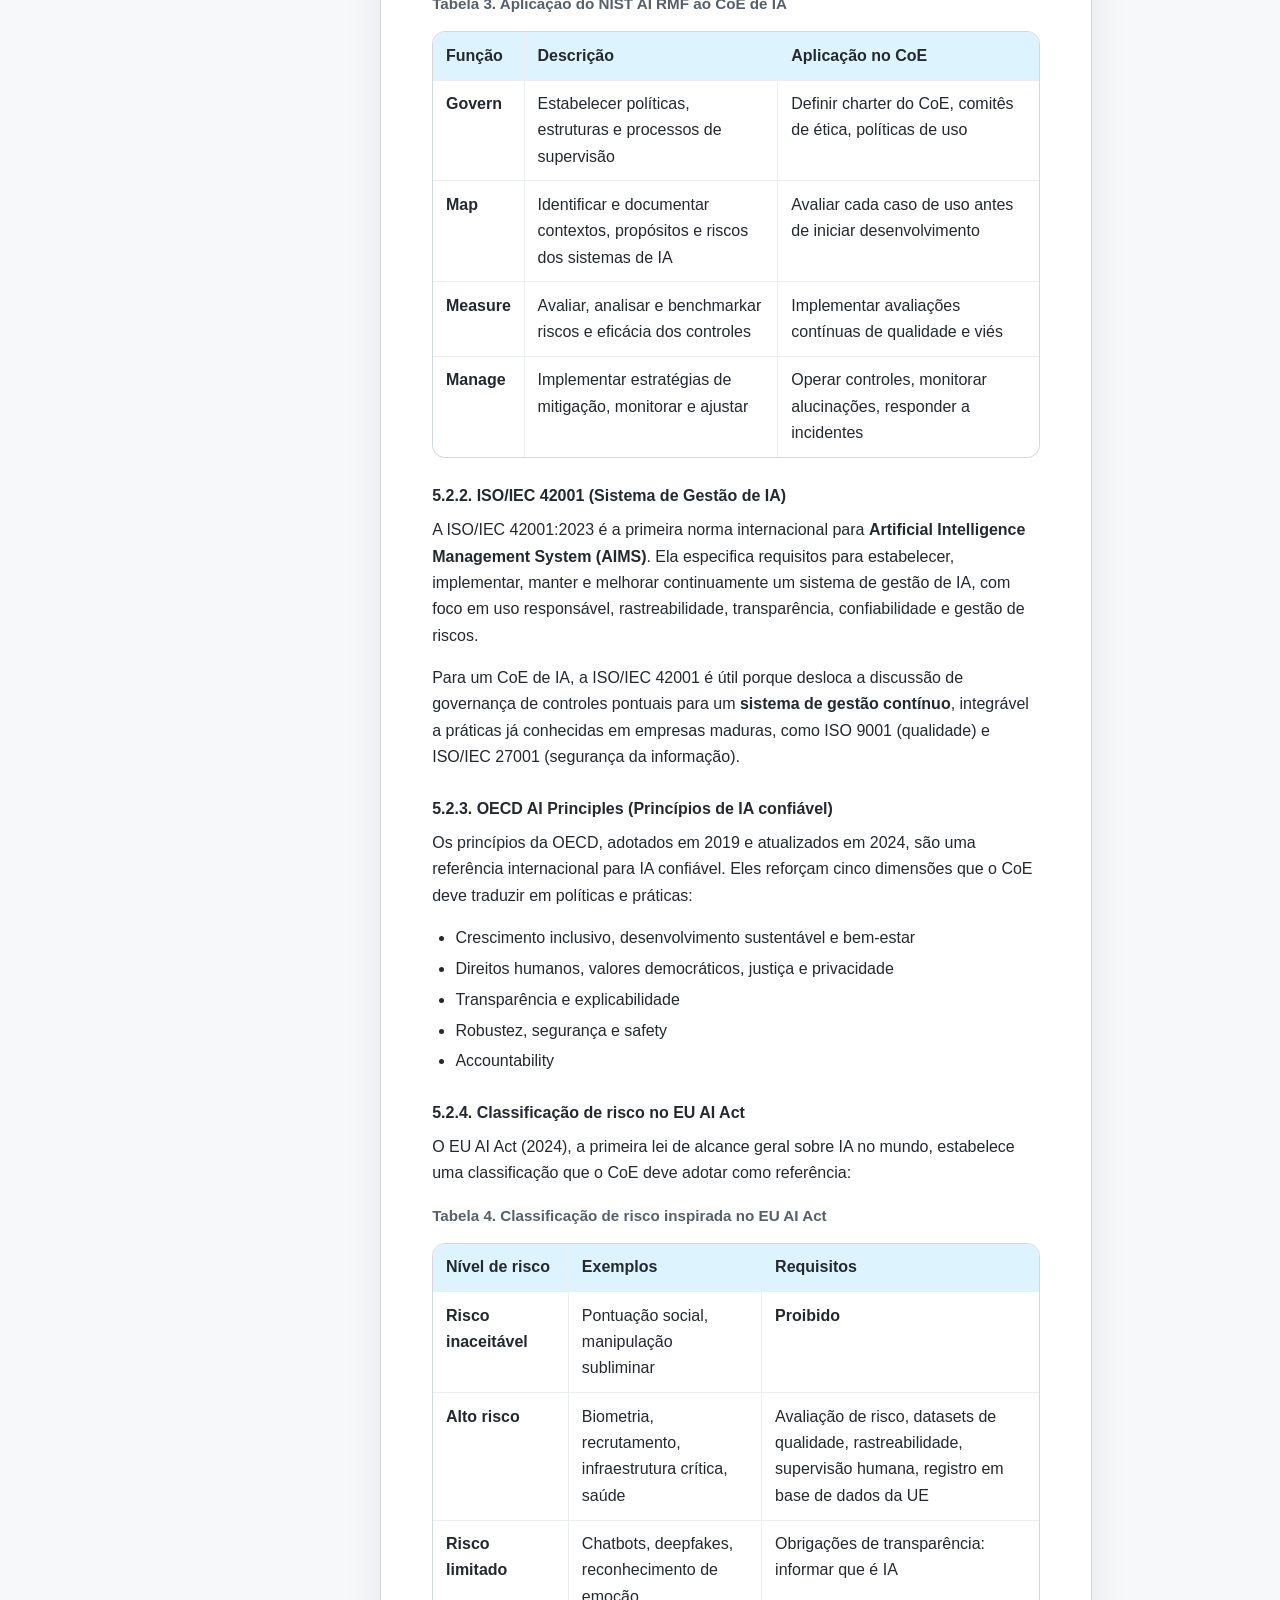
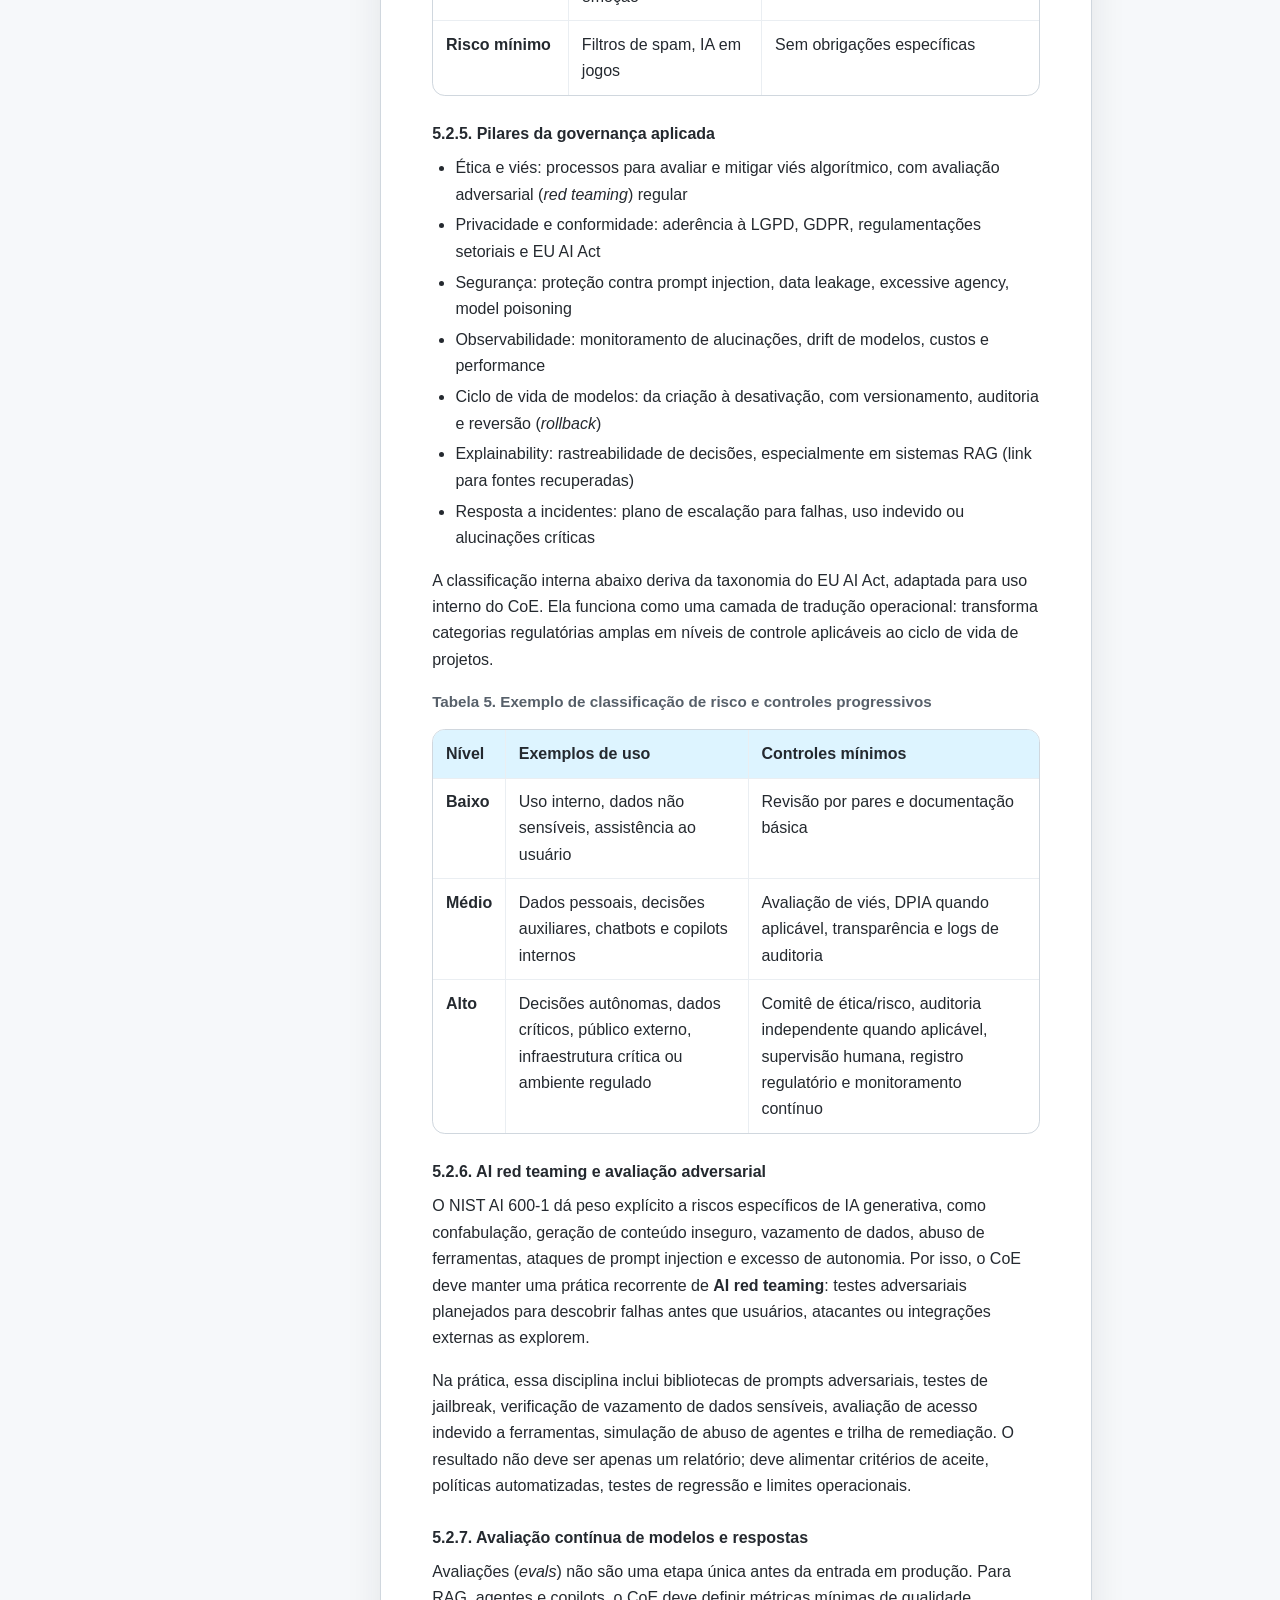
<file: artigos/coe-ia-playbook.html>
<!doctype html>
<html lang="pt-BR">
<head>
  <meta charset="utf-8">
  <meta name="viewport" content="width=device-width, initial-scale=1">
  <title>Centro de Excelência em Inteligência Artificial (CoE de IA)</title>
  <meta name="description" content="Guia prático para estruturar, operar e escalar Centros de Excelência em IA, com governança, arquitetura, maturidade, métricas e referências normativas.">
  <style>
:root {
  color-scheme: light;
  --bg: #f6f8fa;
  --paper: #ffffff;
  --text: #24292f;
  --muted: #57606a;
  --border: #d0d7de;
  --border-subtle: #eaeef2;
  --accent: #0969da;
  --accent-strong: #0550ae;
  --accent-soft: #ddf4ff;
  --quote: #f6f8fa;
  --success-soft: #dafbe1;
  --shadow: 0 12px 36px rgba(31, 35, 40, 0.09);
}

* { box-sizing: border-box; }

html {
  scroll-behavior: smooth;
}

body {
  margin: 0;
  background:
    radial-gradient(circle at top left, rgba(9, 105, 218, 0.12), transparent 34rem),
    var(--bg);
  color: var(--text);
  font: 16px/1.65 -apple-system, BlinkMacSystemFont, "Segoe UI", Helvetica, Arial, sans-serif;
  text-rendering: optimizeLegibility;
}

.skip-link {
  position: absolute;
  left: 1rem;
  top: -4rem;
  z-index: 10;
  border-radius: 0.5rem;
  background: var(--accent);
  color: #fff;
  padding: 0.6rem 0.8rem;
}

.skip-link:focus {
  top: 1rem;
}

.layout {
  display: grid;
  grid-template-columns: minmax(13rem, 18rem) minmax(0, 80ch);
  gap: 2rem;
  max-width: 1200px;
  margin: 0 auto;
  padding: 2rem 1.25rem 4rem;
}

.toc {
  align-self: start;
  position: sticky;
  top: 1.5rem;
  max-height: calc(100vh - 3rem);
  overflow: auto;
  border: 1px solid var(--border);
  border-radius: 1rem;
  background: rgba(255, 255, 255, 0.92);
  box-shadow: 0 8px 24px rgba(31, 35, 40, 0.06);
  padding: 1rem;
}

.toc h2 {
  margin: 0 0 0.75rem;
  border: 0;
  padding: 0;
  color: var(--muted);
  font-size: 0.8rem;
  letter-spacing: 0.08em;
  text-transform: uppercase;
}

.toc ol {
  margin: 0;
  padding-left: 1.25rem;
}

.toc li + li {
  margin-top: 0.45rem;
}

.toc a {
  color: var(--muted);
  font-size: 0.9rem;
  line-height: 1.35;
}

.toc a:hover,
.toc a:focus {
  color: var(--accent-strong);
}

.paper {
  width: 100%;
  min-width: 0;
  border: 1px solid var(--border);
  border-radius: 1.25rem;
  background: var(--paper);
  box-shadow: var(--shadow);
  padding: clamp(1.5rem, 4vw, 3.5rem);
}

.article-meta {
  display: flex;
  flex-wrap: wrap;
  gap: 0.5rem;
  margin: -0.35rem 0 1.5rem;
  color: var(--muted);
  font-size: 0.95rem;
}

.article-meta span,
.article-meta a {
  border: 1px solid var(--border-subtle);
  border-radius: 999px;
  background: #fff;
  padding: 0.25rem 0.65rem;
}

h1, h2, h3, h4 {
  line-height: 1.25;
  margin-top: 1.75em;
  margin-bottom: 0.7em;
  scroll-margin-top: 1.5rem;
}

h1 {
  margin-top: 0;
  padding-bottom: 0.5em;
  border-bottom: 1px solid var(--border);
  font-size: clamp(2rem, 4vw, 3rem);
  letter-spacing: -0.03em;
}

h2 {
  padding-bottom: 0.35em;
  border-bottom: 1px solid var(--border);
  font-size: clamp(1.45rem, 2.2vw, 1.9rem);
  letter-spacing: -0.015em;
}

h3 { font-size: 1.22rem; }
h4 { font-size: 1rem; }

a {
  color: var(--accent);
  text-underline-offset: 0.16em;
}

a:hover {
  color: var(--accent-strong);
}

a:focus-visible {
  outline: 3px solid var(--accent-soft);
  outline-offset: 2px;
  border-radius: 0.2rem;
}

p, ul, ol, table, blockquote {
  margin-top: 0;
  margin-bottom: 1em;
}

ul, ol {
  padding-left: 1.45em;
}

li + li {
  margin-top: 0.28em;
}

blockquote {
  border-left: 5px solid var(--accent);
  border-radius: 0 0.75rem 0.75rem 0;
  background: var(--quote);
  margin-left: 0;
  padding: 1rem 1.25rem;
  color: var(--text);
}

blockquote p:last-child {
  margin-bottom: 0;
}

.paper > blockquote:first-of-type {
  border: 1px solid var(--border);
  border-left: 6px solid var(--accent);
  background: linear-gradient(135deg, var(--accent-soft), #fff);
  font-size: 1.08rem;
}

table {
  display: block;
  width: 100%;
  overflow-x: auto;
  border-spacing: 0;
  border-collapse: separate;
  border: 1px solid var(--border);
  border-radius: 0.8rem;
}

th, td {
  border-bottom: 1px solid var(--border-subtle);
  border-right: 1px solid var(--border-subtle);
  padding: 0.65em 0.8em;
  vertical-align: top;
}

th:last-child,
td:last-child {
  border-right: 0;
}

tr:last-child td {
  border-bottom: 0;
}

th {
  background: var(--accent-soft);
  text-align: left;
  white-space: nowrap;
}

p:has(+ table) {
  color: var(--muted);
  font-size: 0.95rem;
  font-weight: 700;
}

code {
  background: #afb8c133;
  padding: 0.12em 0.32em;
  border-radius: 0.3rem;
}

pre code {
  display: block;
  padding: 1em;
  overflow-x: auto;
}

.diagram {
  margin: 1rem 0 1.5rem;
  overflow-x: auto;
  border: 1px solid var(--border);
  border-radius: 0.9rem;
  background: #f6f8fa;
  padding: 1rem;
}

.diagram svg {
  display: block;
  width: 100%;
  min-width: 720px;
  height: auto;
}

.diagram text {
  font-family: -apple-system, BlinkMacSystemFont, "Segoe UI", Helvetica, Arial, sans-serif;
  fill: var(--text);
}

.diagram .frame,
.diagram .node {
  fill: #fff;
  stroke: #57606a;
  stroke-width: 2;
}

.diagram .hub {
  fill: #ddf4ff;
  stroke: var(--accent);
}

.diagram .layer {
  fill: #fff;
  stroke: #57606a;
  stroke-width: 2;
}

.diagram .arrow {
  fill: none;
  stroke: #57606a;
  stroke-width: 2;
}

.diagram .dashed {
  stroke-dasharray: 8 7;
}

.diagram .caption {
  fill: var(--muted);
  font-size: 14px;
}

hr {
  border: 0;
  border-top: 1px solid var(--border);
  margin: 2.25em 0;
}

strong {
  font-weight: 700;
}

:target {
  background: linear-gradient(90deg, var(--success-soft), transparent 70%);
}

.page-footer {
  max-width: 1200px;
  margin: -2rem auto 2.5rem;
  padding: 0 1.25rem;
  color: var(--muted);
  font-size: 0.9rem;
  text-align: center;
}

@media (max-width: 980px) {
  .layout {
    display: block;
    padding-top: 1rem;
  }

  .toc {
    position: static;
    max-height: none;
    margin-bottom: 1rem;
  }

  .toc ol {
    columns: 2;
  }
}

@media (max-width: 640px) {
  body {
    font-size: 15px;
  }

  .layout {
    padding-inline: 0.75rem;
  }

  .paper {
    border-radius: 0.9rem;
  }

  .toc ol {
    columns: 1;
  }
}

@media print {
  body {
    background: #fff;
    font-size: 11pt;
  }

  .skip-link,
  .toc,
  .page-footer {
    display: none;
  }

  .layout {
    display: block;
    max-width: none;
    margin: 0;
    padding: 0;
  }

  .paper {
    max-width: none;
    margin: 0;
    padding: 0;
    border: 0;
    box-shadow: none;
  }

  a {
    color: inherit;
    text-decoration: underline;
  }

  h2, h3 {
    break-after: avoid;
  }

  table, blockquote {
    break-inside: avoid;
  }
}
  </style>
</head>
<body>
<a class="skip-link" href="#conteudo">Pular para o conteúdo</a>
<main id="conteudo" class="layout">
<aside class="toc" aria-labelledby="sumario">
<nav aria-label="Sumário do artigo">
<h2 id="sumario">Sumário</h2>
<ol>
<li><a href="#resumo-executivo">Resumo executivo</a></li>
<li><a href="#1-introducao">1. Introdução</a></li>
<li><a href="#2-o-que-e-um-coe-de-ia-e-o-que-ele-nao-e">2. O que é um CoE de IA</a></li>
<li><a href="#3-equipe-e-papeis-chave">3. Equipe e papéis</a></li>
<li><a href="#4-modelos-de-atuacao">4. Modelos de atuação</a></li>
<li><a href="#5-os-pilares-do-coe-de-ia">5. Pilares do CoE</a></li>
<li><a href="#6-arquitetura-de-referencia-e-plataforma-cloud">6. Arquitetura e plataforma</a></li>
<li><a href="#7-ciclo-de-vida-do-poc-ao-produto">7. Ciclo de vida</a></li>
<li><a href="#8-o-coe-na-era-da-ia-generativa-e-agentica">8. IA generativa e agêntica</a></li>
<li><a href="#9-anti-patterns-armadilhas-comuns">9. Anti-patterns</a></li>
<li><a href="#10-modelo-de-maturidade">10. Maturidade</a></li>
<li><a href="#11-metricas-e-kpis">11. Métricas e KPIs</a></li>
<li><a href="#12-checklist-pratico-para-lideres">12. Checklist</a></li>
<li><a href="#13-roadmap-de-implementacao-baseado-nas-referencias">13. Roadmap</a></li>
<li><a href="#14-conclusao">14. Conclusão</a></li>
<li><a href="#apendice-a-raci-de-referencia-para-um-coe-de-ia">Apêndice A. RACI</a></li>
<li><a href="#apendice-b-charter-modelo-resumido-para-um-coe-de-ia">Apêndice B. Charter</a></li>
<li><a href="#apendice-c-template-de-avaliacao-de-risco-operacional">Apêndice C. Risco</a></li>
<li><a href="#referencias">Referências</a></li>
</ol>
</nav>
</aside>
<article class="paper">
<h1 id="centro-de-excelencia-em-ia-guia-pratico-para-estruturar-operar-e-escalar">Centro de Excelência em IA: Guia Prático para Estruturar, Operar e Escalar</h1>
<p class="article-meta"><span>AI CoE Playbook</span><span>Versão recomendada para revisão por pares: v1.1.1</span><a href="https://doi.org/10.5281/zenodo.23251173">DOI 10.5281/zenodo.23251173</a><a href="https://github.com/EdneiMonteiro/ai-coe-playbook">Repositório no GitHub</a><span>CC BY 4.0</span></p>
<h2 id="resumo-executivo">Resumo executivo</h2>
<p>A tese central deste artigo: um CoE de IA existe para criar as condições que permitem à organização adotar IA com segurança e valor de negócio. Concentrar conhecimento técnico em um time especializado é meio, não fim.</p>
<p>As referências convergem em um ponto: no início da jornada, alguma centralização pode acelerar a criação de capacidades, padrões e primeiros pilotos. Com a maturidade, porém, o CoE deve evoluir para um modelo federado ou consultivo (<em>advisory</em>), no qual o núcleo central define estratégia, padrões, governança, avaliação, controles automatizados (<em>guardrails</em>), capacitação e ativos reutilizáveis, enquanto as unidades de negócio e tecnologia executam casos de uso dentro desses padrões.</p>
<p>Esse modelo não deve ser dogmático: a intensidade dos controles e das métricas precisa variar conforme contexto organizacional, risco, regulação, missão institucional e presença geográfica.</p>
<p>Em termos práticos, um CoE de IA bem desenhado deve:</p>
<ol>
<li>Definir estratégia e critérios de priorização para iniciativas de IA.</li>
<li>Publicar padrões e arquiteturas de referência para RAG, agentes, MCP, MLOps, LLMOps, avaliação, segurança, observabilidade e FinOps.</li>
<li>Estabelecer governança de IA responsável, alinhada a NIST AI RMF, ISO/IEC 42001, OECD AI Principles e EU AI Act.</li>
<li>Criar ativos reutilizáveis e plataformas habilitadoras, com automação, templates e controles incorporados.</li>
<li>Capacitar a organização, formando comunidades de prática e distribuindo conhecimento.</li>
<li>Medir valor, risco, qualidade, custo e sustentabilidade, não apenas volume de experimentos ou número de modelos.</li>
</ol>
<p><strong>Palavras-chave:</strong> Centro de Excelência em IA; governança de IA; IA generativa; IA agêntica; NIST AI RMF; ISO/IEC 42001; LLMOps; MCP; FinOps.</p>
<h2 id="1-introducao">1. Introdução</h2>
<p>A Inteligência Artificial deixou de ser uma aposta de longo prazo para se tornar uma prioridade estratégica imediata. Guias executivos recentes, como o da KPMG (2024), mostram que a pressão por IA e automação já chegou ao topo da agenda corporativa. Entretanto, existe um gap considerável entre a ambição executiva e a capacidade real de implementação, especialmente na avaliação de retorno e na gestão de riscos associados à IA.</p>
<p>Com o avanço dos modelos de linguagem (LLMs), técnicas como RAG (Retrieval-Augmented Generation), arquiteturas multi-agente e a emergência da IA agêntica, as organizações enfrentam um dilema: <strong>como adotar IA de forma coordenada, segura e escalável, sem que cada área reinvente a roda?</strong></p>
<p>A resposta mais comum, e comprovadamente eficaz, é a criação de um <strong>Centro de Excelência em IA (CoE de IA)</strong>: uma estrutura organizacional dedicada a incentivar a adoção, otimização e governança da IA em toda a organização. O CoE funciona como um hub centralizado de conhecimento especializado, boas práticas e recursos, para que as iniciativas de IA fiquem alinhadas aos objetivos estratégicos e gerem valor real de negócio (IBM, 2024).</p>
<p>Entretanto, muitas organizações tropeçam na execução. O conhecimento técnico especializado necessário para implementar IA frequentemente se encontra <strong>fragmentado entre equipes</strong>, levando a ineficiências, resultados inconsistentes e esforços duplicados (IBM, 2024). Sem uma estrutura dedicada, os projetos de IA proliferam de forma desordenada: cada time escolhe seu próprio stack, define seus próprios padrões (ou nenhum) e cria débito técnico que se acumula silenciosamente.</p>
<p>Pior ainda: quando o CoE é criado mas assume responsabilidades demais, opera como único executor de iniciativas e não define um caminho claro de transição para times de produto e plataforma, ele acaba virando o gargalo que deveria eliminar.</p>
<p>Este artigo apresenta um <strong>guia prático</strong> para estruturar, operar e evoluir um CoE de IA, sintetizando documentação de fornecedores de tecnologia, frameworks de adoção, fontes de mercado publicamente referenciáveis, normas, regulação e pesquisa acadêmica, com ênfase em:</p>
<ul>
<li>Definição, papéis e composição de equipe</li>
<li>Modelos de atuação e quando usar cada um</li>
<li>Os pilares fundamentais: padrões, governança, capacitação e FinOps</li>
<li>Arquitetura de referência e plataforma cloud para IA, incluindo portabilidade, soberania de dados e sustentabilidade</li>
<li>O ciclo de vida de soluções de IA dentro do CoE</li>
<li>O CoE na era da IA generativa e agêntica</li>
<li>Anti-patterns comuns e como evitá-los</li>
<li>Modelo de maturidade para evolução progressiva</li>
<li>Métricas e KPIs para medir o sucesso do CoE</li>
</ul>
<h3 id="11-metodo-editorial-e-escopo-da-revisao">1.1. Método editorial e escopo da revisão</h3>
<p>Este texto é uma <strong>revisão narrativa orientada à prática</strong>, combinando literatura técnica, documentação de fornecedores, normas, regulação, white papers de mercado e artigos acadêmicos selecionados. Não se trata de revisão sistemática, metanálise ou pesquisa empírica primária.</p>
<p>As fontes foram incluídas quando atendiam a pelo menos um dos seguintes critérios: (1) serem documentação oficial ou framework de adoção de IA de fornecedor relevante; (2) tratarem diretamente de CoE, operating model, governança, MLOps/LLMOps ou arquitetura de IA; (3) serem norma, regulação ou framework amplamente usado em governança de IA; (4) oferecerem base acadêmica para desenho organizacional, governança ou colaboração humano-IA. A revisão foi atualizada em <strong>21 de maio de 2026</strong>; por isso, referências de 2026 e a nomenclatura atual da Microsoft Foundry foram verificadas nessa janela.</p>
<p>Como limitação, o artigo sintetiza recomendações e padrões recorrentes, mas não mede estatisticamente a taxa de sucesso de CoEs nem substitui avaliação jurídica, regulatória ou arquitetural específica. Fontes que exigem assinatura ou acesso privado foram excluídas como referência bibliográfica; quando uma fonte pública apresenta bloqueio anti-bot em alguns acessos automatizados, ela é usada apenas como apoio complementar e nunca como única base para uma recomendação crítica. As metas numéricas usadas nas seções de métricas são <strong>exemplos para calibração interna</strong>, não benchmarks universais.</p>
<p>A presença recorrente do Microsoft Cloud Adoption Framework decorre de sua especificidade para o tema "AI CoE" e de sua documentação operacional sobre transição do CoE de executor para modelo consultivo. Para reduzir dependência editorial de uma única fonte, as recomendações foram cruzadas com IBM, KPMG, Deloitte, Oracle/CIO, Google Cloud, AWS, NIST, ISO/IEC 42001, OECD, EU AI Act e literatura acadêmica.</p>
<p><strong>Política de termos:</strong> termos em inglês foram mantidos quando são nomes consagrados no mercado ou em documentação técnica, como <em>hub-and-spoke</em>, <em>guardrails</em>, <em>LLMOps</em>, <em>MCP</em> e <em>FinOps</em>. Quando possível, o termo em português aparece junto da primeira ocorrência: triagem (<em>intake</em>), consultivo (<em>advisory</em>), embaixadores (<em>champions</em>), autoatendimento governado (<em>self-service</em>) e reversão (<em>rollback</em>).</p>
<h2 id="2-o-que-e-um-coe-de-ia-e-o-que-ele-nao-e">2. O que é (e o que não é) um CoE de IA</h2>
<h3 id="21-definicao">2.1. Definição</h3>
<p>Um CoE de IA é uma <strong>estrutura organizacional interna e multidisciplinar</strong> dedicada a impulsionar a adoção, padronização e governança de IA em toda a organização. Ele serve como um hub centralizado que conecta áreas de negócio, TI, dados, conformidade e segurança.</p>
<p>Diversas referências da indústria convergem para uma definição semelhante:</p>
<blockquote>
<p><strong>IBM (2024):</strong> <em>"Um centro de excelência em IA é uma estrutura organizacional dedicada a incentivar a adoção, otimização e governança da IA em toda a organização. Ele serve como um hub de conhecimento especializado, melhores práticas e recursos."</em></p>
<p><strong>Microsoft CAF (2025):</strong> <em>"Um CoE de IA consiste em um time interno de especialistas que impulsiona resultados de IA bem-sucedidos e valiosos. O CoE previne a adoção fragmentada ou desgovernada de IA."</em></p>
</blockquote>
<p>O conceito é uma evolução do modelo mais amplo de "Centro de Excelência", utilizado historicamente em TI, desenvolvimento de software e outros campos especializados (IBM, 2024). Porém, a natureza única da IA, com seus requisitos de dados, ética, regulamentação e evolução tecnológica acelerada, exige adaptações significativas.</p>
<h3 id="22-funcoes-essenciais">2.2. Funções essenciais</h3>
<p>De acordo com a síntese de múltiplas fontes (IBM, Microsoft, KPMG, Deloitte), as funções fundamentais de um CoE de IA são:</p>
<p><strong>Tabela 1. Funções essenciais de um CoE de IA</strong></p>
<table>
<thead>
<tr>
<th>Função</th>
<th>Descrição</th>
<th>Referência</th>
</tr>
</thead>
<tbody>
<tr>
<td><strong>Alinhamento estratégico</strong></td>
<td>Prioriza casos de uso de IA com base em impacto de negócio e viabilidade técnica. Promove a colaboração entre unidades de negócio e equipes técnicas</td>
<td>IBM, KPMG, Microsoft</td>
</tr>
<tr>
<td><strong>Definição de padrões</strong></td>
<td>Estabelece arquiteturas de referência, stack tecnológico, templates reutilizáveis e catálogo de serviços</td>
<td>Microsoft CAF, Deloitte</td>
</tr>
<tr>
<td><strong>Governança e supervisão</strong></td>
<td>Define políticas de uso responsável, conformidade regulatória, gestão de riscos e ciclo de vida de modelos</td>
<td>NIST, ISO/IEC 42001, OECD, EU AI Act</td>
</tr>
<tr>
<td><strong>Compartilhamento de conhecimento</strong></td>
<td>Documenta lições aprendidas, mantém repositórios internos e promove fóruns de discussão</td>
<td>IBM, Google</td>
</tr>
<tr>
<td><strong>Capacitação tecnológica</strong></td>
<td>Fornece infraestrutura compartilhada, ferramentas padronizadas e plataformas de desenvolvimento</td>
<td>Google, AWS</td>
</tr>
<tr>
<td><strong>Desenvolvimento de talentos</strong></td>
<td>Promove treinamentos, workshops, certificações, hackathons e comunidades de prática</td>
<td>IBM, KPMG</td>
</tr>
</tbody>
</table>
<h3 id="23-o-que-o-coe-nao-e">2.3. O que o CoE <strong>NÃO</strong> é</h3>
<ul>
<li>Não é uma fábrica de software: não deve ser o dono permanente de produtos de IA. Constrói PoCs/MVPs e transfere para squads de produto.</li>
<li>Não é apenas um time de infraestrutura: deve definir padrões, controles automatizados (<em>guardrails</em>) e capacidades reutilizáveis, não apenas operar recursos técnicos.</li>
<li>Não é um comitê bloqueador (<em>gatekeeper</em>): não deve paralisar iniciativas, e sim acelerá-las com controles claros.</li>
<li>Não é um time de suporte: não deve ser acionado para resolver problemas operacionais do dia a dia.</li>
<li>Não é um projeto com data de término: é uma capacidade organizacional permanente que evolui com a maturidade da empresa.</li>
</ul>
<h2 id="3-equipe-e-papeis-chave">3. Equipe e Papéis-Chave</h2>
<p>A composição da equipe é um dos fatores mais críticos para o sucesso do CoE. Segundo o Microsoft Cloud Adoption Framework (2025), o CoE precisa de <strong>liderança, expertise técnica e alinhamento organizacional</strong> adequados. A KPMG (2024) reforça que o time deve funcionar como <strong>ponte entre a liderança executiva e as equipes técnicas</strong>.</p>
<h3 id="31-papeis-fundamentais">3.1. Papéis fundamentais</h3>
<p><strong>Tabela 2. Papéis fundamentais no CoE de IA</strong></p>
<table>
<thead>
<tr>
<th>Papel</th>
<th>Responsabilidades</th>
<th>Perfil</th>
</tr>
</thead>
<tbody>
<tr>
<td><strong>Sponsor Executivo</strong></td>
<td>Garante orçamento, autoridade e credibilidade organizacional. Sem patrocínio executivo, o CoE não consegue fazer cumprir padrões ou impulsionar mudanças</td>
<td>C-level (CIO, CTO, CDO ou CAIO)</td>
</tr>
<tr>
<td><strong>Líder do CoE</strong></td>
<td>Dirige as iniciativas de IA, atua como ponto focal para a estratégia e influencia as áreas envolvidas em todos os níveis</td>
<td>Líder sênior com expertise em IA e habilidade de gestão</td>
</tr>
<tr>
<td><strong>AI/ML Engineers</strong></td>
<td>Desenvolvem, treinam, implantam e monitoram modelos de IA. Definem arquiteturas de referência</td>
<td>Engenheiros seniores com experiência em MLOps/LLMOps</td>
</tr>
<tr>
<td><strong>Data Scientists</strong></td>
<td>Analisam dados, projetam experimentos e avaliam a viabilidade técnica de casos de uso</td>
<td>Cientistas de dados com domínio de negócio</td>
</tr>
<tr>
<td><strong>Data Engineers</strong></td>
<td>Constroem e mantêm pipelines de dados, garantem qualidade e acessibilidade dos dados</td>
<td>Engenheiros de dados com experiência em cloud</td>
</tr>
<tr>
<td><strong>Especialista em Governança/Ética</strong></td>
<td>Define políticas de IA responsável, monitora conformidade regulatória e avalia riscos éticos</td>
<td>Background em compliance, direito digital ou ética aplicada</td>
</tr>
<tr>
<td><strong>Especialista em Segurança</strong></td>
<td>Garante a segurança dos modelos, dados e APIs. Define controles de segurança</td>
<td>Security engineer com conhecimento em segurança de IA</td>
</tr>
<tr>
<td><strong>Representantes de Negócio</strong></td>
<td>Identificam casos de uso relevantes, avaliam ROI e garantem alinhamento com necessidades reais</td>
<td>Product owners ou analistas de negócio</td>
</tr>
<tr>
<td><strong>Change Management</strong></td>
<td>Gerencia a transformação cultural, comunicação e adoção</td>
<td>Especialista em gestão de mudança</td>
</tr>
</tbody>
</table>
<h3 id="32-posicionamento-organizacional">3.2. Posicionamento organizacional</h3>
<p>O Microsoft CAF (2025) orienta que, se a organização já opera um <strong>Cloud Center of Excellence (CCoE)</strong>, é preferível <strong>integrar as práticas de IA a esse time existente</strong> em vez de criar uma estrutura isolada. Um CoE de IA standalone só deve ser criado quando os times atuais não conseguem suportar a adoção de IA ou quando existem riscos críticos que justifiquem a separação.</p>
<p>O objetivo é evitar complexidade desnecessária e construir sobre fundações existentes (infraestrutura cloud, governança de dados, práticas DevOps), em vez de operar isoladamente.</p>
<h3 id="33-modelo-hub-and-spoke">3.3. Modelo hub-and-spoke</h3>
<p>As fontes analisadas de operating model, especialmente Microsoft CAF e literatura de arquitetura organizacional, convergem para o modelo <strong>hub-and-spoke</strong>, onde:</p>
<ul>
<li><strong>Hub (central):</strong> equipe núcleo do CoE com expertise técnica avançada, responsável por padrões, governança e plataformas.</li>
<li><strong>Spokes (distribuídos):</strong> embaixadores (<em>champions</em>) de IA em cada unidade de negócio, conectados ao hub, responsáveis por identificar oportunidades e implementar soluções localmente.</li>
</ul>
<p><strong>Figura 1. Modelo conceitual hub-and-spoke para CoE de IA</strong></p>
<figure class="diagram">
<svg role="img" aria-labelledby="fig1-title fig1-desc" viewBox="0 0 900 520" xmlns="http://www.w3.org/2000/svg">
<title id="fig1-title">Modelo conceitual hub-and-spoke para CoE de IA</title>
<desc id="fig1-desc">Um hub central do CoE de IA define padrões, governança, plataforma e capacitação, conectando-se a três spokes: Financeiro, RH e Operações.</desc>
<defs>
<marker id="fig1-arrow" viewBox="0 0 10 10" refX="9" refY="5" markerWidth="8" markerHeight="8" orient="auto-start-reverse">
<path d="M 0 0 L 10 5 L 0 10 z" fill="#57606a"></path>
</marker>
</defs>
<rect class="hub node" x="325" y="40" width="250" height="190" rx="14"></rect>
<text x="450" y="80" text-anchor="middle" font-size="24" font-weight="700">Hub (CoE)</text>
<text x="450" y="125" text-anchor="middle" font-size="19">Padrões</text>
<text x="450" y="155" text-anchor="middle" font-size="19">Governança</text>
<text x="450" y="185" text-anchor="middle" font-size="19">Plataforma</text>
<text x="450" y="215" text-anchor="middle" font-size="19">Capacitação</text>
<path class="arrow" marker-end="url(#fig1-arrow)" d="M 450 230 V 285"></path>
<path class="arrow" marker-end="url(#fig1-arrow)" d="M 450 285 H 190 V 330"></path>
<path class="arrow" marker-end="url(#fig1-arrow)" d="M 450 285 V 330"></path>
<path class="arrow" marker-end="url(#fig1-arrow)" d="M 450 285 H 710 V 330"></path>
<rect class="node" x="70" y="330" width="240" height="150" rx="14"></rect>
<text x="190" y="370" text-anchor="middle" font-size="23" font-weight="700">Spoke</text>
<text x="190" y="405" text-anchor="middle" font-size="22">Financeiro</text>
<text x="190" y="450" text-anchor="middle" font-size="18">Champion + Squad</text>
<rect class="node" x="330" y="330" width="240" height="150" rx="14"></rect>
<text x="450" y="370" text-anchor="middle" font-size="23" font-weight="700">Spoke</text>
<text x="450" y="405" text-anchor="middle" font-size="22">RH</text>
<text x="450" y="450" text-anchor="middle" font-size="18">Champion + Squad</text>
<rect class="node" x="590" y="330" width="240" height="150" rx="14"></rect>
<text x="710" y="370" text-anchor="middle" font-size="23" font-weight="700">Spoke</text>
<text x="710" y="405" text-anchor="middle" font-size="22">Operações</text>
<text x="710" y="450" text-anchor="middle" font-size="18">Champion + Squad</text>
</svg>
</figure>
<h2 id="4-modelos-de-atuacao">4. Modelos de Atuação</h2>
<p>Não existe um modelo único. O melhor formato depende da maturidade da organização, do tamanho da empresa e da cultura de TI. Os três modelos mais comuns, consolidados a partir das fontes analisadas, são:</p>
<h3 id="41-modelo-centralizado-executor">4.1. Modelo Centralizado (Executor)</h3>
<p>O CoE <strong>desenvolve e entrega</strong> as soluções de IA diretamente, concentrando toda a expertise e capacidade de execução.</p>
<p><strong>Quando usar:</strong> fase inicial da jornada de IA, quando a organização ainda não possui squads com competência em IA (Microsoft CAF, 2025).</p>
<p><strong>Vantagem:</strong> velocidade inicial, controle de qualidade, consolidação de expertise.</p>
<p><strong>Risco:</strong> o CoE vira fábrica de software, cria gargalos de aprovação e não consegue escalar. A equipe do CoE se torna knowledge bottleneck.</p>
<h3 id="42-modelo-consultivo-advisory">4.2. Modelo consultivo (<em>advisory</em>)</h3>
<p>O CoE atua como <strong>consultor e guardião de padrões</strong>: define padrões, publica guias, estabelece controles e responde a consultas, mas <strong>não executa</strong> projetos diretamente. As equipes de produto desenvolvem suas próprias soluções sob orientação do CoE.</p>
<p><strong>Quando usar:</strong> organizações maduras, com squads autônomos que possuem competência técnica em IA. O Microsoft CAF (2025) descreve este como o <strong>estágio evoluído</strong> do CoE.</p>
<p><strong>Vantagem:</strong> alta escalabilidade, baixo risco de gargalo, inovação descentralizada.</p>
<p><strong>Risco:</strong> padrões podem ser ignorados se não houver enforcement adequado.</p>
<h3 id="43-modelo-federado-hibrido-recomendado">4.3. Modelo Federado / Híbrido (Recomendado)</h3>
<p>O CoE <strong>centraliza padrões, governança e plataforma</strong>, mas <strong>distribui a execução</strong> para squads e unidades de negócio. Constrói as primeiras versões (PoC/MVP), define a arquitetura de referência e <strong>transfere</strong> para squads de produto.</p>
<p>Em termos práticos, este modelo separa capacidades comuns (políticas, padrões de plataforma, avaliações, controles, catálogo de modelos e controle de custos) daquilo que precisa ficar próximo do domínio de negócio: priorização de casos de uso, desenho de experiência, operação funcional e evolução do produto.</p>
<p><strong>Quando usar:</strong> maioria dos casos; permite entregar valor rápido enquanto constrói maturidade organizacional.</p>
<p><strong>Vantagem:</strong> equilíbrio entre velocidade e escalabilidade.</p>
<p><strong>Risco:</strong> requer disciplina para executar a transição. Sem um plano claro, o CoE nunca "solta" os projetos.</p>
<p><strong>Figura 2. Responsabilidades no modelo federado/híbrido</strong></p>
<figure class="diagram">
<svg role="img" aria-labelledby="fig2-title fig2-desc" viewBox="0 0 940 520" xmlns="http://www.w3.org/2000/svg">
<title id="fig2-title">Responsabilidades no modelo federado/híbrido</title>
<desc id="fig2-desc">O CoE de IA habilita e transfere padrões para squads de produto. Os squads desenvolvem, sustentam, operam e evoluem produtos, devolvendo feedback para governança contínua.</desc>
<defs>
<marker id="fig2-arrow" viewBox="0 0 10 10" refX="9" refY="5" markerWidth="8" markerHeight="8" orient="auto-start-reverse">
<path d="M 0 0 L 10 5 L 0 10 z" fill="#57606a"></path>
</marker>
</defs>
<rect class="frame" x="40" y="40" width="860" height="420" rx="16"></rect>
<text x="470" y="85" text-anchor="middle" font-size="25" font-weight="700">Modelo federado / híbrido</text>
<text x="190" y="135" text-anchor="middle" font-size="20" font-weight="700">CoE de IA (Hub)</text>
<text x="695" y="135" text-anchor="middle" font-size="20" font-weight="700">Squads de produto (Spokes)</text>
<rect class="hub node" x="95" y="165" width="260" height="230" rx="14"></rect>
<text x="130" y="205" font-size="19">Padrões</text>
<text x="130" y="240" font-size="19">Governança</text>
<text x="130" y="275" font-size="19">Plataforma</text>
<text x="130" y="310" font-size="19">Capacitação</text>
<text x="130" y="345" font-size="19">PoC/MVP</text>
<rect class="node" x="585" y="165" width="260" height="230" rx="14"></rect>
<text x="625" y="240" font-size="20">Desenvolvimento</text>
<text x="625" y="280" font-size="20">Sustentação</text>
<text x="625" y="320" font-size="20">Operação</text>
<text x="625" y="360" font-size="20">Evolução</text>
<path class="arrow" marker-end="url(#fig2-arrow)" d="M 355 215 H 570"></path>
<path class="arrow" marker-end="url(#fig2-arrow)" d="M 355 280 H 570"></path>
<path class="arrow" marker-end="url(#fig2-arrow)" d="M 355 345 H 570"></path>
<text x="462" y="205" text-anchor="middle" font-size="16" class="caption">Habilitação</text>
<text x="462" y="270" text-anchor="middle" font-size="16" class="caption">Transição</text>
<text x="462" y="335" text-anchor="middle" font-size="16" class="caption">Handoff</text>
<path class="arrow dashed" marker-end="url(#fig2-arrow)" d="M 585 395 H 370"></path>
<text x="480" y="425" text-anchor="middle" font-size="16" class="caption">Governança contínua</text>
<text x="710" y="425" text-anchor="middle" font-size="16" class="caption">Feedback</text>
</svg>
</figure>
<h3 id="44-a-evolucao-natural-do-executor-ao-modelo-consultivo">4.4. A evolução natural: do executor ao modelo consultivo</h3>
<p>O Microsoft Cloud Adoption Framework (2025) descreve uma <strong>trajetória evolutiva</strong> clara para o CoE:</p>
<ol>
<li>Reconhecer pontos de inflexão: monitorar indicadores de que o controle centralizado está prejudicando em vez de ajudar: filas de aprovação, gargalos de conhecimento, times debatendo prioridades em vez de entregando valor</li>
<li>Embutir a entrega de IA nas operações de plataforma: transferir a responsabilidade de deploy e operação para times de plataforma, mantendo governança consistente</li>
<li>Transicionar para o modelo consultivo: substituir o modelo bloqueador por um modelo de controles e orientação. Distribuir expertise de IA nos times de produto e manter fóruns de governança e supervisão</li>
</ol>
<blockquote>
<p><em>"Deslocar o CoE para um papel consultivo ajuda os times a inovar rapidamente mantendo padrões e segurança."</em> (Microsoft CAF, 2025)</p>
</blockquote>
<h3 id="45-direitos-de-decisao-no-modelo-federado">4.5. Direitos de decisão no modelo federado</h3>
<p>O modelo federado só funciona quando os direitos de decisão são explícitos. Sem essa separação, o CoE vira comitê bloqueador ou os squads passam a tratar padrões corporativos como recomendações opcionais.</p>
<blockquote>
<p><strong>Quadro 1. Direitos de decisão no modelo federado</strong><br />
<strong>CoE de IA:</strong> decide padrões mínimos, catálogo de modelos aprovados, critérios de avaliação, requisitos de observabilidade e Definition of Done para handoff.<br />
<strong>Produto/negócio:</strong> decide backlog funcional, experiência do usuário, priorização de domínio e evolução do produto, dentro dos padrões aprovados.<br />
<strong>Plataforma/cloud:</strong> decide padrões de provisionamento, automação, integração, monitoramento e operação técnica.<br />
<strong>Segurança, risco e compliance:</strong> definem controles obrigatórios e têm poder de veto em casos de alto risco.<br />
<strong>Sponsor executivo:</strong> decide trade-offs de investimento, risco residual e go/no-go executivo quando há impacto material.</p>
</blockquote>
<h3 id="46-vinheta-publica-nationwide-building-society">4.6. Vinheta pública: Nationwide Building Society</h3>
<p>Um exemplo público útil vem da Nationwide Building Society, organização financeira do Reino Unido. Segundo case study publicado pela IBM em 2025, a Nationwide iniciou sua jornada de IA generativa com uma estratégia e um modelo operacional em nível institucional, culminando na criação de um <strong>AI Centre of Expertise</strong> apoiado pela IBM Consulting e baseado em Microsoft Azure OpenAI Service.</p>
<blockquote>
<p><strong>Quadro 2. Vinheta pública: CoE em organização financeira regulada</strong><br />
O centro combinou três capacidades: uma equipe de operações para conduzir o ciclo de vida de IA, um conselho multifuncional para avaliar casos de uso e uma função de delivery para construir soluções com LLMs e dados corporativos. Também definiu padrões técnicos, princípios de entrega, plataforma de IA generativa, treinamento, comunicação, processos de implementação e redesenho de governança e gestão de risco envolvendo áreas como jurídico, tecnologia, segurança e dados.  </p>
<p>A vinheta é relevante porque mostra o CoE como mecanismo de coordenação, prontidão operacional e governança em ambiente regulado, e não apenas como squad de chatbot. A própria fonte descreve iniciativas como gestão de contratos, garantia de qualidade, relatórios operacionais e apoio a interações de colaboradores com clientes.  </p>
<p>Limite editorial: trata-se de um case study de fornecedor, não de estudo independente revisado por pares. Portanto, ele deve ser lido como vinheta ilustrativa pública, não como benchmark quantitativo universal.</p>
</blockquote>
<h2 id="5-os-pilares-do-coe-de-ia">5. Os Pilares do CoE de IA</h2>
<h3 id="51-padroes-e-arquitetura-de-referencia">5.1. Padrões e Arquitetura de Referência</h3>
<p>O CoE deve entregar <strong>padrões antes de produtos</strong>. Sem padrões claros, cada projeto toma decisões diferentes e cria débito técnico que se acumula exponencialmente. A Deloitte recomenda manter um <strong>repositório central de assets reutilizáveis</strong>: modelos, dados, frameworks e código.</p>
<p><strong>Entregas esperadas:</strong></p>
<ul>
<li><strong>Arquitetura de referência</strong> para cada padrão de IA (RAG, fine-tuning, agentes, ML clássico)</li>
<li>Stack tecnológico padrão: frameworks, bibliotecas, serviços de cloud homologados</li>
<li>Templates de projeto: repositórios-modelo com estrutura de código, CI/CD, testes, observabilidade</li>
<li>Catálogo de serviços de IA: quais modelos estão homologados, quais APIs estão disponíveis, custos estimados</li>
<li>Guias de prompt engineering: boas práticas para uso de LLMs internamente</li>
<li>Blueprints de infraestrutura: templates de IaC (Bicep/Terraform) para provisionamento padronizado</li>
</ul>
<h3 id="52-governanca-e-ia-responsavel">5.2. Governança e IA Responsável</h3>
<p>A governança é o que diferencia um CoE estratégico de um grupo técnico informal. Com a crescente ênfase regulatória e ética no desenvolvimento de IA, a supervisão centralizada se tornou imprescindível (IBM, 2024).</p>
<h4 id="521-nist-ai-risk-management-framework-ai-rmf">5.2.1. NIST AI Risk Management Framework (AI RMF)</h4>
<p>O NIST AI RMF (2023) oferece um framework voluntário com quatro funções centrais que se aplicam diretamente à governança do CoE. Em 2024, o NIST também publicou o <strong>Generative AI Profile (NIST AI 600-1)</strong>, com riscos específicos de IA generativa, como confabulação, vazamento de dados, conteúdo prejudicial, uso indevido e riscos de segurança.</p>
<p><strong>Tabela 3. Aplicação do NIST AI RMF ao CoE de IA</strong></p>
<table>
<thead>
<tr>
<th>Função</th>
<th>Descrição</th>
<th>Aplicação no CoE</th>
</tr>
</thead>
<tbody>
<tr>
<td><strong>Govern</strong></td>
<td>Estabelecer políticas, estruturas e processos de supervisão</td>
<td>Definir charter do CoE, comitês de ética, políticas de uso</td>
</tr>
<tr>
<td><strong>Map</strong></td>
<td>Identificar e documentar contextos, propósitos e riscos dos sistemas de IA</td>
<td>Avaliar cada caso de uso antes de iniciar desenvolvimento</td>
</tr>
<tr>
<td><strong>Measure</strong></td>
<td>Avaliar, analisar e benchmarkar riscos e eficácia dos controles</td>
<td>Implementar avaliações contínuas de qualidade e viés</td>
</tr>
<tr>
<td><strong>Manage</strong></td>
<td>Implementar estratégias de mitigação, monitorar e ajustar</td>
<td>Operar controles, monitorar alucinações, responder a incidentes</td>
</tr>
</tbody>
</table>
<h4 id="522-isoiec-42001-sistema-de-gestao-de-ia">5.2.2. ISO/IEC 42001 (Sistema de Gestão de IA)</h4>
<p>A ISO/IEC 42001:2023 é a primeira norma internacional para <strong>Artificial Intelligence Management System (AIMS)</strong>. Ela especifica requisitos para estabelecer, implementar, manter e melhorar continuamente um sistema de gestão de IA, com foco em uso responsável, rastreabilidade, transparência, confiabilidade e gestão de riscos.</p>
<p>Para um CoE de IA, a ISO/IEC 42001 é útil porque desloca a discussão de governança de controles pontuais para um <strong>sistema de gestão contínuo</strong>, integrável a práticas já conhecidas em empresas maduras, como ISO 9001 (qualidade) e ISO/IEC 27001 (segurança da informação).</p>
<h4 id="523-oecd-ai-principles-principios-de-ia-confiavel">5.2.3. OECD AI Principles (Princípios de IA confiável)</h4>
<p>Os princípios da OECD, adotados em 2019 e atualizados em 2024, são uma referência internacional para IA confiável. Eles reforçam cinco dimensões que o CoE deve traduzir em políticas e práticas:</p>
<ul>
<li>Crescimento inclusivo, desenvolvimento sustentável e bem-estar</li>
<li>Direitos humanos, valores democráticos, justiça e privacidade</li>
<li>Transparência e explicabilidade</li>
<li>Robustez, segurança e safety</li>
<li>Accountability</li>
</ul>
<h4 id="524-eu-ai-act-classificacao-de-risco">5.2.4. Classificação de risco no EU AI Act</h4>
<p>O EU AI Act (2024), a primeira lei de alcance geral sobre IA no mundo, estabelece uma classificação que o CoE deve adotar como referência:</p>
<p><strong>Tabela 4. Classificação de risco inspirada no EU AI Act</strong></p>
<table>
<thead>
<tr>
<th>Nível de risco</th>
<th>Exemplos</th>
<th>Requisitos</th>
</tr>
</thead>
<tbody>
<tr>
<td><strong>Risco inaceitável</strong></td>
<td>Pontuação social, manipulação subliminar</td>
<td><strong>Proibido</strong></td>
</tr>
<tr>
<td><strong>Alto risco</strong></td>
<td>Biometria, recrutamento, infraestrutura crítica, saúde</td>
<td>Avaliação de risco, datasets de qualidade, rastreabilidade, supervisão humana, registro em base de dados da UE</td>
</tr>
<tr>
<td><strong>Risco limitado</strong></td>
<td>Chatbots, deepfakes, reconhecimento de emoção</td>
<td>Obrigações de transparência: informar que é IA</td>
</tr>
<tr>
<td><strong>Risco mínimo</strong></td>
<td>Filtros de spam, IA em jogos</td>
<td>Sem obrigações específicas</td>
</tr>
</tbody>
</table>
<h4 id="525-pilares-da-governanca-aplicada">5.2.5. Pilares da governança aplicada</h4>
<ul>
<li>Ética e viés: processos para avaliar e mitigar viés algorítmico, com avaliação adversarial (<em>red teaming</em>) regular</li>
<li>Privacidade e conformidade: aderência à LGPD, GDPR, regulamentações setoriais e EU AI Act</li>
<li>Segurança: proteção contra prompt injection, data leakage, excessive agency, model poisoning</li>
<li>Observabilidade: monitoramento de alucinações, drift de modelos, custos e performance</li>
<li>Ciclo de vida de modelos: da criação à desativação, com versionamento, auditoria e reversão (<em>rollback</em>)</li>
<li>Explainability: rastreabilidade de decisões, especialmente em sistemas RAG (link para fontes recuperadas)</li>
<li>Resposta a incidentes: plano de escalação para falhas, uso indevido ou alucinações críticas</li>
</ul>
<p>A classificação interna abaixo deriva da taxonomia do EU AI Act, adaptada para uso interno do CoE. Ela funciona como uma camada de tradução operacional: transforma categorias regulatórias amplas em níveis de controle aplicáveis ao ciclo de vida de projetos.</p>
<p><strong>Tabela 5. Exemplo de classificação de risco e controles progressivos</strong></p>
<table>
<thead>
<tr>
<th>Nível</th>
<th>Exemplos de uso</th>
<th>Controles mínimos</th>
</tr>
</thead>
<tbody>
<tr>
<td><strong>Baixo</strong></td>
<td>Uso interno, dados não sensíveis, assistência ao usuário</td>
<td>Revisão por pares e documentação básica</td>
</tr>
<tr>
<td><strong>Médio</strong></td>
<td>Dados pessoais, decisões auxiliares, chatbots e copilots internos</td>
<td>Avaliação de viés, DPIA quando aplicável, transparência e logs de auditoria</td>
</tr>
<tr>
<td><strong>Alto</strong></td>
<td>Decisões autônomas, dados críticos, público externo, infraestrutura crítica ou ambiente regulado</td>
<td>Comitê de ética/risco, auditoria independente quando aplicável, supervisão humana, registro regulatório e monitoramento contínuo</td>
</tr>
</tbody>
</table>
<h4 id="526-ai-red-teaming-e-avaliacao-adversarial">5.2.6. AI red teaming e avaliação adversarial</h4>
<p>O NIST AI 600-1 dá peso explícito a riscos específicos de IA generativa, como confabulação, geração de conteúdo inseguro, vazamento de dados, abuso de ferramentas, ataques de prompt injection e excesso de autonomia. Por isso, o CoE deve manter uma prática recorrente de <strong>AI red teaming</strong>: testes adversariais planejados para descobrir falhas antes que usuários, atacantes ou integrações externas as explorem.</p>
<p>Na prática, essa disciplina inclui bibliotecas de prompts adversariais, testes de jailbreak, verificação de vazamento de dados sensíveis, avaliação de acesso indevido a ferramentas, simulação de abuso de agentes e trilha de remediação. O resultado não deve ser apenas um relatório; deve alimentar critérios de aceite, políticas automatizadas, testes de regressão e limites operacionais.</p>
<h4 id="527-avaliacao-continua-de-modelos-e-respostas">5.2.7. Avaliação contínua de modelos e respostas</h4>
<p>Avaliações (<em>evals</em>) não são uma etapa única antes da entrada em produção. Para RAG, agentes e copilots, o CoE deve definir métricas mínimas de qualidade, segurança e custo: groundedness, relevância, precisão, taxa de recusa correta, toxicidade, viés, latência, custo por interação e taxa de escalonamento humano. Essas avaliações devem ser executadas em desenvolvimento, antes de mudanças de modelo, prompt, ferramenta ou política de recuperação, e continuamente em produção com amostragens e golden datasets. Na prática, cada mudança relevante deve disparar uma <strong>avaliação de regressão</strong>: o mesmo conjunto de perguntas, documentos e cenários críticos é reexecutado para detectar degradação de qualidade, segurança ou custo antes do rollout.</p>
<h3 id="53-capacitacao-e-comunidade">5.3. Capacitação e Comunidade</h3>
<p>O CoE que não capacita outros times está condenado a ser um gargalo eterno. A IBM (2024) enfatiza que o CoE deve organizar <strong>programas de treinamento, workshops e conferências internas</strong> para aprimorar as habilidades dos funcionários, promovendo uma cultura de aprendizado contínuo.</p>
<p><strong>Estratégias de capacitação:</strong></p>
<ul>
<li>AI Literacy Program: treinamento básico para toda a organização (o que é IA, como usar ferramentas como Copilot, ChatGPT, quando e quando não usar IA)</li>
<li>Bootcamps técnicos: para desenvolvedores e engenheiros (RAG, LangChain, Semantic Kernel, MLOps, LLMOps)</li>
<li>Certificações: programas de certificação em cloud AI (Azure AI Engineer, AWS ML Specialty, Google Cloud ML Engineer)</li>
<li>Comunidades de prática: encontros regulares para compartilhar experiências, desafios e soluções</li>
<li>Inner Source: repositórios internos com código, templates e documentação abertos para contribuição</li>
<li>Programa de embaixadores (<em>champions</em>): representantes de IA em cada área de negócio (modelo hub-and-spoke)</li>
<li>Hackathons e P&amp;D: eventos regulares para estimular experimentação e criatividade (IBM, 2024)</li>
<li>Parcerias acadêmicas: colaboração com universidades e comunidades de código aberto para atração de talentos</li>
</ul>
<h3 id="54-finops-para-ia">5.4. FinOps para IA</h3>
<p>Um pilar frequentemente negligenciado é <strong>gerenciar iniciativas de IA como um portfólio de produtos</strong>, com uso vinculado diretamente a valor de negócio e controle financeiro rigoroso. Essa disciplina conecta as recomendações de priorização da KPMG, a ênfase do Microsoft CAF em KPIs e a preocupação dos frameworks well-architected com custo, operação e sustentabilidade.</p>
<p><strong>Práticas de FinOps para IA:</strong></p>
<ul>
<li>Visibilidade de custos: dashboards por projeto, por modelo, por ambiente (dev/staging/prod)</li>
<li>Chargeback/showback: atribuição de custos às áreas consumidoras</li>
<li>Otimização de modelos: uso de modelos menores quando possível, caching de respostas, batching de requests</li>
<li>Gestão de tokens: monitoramento e limites de consumo de tokens por aplicação</li>
<li>Budget alerts: alertas proativos quando custos ultrapassam thresholds definidos</li>
<li>Right-sizing: ajuste contínuo de capacidade computacional (GPU, TPU, instâncias)</li>
<li>Sustentabilidade: escolha proporcional de modelos, cache, redução de retraining desnecessário e preferência por regiões/arquiteturas mais eficientes quando compatível com requisitos regulatórios e de residência de dados (Microsoft Well-Architected e Google Cloud Well-Architected)</li>
</ul>
<h3 id="55-adaptacao-por-contexto-organizacional">5.5. Adaptação por contexto organizacional</h3>
<p>Os pilares do CoE (estratégia, padrões, governança, capacitação, plataforma e FinOps) são relativamente estáveis. O que muda é a <strong>intensidade dos controles</strong>, o grau de formalidade do processo decisório, os critérios de risco e a forma como valor é medido. Um CoE maduro não aplica o mesmo desenho operacional a todos os contextos; ele adapta o modelo à regulação, ao risco, à missão institucional e ao tipo de produto digital da organização.</p>
<blockquote>
<p><strong>Quadro 3. Organizações reguladas: bancos, saúde, governo, utilities</strong><br />
O CoE deve reforçar classificação de risco, trilhas de auditoria, explicabilidade, human-in-the-loop, segregação de funções, continuidade operacional, privacidade e gestão formal do ciclo de vida dos modelos. O sucesso não é apenas velocidade de adoção; é adoção com rastreabilidade, resiliência e conformidade.<br />
<strong>Anti-pattern típico:</strong> tratar casos de alto impacto como experimentos comuns, sem evidência auditável, dono de risco e supervisão humana definida.<br />
<strong>Métrica útil:</strong> percentual de casos de alto risco com avaliação formal, trilha de auditoria, owner de risco e controles de supervisão implementados.</p>
<p><strong>Quadro 4. Organizações digitais: SaaS, varejo, marketplaces e plataformas</strong><br />
O CoE tende a priorizar escala, experimentação rápida, integração com produtos digitais, métricas de adoção, A/B testing, observabilidade de experiência, governança de APIs e FinOps rigoroso. O risco central é proliferar pilotos e features de IA sem padrões comuns de qualidade, segurança e custo.<br />
<strong>Anti-pattern típico:</strong> lançar funcionalidades de IA em produto sem avaliação contínua, limites de custo, telemetria de qualidade ou critério de reversão (<em>rollback</em>).<br />
<strong>Métrica útil:</strong> custo por interação, adoção ativa, taxa de conversão experimento→produção e percentual de features com avaliação automatizada em produção.</p>
<p><strong>Quadro 5. Setor público ou organizações com função social</strong><br />
O CoE deve dar peso adicional a transparência, accountability, inclusão, acessibilidade, linguagem simples, auditabilidade pública e impacto sobre cidadãos. A avaliação de uma solução de IA precisa considerar, além da eficiência operacional, equidade, direito à contestação e confiança institucional.<br />
<strong>Anti-pattern típico:</strong> automatizar atendimento ou decisão pública sem explicação compreensível, canal de contestação, acessibilidade ou análise de impacto sobre grupos vulneráveis.<br />
<strong>Métrica útil:</strong> percentual de interações com aviso de uso de IA, explicação disponível, canal de contestação e conformidade de acessibilidade.</p>
<p><strong>Quadro 6. Empresas globais ou multi-país</strong><br />
O CoE precisa lidar com governança multi-jurisdição: EU AI Act, GDPR, LGPD, transferências internacionais de dados, políticas regionais de uso de modelos e requisitos locais de soberania. O desenho mais sólido costuma combinar princípios globais comuns com controles locais adaptados a cada jurisdição.<br />
<strong>Anti-pattern típico:</strong> aplicar uma política global única para todos os países, ignorando requisitos locais de dados, transparência, risco e soberania.<br />
<strong>Métrica útil:</strong> percentual de iniciativas com mapeamento regulatório por jurisdição, revisão de transferência internacional de dados e aprovação regional antes do rollout.</p>
</blockquote>
<p>Essa adaptação por contexto evita dois erros simétricos: tratar IA como um tema puramente técnico, ignorando risco e missão institucional; ou transformar o CoE em uma estrutura excessivamente burocrática, incapaz de acompanhar a velocidade dos produtos digitais.</p>
<h2 id="6-arquitetura-de-referencia-e-plataforma-cloud">6. Arquitetura de Referência e Plataforma Cloud</h2>
<p>As referências de Microsoft, Google Cloud e AWS convergem em um princípio: workloads de IA precisam de uma base operacional sólida, com automação, segurança, observabilidade, governança de dados, controle de custos e capacidade de escala. O papel do CoE não é escolher manualmente cada recurso técnico de cada projeto, mas sim definir <strong>arquiteturas de referência e mecanismos de plataforma</strong> que tornem o uso de IA repetível e seguro.</p>
<h3 id="61-principios-arquiteturais-para-workloads-de-ia">6.1. Princípios arquiteturais para workloads de IA</h3>
<p>Um ambiente corporativo de IA deve considerar:</p>
<ul>
<li>Fundação cloud governada: landing zones, contas/projetos/ambientes padronizados, identidade, rede, logging e políticas de segurança</li>
<li>Automação: infraestrutura como código, pipelines de CI/CD, templates de deploy e workflows reutilizáveis</li>
<li>Segurança por padrão: gestão de identidade e acesso, criptografia, segregação de ambientes, proteção de dados e revisão de permissões</li>
<li>Observabilidade: logs, métricas, traces, auditoria, monitoramento de modelos e monitoramento de qualidade de respostas</li>
<li>Governança de dados: classificação, linhagem, qualidade, retenção e controles de acesso a dados sensíveis</li>
<li>FinOps: visibilidade e otimização de custos por workload, área, modelo e ambiente</li>
<li>Portabilidade de padrões: arquiteturas de referência que possam ser implementadas em diferentes clouds, ainda que a organização escolha uma cloud principal</li>
<li>Soberania e residência de dados: classificação de dados, restrições de transferência internacional, modelos regionais e controles compatíveis com LGPD, GDPR e políticas locais</li>
<li>Sustentabilidade: seleção proporcional de modelos, eficiência de inferência, redução de treinamento/reprocessamento desnecessário e medição de impacto ambiental quando aplicável</li>
</ul>
<h3 id="62-modelo-recomendado-governanca-central-execucao-distribuida">6.2. Modelo recomendado: governança central, execução distribuída</h3>
<p>O modelo recomendado é uma plataforma governada, com políticas e padrões centrais, mas com execução distribuída pelas equipes responsáveis pelos produtos e casos de uso. Esse desenho está alinhado ao Microsoft Cloud Adoption Framework, ao Google Cloud Well-Architected Framework e ao AWS Well-Architected Machine Learning Lens.</p>
<p><strong>Figura 3. Plataforma corporativa de IA com governança central e execução distribuída</strong></p>
<figure class="diagram">
<svg role="img" aria-labelledby="fig3-title fig3-desc" viewBox="0 0 1040 760" xmlns="http://www.w3.org/2000/svg">
<title id="fig3-title">Plataforma corporativa de IA com governança central e execução distribuída</title>
<desc id="fig3-desc">Camada de governança alimenta camada de plataforma, que distribui controles e capacidades para três produtos executados com autonomia.</desc>
<defs>
<marker id="fig3-arrow" viewBox="0 0 10 10" refX="9" refY="5" markerWidth="8" markerHeight="8" orient="auto-start-reverse">
<path d="M 0 0 L 10 5 L 0 10 z" fill="#57606a"></path>
</marker>
</defs>
<rect class="frame" x="35" y="35" width="970" height="690" rx="18"></rect>
<text x="520" y="85" text-anchor="middle" font-size="26" font-weight="700">Plataforma corporativa de IA</text>
<rect class="layer" x="90" y="135" width="860" height="115" rx="14"></rect>
<text x="120" y="180" font-size="22" font-weight="700">Governança e padrões</text>
<text x="120" y="220" font-size="19">Políticas · Risco · Segurança · Dados · FinOps · Catálogo</text>
<path class="arrow" marker-end="url(#fig3-arrow)" d="M 520 250 V 310"></path>
<rect class="layer" x="90" y="310" width="860" height="115" rx="14"></rect>
<text x="120" y="355" font-size="22" font-weight="700">Camada de plataforma</text>
<text x="120" y="395" font-size="19">IaC · CI/CD · Observabilidade · IAM · APIs · Templates</text>
<path class="arrow" marker-end="url(#fig3-arrow)" d="M 520 425 V 500"></path>
<path class="arrow" marker-end="url(#fig3-arrow)" d="M 520 500 H 210 V 555"></path>
<path class="arrow" marker-end="url(#fig3-arrow)" d="M 520 500 V 555"></path>
<path class="arrow" marker-end="url(#fig3-arrow)" d="M 520 500 H 830 V 555"></path>
<rect class="node" x="90" y="555" width="240" height="125" rx="14"></rect>
<text x="210" y="595" text-anchor="middle" font-size="22" font-weight="700">Produto A</text>
<text x="210" y="630" text-anchor="middle" font-size="18">RAG · Dados · App</text>
<rect class="node" x="400" y="555" width="240" height="125" rx="14"></rect>
<text x="520" y="595" text-anchor="middle" font-size="22" font-weight="700">Produto B</text>
<text x="520" y="630" text-anchor="middle" font-size="18">Copilot · APIs · App</text>
<rect class="node" x="710" y="555" width="240" height="125" rx="14"></rect>
<text x="830" y="595" text-anchor="middle" font-size="22" font-weight="700">Produto C</text>
<text x="830" y="630" text-anchor="middle" font-size="18">ML/Analytics · Modelos · Pipelines</text>
<text x="520" y="705" text-anchor="middle" font-size="19" class="caption">Times executam com autonomia dentro de controles comuns.</text>
</svg>
</figure>
<h3 id="63-o-que-deve-ser-comum">6.3. O que deve ser comum</h3>
<ul>
<li>Políticas de segurança e conformidade: requisitos mínimos para dados, identidade, rede, auditoria e retenção</li>
<li>Arquiteturas de referência: padrões para RAG, agentes, fine-tuning, inferência, MLOps e LLMOps</li>
<li>Catálogo de serviços e modelos homologados: modelos aprovados, critérios de uso, limitações e custos esperados</li>
<li>Templates reutilizáveis: infraestrutura como código, pipelines, observabilidade, testes e exemplos de implementação</li>
<li>Critérios de avaliação: qualidade, risco, bias, segurança, groundedness, custo e impacto de negócio</li>
<li>Controles técnicos (<em>guardrails</em>): filtragem de conteúdo, logging obrigatório, rate limiting, segregação de ambientes e controle de acesso</li>
</ul>
<h3 id="64-o-que-deve-ser-responsabilidade-dos-times-de-produto">6.4. O que deve ser responsabilidade dos times de produto</h3>
<ul>
<li><strong>Backlog e roadmap do caso de uso</strong></li>
<li><strong>Implementação da aplicação</strong></li>
<li><strong>Operação funcional e evolução contínua</strong></li>
<li><strong>Qualidade da experiência do usuário</strong></li>
<li><strong>Gestão do orçamento do produto</strong></li>
<li><strong>Aderência aos padrões definidos pelo CoE</strong></li>
</ul>
<h3 id="65-exemplo-de-mapeamento-por-cloud">6.5. Exemplo de mapeamento por cloud</h3>
<p><strong>Tabela 6. Exemplo de mapeamento de capacidades por cloud</strong></p>
<table>
<thead>
<tr>
<th>Capacidade</th>
<th>Microsoft Azure</th>
<th>AWS</th>
<th>Google Cloud</th>
</tr>
</thead>
<tbody>
<tr>
<td>Fundação governada</td>
<td>Azure Landing Zones, Azure Policy</td>
<td>AWS Organizations, Control Tower</td>
<td>Resource Manager, Organization Policy</td>
</tr>
<tr>
<td>Modelos, agentes e ferramentas</td>
<td>Azure OpenAI, <strong>Microsoft Foundry</strong></td>
<td>Amazon Bedrock, SageMaker</td>
<td>Vertex AI, Model Garden</td>
</tr>
<tr>
<td>Busca/RAG</td>
<td>Azure AI Search</td>
<td>Amazon OpenSearch, Kendra</td>
<td>Vertex AI Search</td>
</tr>
<tr>
<td>MLOps/LLMOps</td>
<td>Azure ML, GitHub Actions, Azure DevOps</td>
<td>SageMaker, CodePipeline</td>
<td>Vertex AI Pipelines, Cloud Build</td>
</tr>
<tr>
<td>Governança de dados</td>
<td>Microsoft Purview</td>
<td>AWS Glue Data Catalog, Lake Formation</td>
<td>Dataplex, Data Catalog</td>
</tr>
<tr>
<td>Observabilidade</td>
<td>Azure Monitor, Log Analytics</td>
<td>CloudWatch</td>
<td>Cloud Logging, Cloud Monitoring</td>
</tr>
</tbody>
</table>
<blockquote>
<p><strong>Nota de nomenclatura Microsoft:</strong> a documentação oficial atual usa <strong>Microsoft Foundry</strong> como plataforma unificada para modelos, agentes, ferramentas, avaliações, observabilidade e governança. A própria documentação da Microsoft mapeia "Azure AI Studio / Azure AI Foundry" como nomenclaturas anteriores e "Microsoft Foundry" como nomenclatura atual. Algumas referências legadas ainda podem aparecer durante a transição.</p>
</blockquote>
<h3 id="66-portabilidade-real-versus-lock-in">6.6. Portabilidade real versus lock-in</h3>
<p>"Portabilidade de padrões" não significa portabilidade perfeita de implementação. Uma arquitetura pode manter princípios portáveis (avaliação, observabilidade, controle de acesso, rastreabilidade, FinOps, classificação de risco) e ainda assim depender de serviços específicos de uma cloud. Essa troca deve ser explícita.</p>
<p>O papel do CoE é separar <strong>padrões portáveis</strong> de <strong>decisões de plataforma</strong>:</p>
<ul>
<li><strong>Portável:</strong> taxonomia de risco, critérios de avaliação, política de logs, métricas de qualidade, catálogo de controles, requisitos de segurança, templates conceituais.</li>
<li><strong>Dependente de fornecedor:</strong> APIs de agentes, formatos de tracing, serviços de busca, ferramentas de avaliação, SDKs, identidade, redes privadas, mecanismos de quota e billing.</li>
</ul>
<p>Quanto maior o risco de lock-in, mais importante se torna manter ADRs (Architecture Decision Records), testes de regressão independentes de fornecedor, contratos de interface bem definidos e plano de saída realista para modelos, embeddings, índices e ferramentas de orquestração.</p>
<h2 id="7-ciclo-de-vida-do-poc-ao-produto">7. Ciclo de Vida: Do PoC ao Produto</h2>
<p>O Microsoft CAF (2025) recomenda que o CoE implemente <strong>fluxos estruturados de triagem (<em>intake</em>) e priorização</strong> para avaliar e priorizar solicitações de projetos de IA. Assim, os projetos são avaliados com critérios consistentes de valor de negócio, viabilidade técnica e requisitos de recursos.</p>
<h3 id="71-as-fases">7.1. As fases</h3>
<p><strong>Figura 4. Ciclo de vida de uma iniciativa de IA no CoE</strong></p>
<figure class="diagram">
<svg role="img" aria-labelledby="fig4-title fig4-desc" viewBox="0 0 1040 260" xmlns="http://www.w3.org/2000/svg">
<title id="fig4-title">Ciclo de vida de uma iniciativa de IA no CoE</title>
<desc id="fig4-desc">Fluxo sequencial: triagem e priorização, PoC, MVP, transição e operação, com mudança de responsabilidade do CoE para o squad.</desc>
<defs>
<marker id="fig4-arrow" viewBox="0 0 10 10" refX="9" refY="5" markerWidth="8" markerHeight="8" orient="auto-start-reverse">
<path d="M 0 0 L 10 5 L 0 10 z" fill="#57606a"></path>
</marker>
</defs>
<rect class="node" x="35" y="55" width="160" height="105" rx="14"></rect>
<text x="115" y="95" text-anchor="middle" font-size="20" font-weight="700">Triagem &amp;</text>
<text x="115" y="125" text-anchor="middle" font-size="20" font-weight="700">priorização</text>
<text x="115" y="195" text-anchor="middle" font-size="15" class="caption">CoE + negócio</text>
<text x="115" y="218" text-anchor="middle" font-size="15" class="caption">(steering)</text>
<path class="arrow" marker-end="url(#fig4-arrow)" d="M 195 108 H 245"></path>
<rect class="node" x="245" y="55" width="145" height="105" rx="14"></rect>
<text x="317.5" y="117" text-anchor="middle" font-size="24" font-weight="700">PoC</text>
<text x="317.5" y="195" text-anchor="middle" font-size="15" class="caption">CoE</text>
<path class="arrow" marker-end="url(#fig4-arrow)" d="M 390 108 H 440"></path>
<rect class="node" x="440" y="55" width="145" height="105" rx="14"></rect>
<text x="512.5" y="117" text-anchor="middle" font-size="24" font-weight="700">MVP</text>
<text x="512.5" y="195" text-anchor="middle" font-size="15" class="caption">CoE</text>
<path class="arrow" marker-end="url(#fig4-arrow)" d="M 585 108 H 635"></path>
<rect class="node" x="635" y="55" width="165" height="105" rx="14"></rect>
<text x="717.5" y="117" text-anchor="middle" font-size="22" font-weight="700">Transição</text>
<text x="717.5" y="195" text-anchor="middle" font-size="15" class="caption">CoE → squad</text>
<text x="717.5" y="218" text-anchor="middle" font-size="15" class="caption">(handoff)</text>
<path class="arrow" marker-end="url(#fig4-arrow)" d="M 800 108 H 850"></path>
<rect class="node" x="850" y="55" width="155" height="105" rx="14"></rect>
<text x="927.5" y="117" text-anchor="middle" font-size="22" font-weight="700">Operação</text>
<text x="927.5" y="195" text-anchor="middle" font-size="15" class="caption">Squad</text>
<text x="927.5" y="218" text-anchor="middle" font-size="15" class="caption">+ CoE Gov.</text>
</svg>
</figure>
<h3 id="72-detalhamento">7.2. Detalhamento</h3>
<p><strong>Tabela 7. Fases e entregas do ciclo de vida</strong></p>
<table>
<thead>
<tr>
<th>Fase</th>
<th>Responsável</th>
<th>Duração típica</th>
<th>Entregas</th>
</tr>
</thead>
<tbody>
<tr>
<td><strong>Triagem (<em>intake</em>) e priorização</strong></td>
<td>CoE + Steering Committee</td>
<td>1–2 semanas</td>
<td>Business case, avaliação de viabilidade, classificação de risco (NIST Map), priorização no backlog</td>
</tr>
<tr>
<td><strong>PoC (Proof of Concept)</strong></td>
<td>CoE</td>
<td>2–4 semanas</td>
<td>Protótipo funcional, métricas de viabilidade (acurácia, latência, custo), decisão go/no-go</td>
</tr>
<tr>
<td><strong>MVP (Minimum Viable Product)</strong></td>
<td>CoE</td>
<td>4–8 semanas</td>
<td>Versão mínima em produção, com observabilidade, controles e segurança</td>
</tr>
<tr>
<td><strong>Transição (Handoff)</strong></td>
<td>CoE → Squad de produto</td>
<td>2–4 semanas</td>
<td>Documentação, treinamento, transferência de repositório, infra e ownership</td>
</tr>
<tr>
<td><strong>Operação</strong></td>
<td>Squad de produto</td>
<td>Contínuo</td>
<td>Evolução, sustentação, SLA, com governança e orientação consultiva do CoE</td>
</tr>
</tbody>
</table>
<h3 id="73-processo-de-triagem-e-priorizacao">7.3. Processo de triagem e priorização</h3>
<p>Baseado nas recomendações da KPMG (2024) e Microsoft CAF (2025):</p>
<ol>
<li>Submissão: qualquer área pode submeter um caso de uso via formulário padronizado</li>
<li>Triagem: CoE avalia viabilidade técnica inicial e alinhamento estratégico</li>
<li>Avaliação de risco: classificação de risco conforme NIST AI RMF e EU AI Act</li>
<li>Avaliação de valor: estimativa de impacto de negócio, ROI potencial, custo estimado</li>
<li>Priorização: Steering Committee prioriza com base em valor × viabilidade × risco</li>
<li>Aprovação: decisão go/no-go com definição de responsável e cronograma</li>
</ol>
<h3 id="74-criterios-de-transicao-definition-of-done-do-coe">7.4. Critérios de transição (Definition of Done do CoE)</h3>
<p>O CoE pode transferir uma solução quando:</p>
<ul>
<li>[ ] Arquitetura documentada e validada</li>
<li>[ ] Código em repositório com CI/CD funcionando</li>
<li>[ ] Testes automatizados (unitários, integração, avaliação de LLM)</li>
<li>[ ] Observabilidade configurada (logs, métricas, alertas, tracing)</li>
<li>[ ] Controles implementados (filtragem de conteúdo, rate limiting, fallbacks, interruptores de segurança/circuit breakers)</li>
<li>[ ] Segurança validada (penetration testing, threat modeling)</li>
<li>[ ] Runbook operacional documentado</li>
<li>[ ] Squad de destino treinado e capaz de operar autonomamente</li>
<li>[ ] Custos estimados e modelo de chargeback definido</li>
<li>[ ] Conformidade regulatória verificada (LGPD, setorial)</li>
</ul>
<h2 id="8-o-coe-na-era-da-ia-generativa-e-agentica">8. O CoE na Era da IA Generativa e Agêntica</h2>
<p>A chegada dos LLMs e da IA generativa muda significativamente o escopo de um CoE de IA. Não se trata mais apenas de modelos de ML clássico. Um CoE moderno precisa evoluir para lidar com <strong>copilots, agentes autônomos e sistemas multi-agente</strong>, redesenhando governança, avaliação, segurança, integração com ferramentas e controle de custos.</p>
<h3 id="81-rag-retrieval-augmented-generation">8.1. RAG (Retrieval-Augmented Generation)</h3>
<p>Padrão arquitetural que combina busca em bases de conhecimento com geração de texto por LLM. É o caso de uso mais comum em CoEs de IA corporativos. O CoE deve definir:</p>
<ul>
<li>Padrão de ingestão e chunking de documentos: tamanho dos chunks, overlap, metadata extraction</li>
<li>Estratégias de busca: híbrida (semântica + keyword), reranking, filtros por metadata</li>
<li>Frameworks de avaliação: faithfulness, relevance, groundedness, answer correctness, context precision e context recall (por exemplo, em abordagens como RAGAS)</li>
<li>Templates de arquitetura: ex.: Azure AI Search + Azure OpenAI + Cosmos DB</li>
<li>Gestão do índice: refresh incremental, versionamento de índice, qualidade dos embeddings</li>
<li>Guardrails de resposta: citação obrigatória de fontes, fallback quando confiança é baixa</li>
</ul>
<h3 id="82-agentes-e-orquestracao-multi-agente">8.2. Agentes e orquestração multi-agente</h3>
<p>Arquiteturas onde múltiplos agentes de IA colaboram para resolver tarefas complexas. O CoE deve definir:</p>
<ul>
<li>Padrões de orquestração: diferenciar plataformas corporativas e SDKs suportados (por exemplo, Microsoft Foundry Agents/Workflows e Semantic Kernel) de frameworks open source ou comunidades de adoção desigual (por exemplo, LangGraph, AutoGen e CrewAI)</li>
<li>Controles para agentes: limites de autonomia, human-in-the-loop, interruptores de segurança, limites de orçamento por agente</li>
<li>Observabilidade de agentes: tracing de decisões, custos por agente, latência fim a fim, logs de chamadas de ferramentas</li>
<li>Segurança: controle granular de quais ferramentas/APIs cada agente pode acessar (principle of least privilege)</li>
<li>Riscos específicos: prompt injection, autonomia excessiva, goal drift, uso indevido de ferramentas e ações irreversíveis</li>
</ul>
<h3 id="83-mcp-e-integracao-com-ferramentas">8.3. MCP e integração com ferramentas</h3>
<p>O <strong>Model Context Protocol (MCP)</strong> tornou-se uma peça relevante para arquiteturas agênticas porque padroniza a conexão entre aplicações de IA, fontes de dados e ferramentas externas. A especificação oficial define MCP como um protocolo aberto baseado em JSON-RPC para compartilhar contexto, expor recursos, prompts e ferramentas, e construir integrações componíveis entre hosts, clientes e servidores.</p>
<p>Para o CoE, MCP não é apenas uma escolha técnica; é um ponto de governança. Cada servidor MCP pode ampliar a capacidade de um agente, mas também amplia sua superfície de ataque e seu alcance operacional. O CoE deve definir:</p>
<ul>
<li><strong>Catálogo de servidores MCP aprovados</strong>, com responsável, escopo de dados, classificação de risco e ambiente permitido.</li>
<li><strong>Política de consentimento e autorização</strong>, alinhada ao princípio de menor privilégio.</li>
<li><strong>Revisão de segurança de ferramentas</strong>, incluindo validação de comandos, escopo de execução e isolamento.</li>
<li><strong>Observabilidade de chamadas MCP</strong>, com logs, auditoria, custo, latência e trilha de decisões.</li>
<li><strong>Critérios de bloqueio</strong>, quando um servidor MCP dá acesso a dados sensíveis, ações irreversíveis ou sistemas críticos sem aprovação explícita.</li>
</ul>
<h3 id="84-llmops">8.4. LLMOps</h3>
<p>Evolução do MLOps para o contexto de LLMs, incorporando práticas específicas:</p>
<ul>
<li>Gestão de prompts: versionamento, testes A/B, prompt registries, prompt evaluation pipelines</li>
<li>Avaliação contínua: benchmarks automatizados de qualidade (usando frameworks como Azure AI Evaluation, RAGAS, DeepEval)</li>
<li>Gestão de custos (FinOps): monitoramento de tokens consumidos, caching inteligente de respostas, otimização de modelos (usar modelo menor quando possível)</li>
<li>Gestão de modelos: catálogo de modelos homologados, critérios claros para adoção de novos modelos, testes de regressão ao trocar modelo</li>
<li>Observabilidade: latência por request, taxa de alucinação, satisfação do usuário, usage analytics</li>
</ul>
<h3 id="85-copilots-e-ai-assistants">8.5. Copilots e AI assistants</h3>
<p>Ferramentas como Microsoft 365 Copilot, GitHub Copilot e custom copilots requerem do CoE:</p>
<ul>
<li>Políticas de uso: o que pode e o que não pode ser feito com copilots (dados sensíveis, código proprietário)</li>
<li>Treinamento: capacitar toda a organização no uso efetivo</li>
<li>Medição de produtividade: métricas de adoção e impacto</li>
<li>Governança de dados: impedir que copilots acessem dados além do permitido (Microsoft Purview, DLP)</li>
</ul>
<h2 id="9-anti-patterns-armadilhas-comuns">9. Anti-Patterns: Armadilhas Comuns</h2>
<p>Baseados em observações práticas e validados por literatura da indústria:</p>
<h3 id="91-coe-como-fabrica-de-software">9.1. CoE como fábrica de software</h3>
<p><strong>Sintoma:</strong> o CoE está desenvolvendo e mantendo múltiplos produtos de IA simultaneamente, sem plano de transição para squads.</p>
<p><strong>Consequência:</strong> o CoE não tem tempo para definir padrões, treinar times ou fazer governança. Torna-se um gargalo e um ponto único de falha. O Microsoft CAF (2025) alerta para observar "filas de aprovação crescentes e gargalos de conhecimento onde especialistas de IA no CoE não conseguem dar suporte a todos os times".</p>
<p><strong>Solução:</strong> adotar o modelo federado com plano de transição claro. Cada solução deve ter uma data-alvo para handoff desde o dia zero.</p>
<h3 id="92-plataforma-sem-autoatendimento-governado">9.2. Plataforma sem autoatendimento governado</h3>
<p><strong>Sintoma:</strong> cada novo projeto depende de aprovações manuais, decisões técnicas caso a caso e intervenção direta de especialistas centrais para configurar ambiente, segurança, dados, deploy e observabilidade.</p>
<p><strong>Consequência:</strong> filas de aprovação, baixa autonomia dos squads, inconsistência arquitetural e dificuldade para escalar adoção. O Microsoft CAF descreve esse momento como um ponto de inflexão em que o controle central passa a prejudicar a velocidade.</p>
<p><strong>Solução:</strong> embutir governança nas operações de plataforma: templates reutilizáveis, políticas automatizadas, pipelines padronizados, controles técnicos, observabilidade obrigatória e catálogo de serviços aprovados.</p>
<h3 id="93-padroes-que-nunca-chegam">9.3. Padrões que nunca chegam</h3>
<p><strong>Sintoma:</strong> o CoE está tão ocupado desenvolvendo soluções que não consegue publicar padrões, guias e templates. Times ficam esperando ou tomam decisões isoladas e divergentes.</p>
<p><strong>Consequência:</strong> fragmentação tecnológica, retrabalho e débito técnico que se acumula silenciosamente.</p>
<p><strong>Solução:</strong> priorizar a entrega de <strong>padrões mínimos viáveis (Minimum Viable Standards, MVS)</strong> antes de iniciar novos projetos. Um padrão 80% bom publicado hoje vale mais que um padrão perfeito publicado em 6 meses. Itere sobre os padrões com feedback dos times.</p>
<h3 id="94-coe-sem-patrocinio-executivo">9.4. CoE sem patrocínio executivo</h3>
<p><strong>Sintoma:</strong> o CoE existe formalmente, mas não tem autoridade para fazer cumprir padrões ou rejeitar projetos desalinhados. Não há orçamento dedicado.</p>
<p><strong>Consequência:</strong> os padrões viram sugestões opcionais e o CoE perde relevância. Times fazem "shadow AI" sem supervisão.</p>
<p><strong>Solução:</strong> obter sponsorship de C-level (CIO, CTO ou CAIO), com mandato claro, orçamento dedicado e métricas de sucesso reportadas periodicamente (Microsoft CAF, 2025; KPMG, 2024).</p>
<h3 id="95-ignorar-a-gestao-de-mudanca">9.5. Ignorar a gestão de mudança</h3>
<p><strong>Sintoma:</strong> o CoE foca apenas no aspecto técnico e ignora a transformação cultural necessária para adoção de IA.</p>
<p><strong>Consequência:</strong> resistência dos times, baixa adoção, soluções tecnicamente boas que ninguém usa.</p>
<p><strong>Solução:</strong> incluir no CoE competências de change management, comunicação e gestão das áreas envolvidas. Comunicar vitórias rapidamente e demonstrar valor de negócio cedo e com frequência.</p>
<h3 id="96-governanca-como-checklist-burocratico">9.6. Governança como checklist burocrático</h3>
<p><strong>Sintoma:</strong> o CoE trata governança como um exercício burocrático (formulários para preencher, aprovações para carimbar), sem avaliação real de riscos ou impacto.</p>
<p><strong>Consequência:</strong> CoE perde credibilidade, riscos reais passam despercebidos, conformidade regulatória é superficial. Materiais públicos de mercado sobre CoEs de IA, como KPMG (2024), Deloitte e Oracle/CIO, apontam governança fragmentada, falta de priorização e desalinhamento organizacional como fatores recorrentes de falha.</p>
<p><strong>Solução:</strong> implementar governança como prática integrada ao desenvolvimento: avaliações automatizadas, controles técnicos (não apenas processuais) e revisões periódicas com foco em riscos reais.</p>
<h3 id="97-ausencia-de-metricas-de-valor">9.7. Ausência de métricas de valor</h3>
<p><strong>Sintoma:</strong> o CoE reporta métricas técnicas (número de modelos, latência, uptime) mas não consegue demonstrar valor de negócio.</p>
<p><strong>Consequência:</strong> quando vem o primeiro corte de orçamento, o CoE é questionado e potencialmente desmantelado.</p>
<p><strong>Solução:</strong> definir e rastrear métricas de impacto de negócio desde o início: ROI por caso de uso, tempo economizado, receita gerada, redução de custo operacional (Deloitte, KPMG, Microsoft CAF).</p>
<h2 id="10-modelo-de-maturidade">10. Modelo de Maturidade</h2>
<p>Um CoE de IA evolui ao longo do tempo. Este modelo sintetiza frameworks de maturidade de múltiplas fontes, especialmente Google AI Adoption Framework e Microsoft CAF, em quatro níveis progressivos:</p>
<h3 id="nivel-1-reativo-ad-hoc-tactical">Nível 1: Reativo (Ad hoc / Tactical)</h3>
<ul>
<li>IA é experimentada de forma isolada por indivíduos ou times específicos</li>
<li>Sem padrões, governança ou coordenação</li>
<li>Conhecimento concentrado em poucos indivíduos</li>
<li>Infraestrutura ad hoc (cada um usa o que quer)</li>
<li><strong>Foco:</strong> criar o CoE, definir missão e obter patrocínio executivo</li>
<li><strong>Referência:</strong> Google classifica esse estágio como "Tactical", com IA usada para resolver problemas pontuais</li>
</ul>
<h3 id="nivel-2-executor-construtor-centralized">Nível 2: Executor (Construtor / Centralized)</h3>
<ul>
<li>CoE formado com equipe dedicada, operando no modelo centralizado</li>
<li>Desenvolvendo os primeiros PoCs e soluções</li>
<li>Padrões iniciais sendo definidos</li>
<li>Ambientes e capacidades iniciais controlados principalmente pelo CoE</li>
<li>Primeiros casos de sucesso demonstrando valor</li>
<li><strong>Foco:</strong> entregar Minimum Viable Standards, primeiros PoCs/MVPs e capacitação básica</li>
<li><strong>Referência:</strong> Microsoft CAF recomenda centralização nesta fase para "consolidar expertise e práticas fundamentais"</li>
</ul>
<h3 id="nivel-3-habilitador-plataforma-strategic">Nível 3: Habilitador (Plataforma / Strategic)</h3>
<ul>
<li>CoE publica padrões, templates e guias completos</li>
<li>Plataforma de autoatendimento governado com governança central e controles automatizados</li>
<li>Squads desenvolvem soluções de IA com autonomia, sob controles do CoE</li>
<li>Transição de soluções para times de produto em andamento</li>
<li>Comunidade de prática ativa</li>
<li>FinOps para IA implementado</li>
<li><strong>Foco:</strong> escalar, treinar, transferir ownership e medir impacto</li>
<li><strong>Referência:</strong> Google classifica esse estágio como "Strategic", com IA integrada aos processos de negócio</li>
</ul>
<h3 id="nivel-4-transformador-consultivo-transformational">Nível 4: Transformador (Consultivo / Transformational)</h3>
<ul>
<li>IA é parte da estratégia de negócio, não apenas de TI</li>
<li>CoE atua como orientador consultivo e guardião de governança</li>
<li>Expertise de IA distribuída em todos os times de produto</li>
<li>Comunidade de prática auto-sustentável</li>
<li>Inovação contínua com experimentação descentralizada</li>
<li>IA Responsável integrada à cultura organizacional</li>
<li><strong>Foco:</strong> impacto de negócio, inovação contínua e IA como diferencial competitivo</li>
<li><strong>Referência:</strong> Google classifica esse estágio como "Transformational", com IA como parte central do negócio. Microsoft CAF descreve a evolução para o modelo consultivo</li>
</ul>
<p><strong>Figura 5. Evolução de maturidade do CoE de IA</strong></p>
<figure class="diagram">
<svg role="img" aria-labelledby="fig5-title fig5-desc" viewBox="0 0 1000 440" xmlns="http://www.w3.org/2000/svg">
<title id="fig5-title">Evolução de maturidade do CoE de IA</title>
<desc id="fig5-desc">Evolução de maturidade ao longo do tempo, de reativo para executor, habilitador e transformador.</desc>
<defs>
<marker id="fig5-arrow" viewBox="0 0 10 10" refX="9" refY="5" markerWidth="8" markerHeight="8" orient="auto-start-reverse">
<path d="M 0 0 L 10 5 L 0 10 z" fill="#57606a"></path>
</marker>
</defs>
<path class="arrow" marker-end="url(#fig5-arrow)" d="M 110 365 V 55"></path>
<path class="arrow" marker-end="url(#fig5-arrow)" d="M 110 365 H 925"></path>
<text x="80" y="50" text-anchor="middle" font-size="17" font-weight="700">Maturidade</text>
<text x="925" y="400" text-anchor="middle" font-size="17" font-weight="700">Tempo</text>
<circle cx="170" cy="310" r="8" fill="#57606a"></circle>
<text x="75" y="316" font-size="18" font-weight="700">N1</text>
<text x="205" y="300" font-size="20" font-weight="700">Reativo</text>
<text x="205" y="330" font-size="17">Experimentos isolados, sem coordenação; sem padrões, sem governança</text>
<circle cx="170" cy="235" r="8" fill="#0969da"></circle>
<text x="75" y="241" font-size="18" font-weight="700">N2</text>
<text x="205" y="225" font-size="20" font-weight="700">Executor</text>
<text x="205" y="255" font-size="17">CoE centralizado, primeiros PoCs/MVPs; padrões iniciais</text>
<circle cx="170" cy="160" r="8" fill="#1a7f37"></circle>
<text x="75" y="166" font-size="18" font-weight="700">N3</text>
<text x="205" y="150" font-size="20" font-weight="700">Habilitador</text>
<text x="205" y="180" font-size="17">Plataforma + padrões + squads autônomos; FinOps e comunidade ativa</text>
<circle cx="170" cy="85" r="8" fill="#8250df"></circle>
<text x="75" y="91" font-size="18" font-weight="700">N4</text>
<text x="205" y="75" font-size="20" font-weight="700">Transformador</text>
<text x="205" y="105" font-size="17">IA como estratégia de negócio; CoE advisory e expertise distribuída</text>
</svg>
</figure>
<h2 id="11-metricas-e-kpis">11. Métricas e KPIs</h2>
<p>Deloitte, KPMG e Microsoft CAF enfatizam que o CoE deve rastrear métricas que demonstrem <strong>valor de negócio</strong>, não apenas atividade técnica. O Microsoft CAF (2025) recomenda definir KPIs como taxas de adoção, níveis de conformidade e tempos de ciclo de projeto.</p>
<p>As metas abaixo são <strong>exemplos calibráveis</strong>. Elas não devem ser lidas como benchmark universal: cada organização deve ajustá-las ao baseline, apetite de risco, maturidade de dados, criticidade regulatória e estratégia de adoção. Para evitar o incentivo errado, métricas de volume, como número de casos em produção, devem ser secundárias em relação a valor, qualidade, risco e custo.</p>
<h3 id="111-metricas-de-adocao-e-escala">11.1. Métricas de adoção e escala</h3>
<p><strong>Tabela 8. Métricas de adoção e escala</strong></p>
<table>
<thead>
<tr>
<th>Métrica</th>
<th>Descrição</th>
<th>Exemplo de meta calibrável</th>
</tr>
</thead>
<tbody>
<tr>
<td><strong>Casos de uso em produção</strong></td>
<td>Número de soluções de IA em produção; métrica secundária, não proxy de valor</td>
<td>Crescimento sustentável conforme capacidade operacional</td>
</tr>
<tr>
<td><strong>Cobertura de áreas de negócio</strong></td>
<td>% de áreas que utilizam IA</td>
<td>Definir meta por onda de adoção</td>
</tr>
<tr>
<td><strong>Adoção de padrões</strong></td>
<td>% de projetos que seguem padrões do CoE</td>
<td>&gt; 90%</td>
</tr>
<tr>
<td><strong>Tempo até produção</strong></td>
<td>Tempo médio de ideação à produção</td>
<td>Redução progressiva versus baseline</td>
</tr>
</tbody>
</table>
<h3 id="112-metricas-de-valor-de-negocio">11.2. Métricas de valor de negócio</h3>
<p><strong>Tabela 9. Métricas de valor de negócio</strong></p>
<table>
<thead>
<tr>
<th>Métrica</th>
<th>Descrição</th>
<th>Exemplo de meta calibrável</th>
</tr>
</thead>
<tbody>
<tr>
<td><strong>ROI por caso de uso</strong></td>
<td>Retorno sobre investimento de cada projeto de IA</td>
<td>Janela definida no business case, frequentemente 12–24 meses</td>
</tr>
<tr>
<td><strong>Custo evitado / reduzido</strong></td>
<td>Economia gerada por automação ou eficiência</td>
<td>Mensurar por projeto</td>
</tr>
<tr>
<td><strong>Receita influenciada</strong></td>
<td>Receita atribuída a iniciativas de IA</td>
<td>Mensurar por projeto</td>
</tr>
<tr>
<td><strong>Produtividade</strong></td>
<td>Horas economizadas por usuários de soluções de IA</td>
<td>Pesquisa trimestral</td>
</tr>
</tbody>
</table>
<h3 id="113-metricas-de-qualidade-e-governanca">11.3. Métricas de qualidade e governança</h3>
<p><strong>Tabela 10. Métricas de qualidade e governança</strong></p>
<table>
<thead>
<tr>
<th>Métrica</th>
<th>Descrição</th>
<th>Exemplo de meta calibrável</th>
</tr>
</thead>
<tbody>
<tr>
<td><strong>Conformidade regulatória</strong></td>
<td>% de projetos em conformidade com políticas</td>
<td>100%</td>
</tr>
<tr>
<td><strong>Incidentes de IA</strong></td>
<td>Número e severidade de incidentes (alucinações críticas, vazamentos)</td>
<td>0 incidente crítico sem resposta dentro do SLA</td>
</tr>
<tr>
<td><strong>Cobertura de avaliação</strong></td>
<td>% de modelos com avaliação contínua configurada</td>
<td>100% dos modelos em prod</td>
</tr>
<tr>
<td><strong>Tempo de resposta a incidentes</strong></td>
<td>Tempo médio de detecção e resolução</td>
<td>&lt; 4h para críticos</td>
</tr>
</tbody>
</table>
<h3 id="114-metricas-de-capacitacao">11.4. Métricas de capacitação</h3>
<p><strong>Tabela 11. Métricas de capacitação</strong></p>
<table>
<thead>
<tr>
<th>Métrica</th>
<th>Descrição</th>
<th>Exemplo de meta calibrável</th>
</tr>
</thead>
<tbody>
<tr>
<td><strong>Funcionários treinados</strong></td>
<td>Número de pessoas que completaram treinamentos de IA</td>
<td>&gt; 500 no primeiro ano</td>
</tr>
<tr>
<td><strong>Certificações</strong></td>
<td>Número de certificações obtidas pelo time</td>
<td>+20% ano a ano</td>
</tr>
<tr>
<td><strong>Participação na comunidade</strong></td>
<td>Número de participantes ativos na comunidade de prática</td>
<td>&gt; 100 ativos/mês</td>
</tr>
<tr>
<td><strong>Transições bem-sucedidas</strong></td>
<td>Número de soluções transferidas do CoE para squads</td>
<td>100% das soluções com handoff planejado</td>
</tr>
</tbody>
</table>
<h3 id="115-metricas-financeiras-finops">11.5. Métricas financeiras (FinOps)</h3>
<p><strong>Tabela 12. Métricas financeiras e de sustentabilidade</strong></p>
<table>
<thead>
<tr>
<th>Métrica</th>
<th>Descrição</th>
<th>Exemplo de meta calibrável</th>
</tr>
</thead>
<tbody>
<tr>
<td><strong>Custo total de IA</strong></td>
<td>Gasto total com serviços de IA (compute, APIs, storage)</td>
<td>Dentro do budget</td>
</tr>
<tr>
<td><strong>Custo por transação/request</strong></td>
<td>Custo médio por interação de IA</td>
<td>Redução progressiva sem perda de qualidade</td>
</tr>
<tr>
<td><strong>Taxa de desperdício</strong></td>
<td>% de recursos provisionados mas não utilizados</td>
<td>&lt; 10% ou limite definido por política</td>
</tr>
<tr>
<td><strong>Previsibilidade de custos</strong></td>
<td>Variação entre custo previsto e realizado</td>
<td>&lt; 15%</td>
</tr>
<tr>
<td><strong>Eficiência de inferência</strong></td>
<td>Custo e consumo computacional por resposta útil</td>
<td>Melhorar por otimização de modelo, cache e arquitetura</td>
</tr>
</tbody>
</table>
<h3 id="116-metricas-por-contexto-organizacional">11.6. Métricas por contexto organizacional</h3>
<p>As métricas anteriores formam uma base comum. Porém, como discutido na seção 5.5, a maturidade do CoE também depende de escolher métricas compatíveis com o contexto organizacional.</p>
<p><strong>Tabela 13. Métricas por contexto organizacional</strong></p>
<table>
<thead>
<tr>
<th>Contexto</th>
<th>Métrica prioritária</th>
<th>O que a métrica evita</th>
</tr>
</thead>
<tbody>
<tr>
<td><strong>Organizações reguladas</strong></td>
<td>% de casos de alto risco com avaliação formal, trilha de auditoria, owner de risco, supervisão humana e evidências de conformidade</td>
<td>Soluções críticas em produção sem accountability, rastreabilidade ou base regulatória clara</td>
</tr>
<tr>
<td><strong>Organizações digitais</strong></td>
<td>Custo por interação, adoção ativa, taxa experimento→produção e % de features com avaliação automatizada em produção</td>
<td>Proliferação de features de IA sem qualidade mensurável, controle de custo ou critério de reversão</td>
</tr>
<tr>
<td><strong>Setor público / função social</strong></td>
<td>% de interações com transparência sobre uso de IA, explicação disponível, canal de contestação e conformidade de acessibilidade</td>
<td>Automação opaca, exclusão digital, baixa confiança cidadã e ausência de contestabilidade</td>
</tr>
<tr>
<td><strong>Empresas globais / multi-país</strong></td>
<td>% de iniciativas com mapeamento regulatório por jurisdição, revisão de transferência internacional de dados e aprovação regional</td>
<td>Rollouts globais que ignoram regras locais, soberania de dados ou obrigações específicas de transparência</td>
</tr>
</tbody>
</table>
<p>Essa camada contextual impede que o CoE use uma métrica única para realidades diferentes. Em ambientes de alto risco, velocidade não pode ser a principal medida. Em empresas digitais, controle excessivo pode matar aprendizado. Em organizações públicas, eficiência sem transparência pode reduzir confiança. Em empresas globais, escala sem governança local pode criar risco regulatório.</p>
<h2 id="12-checklist-pratico-para-lideres">12. Checklist Prático para Líderes</h2>
<h3 id="antes-de-criar-o-coe">Antes de criar o CoE</h3>
<ul>
<li>[ ] Há patrocínio executivo claro (C-level)?</li>
<li>[ ] O mandato do CoE está definido (habilitar, não só executar)?</li>
<li>[ ] Existe orçamento dedicado?</li>
<li>[ ] Os casos de uso prioritários estão mapeados?</li>
<li>[ ] Foi avaliado se o CoE será standalone ou integrado a um CCoE existente?</li>
<li>[ ] O modelo de atuação inicial está definido (centralizado, federado)?</li>
</ul>
<h3 id="primeiros-90-dias">Primeiros 90 dias</h3>
<ul>
<li>[ ] Equipe multidisciplinar montada (IA, dados, negócio, governança, segurança)?</li>
<li>[ ] Charter do CoE documentado (missão, escopo, responsabilidades, decision rights)?</li>
<li>[ ] Stack tecnológico padrão definido?</li>
<li>[ ] Pelo menos 1 arquitetura de referência publicada?</li>
<li>[ ] Framework de classificação de risco definido?</li>
<li>[ ] Processo de triagem (<em>intake</em>) e priorização implementado?</li>
<li>[ ] Primeiro PoC iniciado?</li>
<li>[ ] Programa de capacitação planejado?</li>
<li>[ ] Landing Zone de IA configurada (ou plano para configurar)?</li>
</ul>
<h3 id="operacao-continua">Operação contínua</h3>
<ul>
<li>[ ] Padrões publicados e acessíveis (inner source)?</li>
<li>[ ] Landing Zone de IA operacional (governance as code)?</li>
<li>[ ] Métricas do CoE definidas e reportadas (adoção, valor, qualidade, FinOps)?</li>
<li>[ ] Plano de transição para cada solução em desenvolvimento?</li>
<li>[ ] Comunidade de prática ativa?</li>
<li>[ ] Revisões periódicas de governança e ética?</li>
<li>[ ] FinOps para IA implementado?</li>
<li>[ ] Reporting regular para Steering Committee e sponsors?</li>
</ul>
<h3 id="sinais-de-que-e-hora-de-evoluir">Sinais de que é hora de evoluir</h3>
<ul>
<li>[ ] Filas de aprovação crescentes e times esperando pelo CoE?</li>
<li>[ ] Squads com competência para desenvolver IA autonomamente?</li>
<li>[ ] CoE mais ocupado operando do que definindo padrões?</li>
<li>[ ] Mais de 3 soluções em desenvolvimento simultâneo pelo CoE?</li>
</ul>
<h2 id="13-roadmap-de-implementacao-baseado-nas-referencias">13. Roadmap de Implementação Baseado nas Referências</h2>
<p>As referências analisadas sugerem que a criação de um CoE de IA deve ser tratada como uma jornada de capacidade organizacional, não como um projeto isolado. Abaixo está um roadmap genérico, derivado principalmente de Microsoft CAF, KPMG, Deloitte, Google AI Adoption Framework, AWS Well-Architected ML Lens, NIST AI RMF e ISO/IEC 42001.</p>
<h3 id="131-primeiros-30-dias-mandato-governanca-e-diagnostico">13.1. Primeiros 30 dias: mandato, governança e diagnóstico</h3>
<p><strong>Objetivo:</strong> estabelecer clareza organizacional e reduzir adoção fragmentada.</p>
<ul>
<li>Definir o <strong>charter do CoE</strong>: missão, escopo, papéis, responsabilidades, decision rights e cadência de governança</li>
<li>Obter patrocínio executivo e formar um steering committee com negócio, tecnologia, dados, segurança, jurídico/compliance e risco</li>
<li>Mapear iniciativas existentes de IA, capacidades técnicas, lacunas de skills, riscos e ferramentas já utilizadas</li>
<li>Definir processo inicial de triagem (<em>intake</em>), classificação e priorização de casos de uso</li>
<li>Estabelecer uma taxonomia de risco alinhada ao NIST AI RMF, ISO/IEC 42001 e EU AI Act</li>
</ul>
<h3 id="132-de-30-a-60-dias-padroes-minimos-e-ativos-reutilizaveis">13.2. De 30 a 60 dias: padrões mínimos e ativos reutilizáveis</h3>
<p><strong>Objetivo:</strong> criar a base comum para que os primeiros casos sejam avaliados e construídos de forma consistente.</p>
<ul>
<li>Publicar padrões mínimos viáveis para dados, segurança, privacidade, avaliação, observabilidade e FinOps</li>
<li>Definir arquiteturas de referência para RAG, agentes, MLOps, LLMOps e consumo de modelos fundacionais</li>
<li>Criar templates reutilizáveis para infraestrutura, pipelines, logging, avaliação de qualidade e documentação</li>
<li>Definir catálogo inicial de modelos, ferramentas e serviços aprovados</li>
<li>Criar critérios de go/no-go para PoCs e pilotos, incluindo valor de negócio, risco, custo e viabilidade técnica</li>
</ul>
<h3 id="133-de-60-a-90-dias-pilotos-plataforma-e-capacitacao">13.3. De 60 a 90 dias: pilotos, plataforma e capacitação</h3>
<p><strong>Objetivo:</strong> validar o modelo operacional do CoE em casos reais, sem perder o foco em escalabilidade.</p>
<ul>
<li>Selecionar um portfólio pequeno de pilotos com alto valor e risco controlado</li>
<li>Aplicar o processo de triagem, avaliação de risco, priorização e acompanhamento de valor</li>
<li>Implementar uma base de plataforma com automação, políticas, observabilidade e controles de segurança</li>
<li>Iniciar programa de AI literacy para áreas de negócio e trilhas técnicas para equipes de tecnologia</li>
<li>Criar uma comunidade de prática com embaixadores (<em>champions</em>) em áreas de negócio e tecnologia</li>
</ul>
<h3 id="134-de-90-a-180-dias-escala-governada">13.4. De 90 a 180 dias: escala governada</h3>
<p><strong>Objetivo:</strong> evoluir de experimentação para adoção repetível e mensurável.</p>
<ul>
<li>Medir adoção, valor de negócio, qualidade, risco e custo por iniciativa</li>
<li>Formalizar critérios de transição de PoC para MVP e de MVP para produto operacional</li>
<li>Fortalecer autoatendimento governado com templates, catálogos e controles automatizados</li>
<li>Expandir o portfólio de casos de uso com base em valor demonstrado</li>
<li>Revisar periodicamente políticas de IA responsável, segurança, privacidade e conformidade</li>
</ul>
<h3 id="135-depois-de-180-dias-evolucao-para-modelo-consultivo">13.5. Depois de 180 dias: evolução para modelo consultivo</h3>
<p><strong>Objetivo:</strong> reduzir dependência do CoE como executor direto e ampliar sua atuação como habilitador estratégico.</p>
<ul>
<li>Distribuir expertise para times de produto, plataforma e dados</li>
<li>Manter no CoE a curadoria de padrões, governança, avaliação, capacitação e estratégia</li>
<li>Atualizar arquiteturas de referência conforme evolução de modelos, ferramentas e regulações</li>
<li>Auditar periodicamente aderência aos padrões e efetividade dos controles</li>
<li>Reavaliar o modelo operacional do CoE conforme a maturidade da organização</li>
</ul>
<h2 id="14-conclusao">14. Conclusão</h2>
<p>Um CoE de IA só escala quando é desenhado como <strong>capacidade organizacional</strong>, não como departamento executor de todas as demandas de IA. A implicação prática para líderes de tecnologia é simples: criar padrões antes de multiplicar produtos, construir soluções já pensando na transferência para times de produto e medir valor, risco, qualidade, custo e sustentabilidade com a mesma disciplina.</p>
<p>A principal decisão de desenho não é "centralizar ou descentralizar", mas <strong>o que centralizar e o que federar</strong>. Políticas, avaliações, arquitetura de referência, catálogo de modelos, controles técnicos e guardrails de agentes devem ser comuns. Priorização de domínio, experiência do usuário, evolução funcional e operação do produto devem ficar próximos dos times que conhecem o processo de negócio.</p>
<p>O caminho de executor para habilitador, e depois para orientador consultivo, exige disciplina de transição. Sem critérios claros de handoff, o CoE vira fábrica de software; sem plataforma e governança embutidas, a descentralização vira fragmentação; sem métricas de valor, o CoE perde legitimidade executiva.</p>
<p>Este artigo também tem limites: ele é uma síntese narrativa e prática, não uma pesquisa empírica sobre desempenho de CoEs. Inclui uma vinheta pública baseada em case study de fornecedor, mas não um estudo de caso primário com entrevistas, dados internos ou autorização explícita de uma organização real; isso seria uma evolução substantiva, não apenas polimento editorial. A evolução de agentes, MCP, plataformas como Microsoft Foundry, normas regulatórias e práticas de sustentabilidade exigirá revisão periódica. Os apêndices abaixo oferecem um ponto de partida operacional; em uma versão futura, os próximos complementos naturais seriam um catálogo de controles, exemplos de arquitetura renderizados como diagramas vetoriais e um estudo de caso autorizado.</p>
<h2 id="apendice-a-raci-de-referencia-para-um-coe-de-ia">Apêndice A. RACI de referência para um CoE de IA</h2>
<p>Este RACI é um ponto de partida. Em organizações reguladas, jurídico, risco, compliance, auditoria interna e DPO podem exigir papéis mais formais. Em empresas digitais, produto e plataforma tendem a assumir mais responsabilidade operacional.</p>
<p><strong>Tabela 14. RACI de referência para atividades do CoE de IA</strong></p>
<table>
<thead>
<tr>
<th>Atividade</th>
<th>CoE de IA</th>
<th>Plataforma/Cloud</th>
<th>Produto/Negócio</th>
<th>Dados</th>
<th>Segurança/Risco/Compliance</th>
<th>Executivo sponsor</th>
</tr>
</thead>
<tbody>
<tr>
<td>Definir estratégia e mandato do CoE</td>
<td>R</td>
<td>C</td>
<td>C</td>
<td>C</td>
<td>C</td>
<td>A</td>
</tr>
<tr>
<td>Priorizar portfólio de casos de uso</td>
<td>R</td>
<td>C</td>
<td>R</td>
<td>C</td>
<td>C</td>
<td>A</td>
</tr>
<tr>
<td>Definir padrões de arquitetura e LLMOps</td>
<td>A/R</td>
<td>R</td>
<td>C</td>
<td>C</td>
<td>C</td>
<td>I</td>
</tr>
<tr>
<td>Publicar templates, blueprints e catálogo de serviços</td>
<td>A/R</td>
<td>R</td>
<td>C</td>
<td>C</td>
<td>C</td>
<td>I</td>
</tr>
<tr>
<td>Classificar risco de casos de uso</td>
<td>R</td>
<td>C</td>
<td>R</td>
<td>C</td>
<td>A/R</td>
<td>I</td>
</tr>
<tr>
<td>Aprovar casos de alto risco</td>
<td>C</td>
<td>C</td>
<td>A/R</td>
<td>C</td>
<td>A/R</td>
<td>A</td>
</tr>
<tr>
<td>Desenvolver PoC/MVP inicial</td>
<td>R</td>
<td>C</td>
<td>A/R</td>
<td>R</td>
<td>C</td>
<td>I</td>
</tr>
<tr>
<td>Executar evals e testes de regressão</td>
<td>A/R</td>
<td>C</td>
<td>R</td>
<td>C</td>
<td>C</td>
<td>I</td>
</tr>
<tr>
<td>Realizar AI red teaming</td>
<td>C</td>
<td>C</td>
<td>C</td>
<td>C</td>
<td>A/R</td>
<td>I</td>
</tr>
<tr>
<td>Operar produto em produção</td>
<td>C</td>
<td>C</td>
<td>A/R</td>
<td>R</td>
<td>C</td>
<td>I</td>
</tr>
<tr>
<td>Monitorar custo, qualidade, risco e adoção</td>
<td>A/R</td>
<td>R</td>
<td>R</td>
<td>C</td>
<td>C</td>
<td>I</td>
</tr>
<tr>
<td>Capacitar comunidade / AI literacy interna</td>
<td>A/R</td>
<td>C</td>
<td>R</td>
<td>C</td>
<td>C</td>
<td>I</td>
</tr>
<tr>
<td>Comunicar mudanças de padrão de IA à comunidade técnica</td>
<td>A/R</td>
<td>C</td>
<td>I</td>
<td>I</td>
<td>I</td>
<td>I</td>
</tr>
<tr>
<td>Transferir solução para squad de produto</td>
<td>R</td>
<td>C</td>
<td>A/R</td>
<td>C</td>
<td>C</td>
<td>I</td>
</tr>
<tr>
<td>Avaliar, contratar e monitorar fornecedor de IA (modelo/plataforma)</td>
<td>R</td>
<td>R</td>
<td>C</td>
<td>C</td>
<td>C</td>
<td>A</td>
</tr>
</tbody>
</table>
<p>Legenda: <strong>R</strong> = responsável pela execução; <strong>A</strong> = accountable pela decisão/resultado; <strong>C</strong> = consultado; <strong>I</strong> = informado.</p>
<p>Nota sobre accountability: o RACI mantém um único <strong>A</strong> por linha, exceto em aprovações de alto risco. Nesses casos, o <strong>A/R</strong> de Segurança/Risco/Compliance representa o dono técnico do veto e dos controles obrigatórios, o <strong>A/R</strong> de Produto/Negócio representa o dono do produto cujo risco material é assumido, e o <strong>A</strong> do sponsor representa a decisão executiva de go/no-go e aceite de risco residual. A versão operacional completa deste RACI, com SLAs de aprovação, DoD de transferência e notas para ambiente regulado, está em <code>artefatos/raci-coe-ia.md</code> no repositório do playbook.</p>
<h2 id="apendice-b-charter-modelo-resumido-para-um-coe-de-ia">Apêndice B. Charter-modelo resumido para um CoE de IA</h2>
<p>Um charter simples evita que o CoE nasça ambíguo. O documento deve caber em poucas páginas e ser aprovado pelo sponsor executivo.</p>
<p><strong>1. Missão</strong><br />
Habilitar adoção de IA com segurança, consistência e valor de negócio, por meio de padrões, governança, capacitação, plataforma e ativos reutilizáveis.</p>
<p><strong>2. Escopo</strong><br />
O CoE define padrões, mantém catálogo de modelos e ferramentas, orienta arquitetura, coordena governança, apoia PoCs/MVPs estratégicos, capacita comunidades e mede valor, qualidade, risco, custo e sustentabilidade.</p>
<p><strong>3. Fora de escopo</strong><br />
O CoE não é dono permanente de produtos de IA, não substitui squads de produto, não opera suporte de primeiro nível e não aprova exceções sem registro de risco.</p>
<p><strong>4. Princípios de decisão</strong><br />
Padrões antes de escala; build-to-transfer; governança embutida na plataforma; menor privilégio para agentes e ferramentas; avaliação contínua; transparência sobre risco, custo e limitações.</p>
<p><strong>5. Direitos de decisão</strong><br />
Ver seção 4.5. Em resumo: o CoE decide padrões, produto decide evolução funcional dentro desses padrões, plataforma decide operação técnica, segurança/risco/compliance define controles obrigatórios e o sponsor decide go/no-go executivo quando há risco material.</p>
<p><strong>6. Métricas de sucesso</strong><br />
Adoção de padrões, tempo até produção, valor por caso de uso, cobertura de evals, incidentes críticos, custo por interação, transições bem-sucedidas para squads e satisfação das áreas consumidoras.</p>
<p><strong>7. Cadência de governança</strong><br />
Revisão quinzenal de portfólio, comitê mensal com sponsor executivo, revisão trimestral de padrões e avaliação semestral do modelo operacional do CoE.</p>
<h2 id="apendice-c-template-de-avaliacao-de-risco-operacional">Apêndice C. Template de avaliação de risco operacional</h2>
<p>Este template deve ser usado na triagem inicial de casos de uso e atualizado antes de MVP, produção e mudanças relevantes de modelo, prompt, dados, ferramenta, agente ou política de recuperação. Ele não substitui parecer jurídico, avaliação regulatória formal ou revisão de segurança; sua função é criar uma trilha operacional consistente para decisão do CoE.</p>
<p><strong>Tabela 15. Ficha de avaliação de risco para casos de uso de IA</strong></p>
<table>
<thead>
<tr>
<th>Bloco</th>
<th>Campo</th>
<th>Orientação prática</th>
</tr>
</thead>
<tbody>
<tr>
<td>Identificação</td>
<td>Nome do caso de uso, área dona, sponsor, product owner, responsável técnico</td>
<td>Deve haver dono de negócio e dono técnico antes de qualquer PoC com dados reais.</td>
</tr>
<tr>
<td>Objetivo</td>
<td>Problema, resultado esperado, decisão ou ação apoiada pela IA</td>
<td>Descrever o que a IA fará e, principalmente, o que ela não fará.</td>
</tr>
<tr>
<td>Usuários e impactados</td>
<td>Usuários internos, clientes, cidadãos, fornecedores, grupos vulneráveis</td>
<td>Indicar quem usa a solução e quem pode sofrer impacto mesmo sem usá-la diretamente.</td>
</tr>
<tr>
<td>Tipo de solução</td>
<td>IA preditiva, IA generativa, RAG, agente, automação decisória, copiloto, classificação, recomendação</td>
<td>Marcar múltiplas opções quando aplicável; agentes e automações decisórias exigem avaliação adicional.</td>
</tr>
<tr>
<td>Grau de autonomia</td>
<td>Assistivo, recomendativo, decisão com humano no loop, decisão automatizada, ação autônoma</td>
<td>Quanto maior a autonomia, maior a exigência de controles, logs, reversão e supervisão humana.</td>
</tr>
<tr>
<td>Dados</td>
<td>Fontes, proprietário dos dados, dados pessoais, dados sensíveis, segredo comercial, dados regulados</td>
<td>Registrar base legal, finalidade, minimização, retenção, mascaramento, anonimização e residência dos dados.</td>
</tr>
<tr>
<td>Exposição</td>
<td>Uso interno, parceiro, cliente final, público geral, alto volume, canal crítico</td>
<td>Soluções externas ou de alto volume elevam risco reputacional, operacional e regulatório.</td>
</tr>
<tr>
<td>Modelo e fornecedor</td>
<td>Modelo, versão, provedor, região, dependências, alternativa de saída</td>
<td>Registrar se o componente é portável, substituível ou dependente de fornecedor específico.</td>
</tr>
<tr>
<td>Classificação regulatória</td>
<td>Categoria inspirada no EU AI Act e obrigações setoriais aplicáveis</td>
<td>Usar a Tabela 4 como referência inicial e envolver jurídico/compliance quando houver dúvida.</td>
</tr>
<tr>
<td>Classificação interna</td>
<td>Baixo, médio, alto, crítico ou proibido</td>
<td>Usar a Tabela 5 como camada operacional de tradução para controles internos.</td>
</tr>
<tr>
<td>Riscos principais</td>
<td>Privacidade, segurança, viés, alucinação, dano operacional, autonomia indevida, reputação, custo, sustentabilidade</td>
<td>Registrar risco inerente antes dos controles e risco residual depois dos controles.</td>
</tr>
<tr>
<td>Evals mínimos</td>
<td>Groundedness, faithfulness, context precision/recall, recusa correta, toxicidade, viés, latência, custo</td>
<td>Para RAG e agentes, incluir regressão ao trocar modelo, prompt, ferramenta, corpus ou política de recuperação.</td>
</tr>
<tr>
<td>Controles obrigatórios</td>
<td>Controle de acesso, segregação de ambiente, logs, monitoramento, filtros, human-in-the-loop, fallback, rollback</td>
<td>Cada controle deve ter responsável, evidência e critério de aceite.</td>
</tr>
<tr>
<td>Red teaming</td>
<td>Necessário, dispensado ou obrigatório antes de produção</td>
<td>Obrigatório para casos de alto risco, exposição externa, agentes com ferramentas ou dados sensíveis.</td>
</tr>
<tr>
<td>Operação</td>
<td>SLO, owner de produção, suporte, incidente, revisão periódica, critério de desligamento</td>
<td>Nenhuma solução deve ir para produção sem owner operacional e plano de resposta a incidente.</td>
</tr>
<tr>
<td>Decisão</td>
<td>Aprovado, aprovado com restrições, retornar para revisão, bloqueado</td>
<td>Registrar data, justificativa, aprovadores e condições de reavaliação.</td>
</tr>
</tbody>
</table>
<p><strong>Tabela 16. Matriz operacional de decisão</strong></p>
<table>
<thead>
<tr>
<th>Classificação interna</th>
<th>Critério típico</th>
<th>Decisão padrão</th>
<th>Aprovação mínima</th>
</tr>
</thead>
<tbody>
<tr>
<td>Baixo</td>
<td>Uso interno, dados não sensíveis, IA assistiva, baixo impacto em decisão</td>
<td>Aprovado com controles padrão</td>
<td>Produto/negócio e CoE</td>
</tr>
<tr>
<td>Médio</td>
<td>Dados internos relevantes, impacto operacional moderado, dependência de RAG ou modelo externo</td>
<td>Aprovado com restrições e evals documentados</td>
<td>Produto/negócio, CoE, dados e segurança</td>
</tr>
<tr>
<td>Alto</td>
<td>Dados sensíveis, impacto material em cliente/cidadão, agente com ferramentas, exposição externa ou decisão relevante</td>
<td>Aprovação condicionada, red teaming e monitoramento reforçado</td>
<td>Segurança/risco/compliance e sponsor executivo</td>
</tr>
<tr>
<td>Crítico</td>
<td>Potencial dano legal, financeiro, reputacional ou social relevante; ausência de controle humano suficiente</td>
<td>Comitê de risco antes de qualquer produção</td>
<td>Sponsor executivo, jurídico, risco/compliance e CoE</td>
</tr>
<tr>
<td>Proibido</td>
<td>Prática vedada por lei, política interna ou princípio de IA responsável</td>
<td>Bloqueado</td>
<td>Segurança/risco/compliance, jurídico e sponsor informado</td>
</tr>
</tbody>
</table>
<p><strong>Definition of Done da avaliação de risco</strong></p>
<ul>
<li>O caso de uso tem owner de negócio, owner técnico e sponsor identificados.</li>
<li>A finalidade, o escopo negativo e os usuários impactados estão documentados.</li>
<li>A classificação regulatória e a classificação interna foram registradas com justificativa.</li>
<li>As fontes de dados, permissões, retenção, residência e requisitos de privacidade foram avaliados.</li>
<li>Os evals mínimos foram executados ou planejados com critério de aceite.</li>
<li>Os controles obrigatórios têm responsável e evidência verificável.</li>
<li>O risco residual foi aceito pelo papel accountable adequado.</li>
<li>O plano de operação inclui monitoramento, incidente, fallback, rollback e critério de desligamento.</li>
</ul>
<h2 id="referencias">Referências</h2>
<h3 id="fornecedores-de-tecnologia">Fornecedores de tecnologia</h3>
<ol>
<li>
<p><strong>IBM.</strong> <em>AI Center of Excellence.</em> IBM Think. Disponível em: <a href="https://www.ibm.com/br-pt/think/topics/ai-center-of-excellence">ibm.com/br-pt/think/topics/ai-center-of-excellence</a>. Acesso em: maio 2026.</p>
</li>
<li>
<p><strong>Microsoft.</strong> <em>Establish an AI Center of Excellence.</em> Azure Cloud Adoption Framework. Disponível em: <a href="https://learn.microsoft.com/en-us/azure/cloud-adoption-framework/ai/center-of-excellence">learn.microsoft.com/azure/cloud-adoption-framework/ai/center-of-excellence</a>. Acesso em: maio 2026.</p>
</li>
<li>
<p><strong>Microsoft.</strong> <em>Azure Landing Zone Architecture.</em> Cloud Adoption Framework. Disponível em: <a href="https://learn.microsoft.com/azure/cloud-adoption-framework/ready/landing-zone/">learn.microsoft.com/azure/cloud-adoption-framework/ready/landing-zone</a>. Acesso em: maio 2026.</p>
</li>
<li>
<p><strong>Microsoft.</strong> <em>What is Microsoft Foundry?</em> Microsoft Learn. Disponível em: <a href="https://learn.microsoft.com/en-us/azure/foundry/what-is-foundry">learn.microsoft.com/azure/foundry/what-is-foundry</a>. Acesso em: maio 2026.</p>
</li>
<li>
<p><strong>Microsoft.</strong> <em>Sustainable AI design for workloads on Azure.</em> Azure Well-Architected Framework. Disponível em: <a href="https://learn.microsoft.com/en-us/azure/well-architected/sustainability/sustainable-ai-design">learn.microsoft.com/azure/well-architected/sustainability/sustainable-ai-design</a>. Acesso em: maio 2026.</p>
</li>
<li>
<p><strong>Google Cloud.</strong> <em>AI Adoption Framework Whitepaper.</em> Disponível em: <a href="https://cloud.google.com/resources/cloud-ai-adoption-framework-whitepaper">cloud.google.com/resources/cloud-ai-adoption-framework-whitepaper</a>. Acesso em: maio 2026.</p>
</li>
<li>
<p><strong>Google Cloud.</strong> <em>Well-Architected Framework — AI and ML Perspective: Operational Excellence.</em> Disponível em: <a href="https://docs.cloud.google.com/architecture/framework/perspectives/ai-ml/operational-excellence">docs.cloud.google.com/architecture/framework/perspectives/ai-ml/operational-excellence</a>. Acesso em: maio 2026.</p>
</li>
<li>
<p><strong>Google Cloud.</strong> <em>Well-Architected Framework — Sustainability Pillar.</em> Disponível em: <a href="https://docs.cloud.google.com/architecture/framework/sustainability">docs.cloud.google.com/architecture/framework/sustainability</a>. Acesso em: maio 2026.</p>
</li>
<li>
<p><strong>AWS.</strong> <em>Machine Learning Lens — AWS Well-Architected Framework.</em> Publicado em: 2025. Disponível em: <a href="https://docs.aws.amazon.com/wellarchitected/latest/machine-learning-lens/machine-learning-lens.html">docs.aws.amazon.com/wellarchitected/latest/machine-learning-lens/machine-learning-lens.html</a>. Acesso em: maio 2026.</p>
</li>
<li>
<p><strong>AWS.</strong> <em>Generative AI Innovation Center.</em> Disponível em: <a href="https://aws.amazon.com/generative-ai/innovation-center/">aws.amazon.com/generative-ai/innovation-center</a>. Acesso em: maio 2026.</p>
</li>
<li>
<p><strong>IBM.</strong> <em>Nationwide Building Society.</em> IBM Case Studies, 2025. Disponível em: <a href="https://www.ibm.com/case-studies/nationwide-building-society">ibm.com/case-studies/nationwide-building-society</a>. Acesso em: maio 2026.</p>
</li>
</ol>
<h3 id="consultorias-e-analistas">Consultorias e analistas</h3>
<ol start="12">
<li>
<p><strong>KPMG.</strong> <em>An Executive's Guide to Establishing an AI Center of Excellence.</em> 2024. Disponível em: <a href="https://kpmg.com/us/en/articles/2024/executive-guide-establishing-ai-center-excellence.html">kpmg.com/us/en/articles/2024/executive-guide-establishing-ai-center-excellence</a>. Acesso em: maio 2026.</p>
</li>
<li>
<p><strong>Deloitte.</strong> <em>Is Your AI Center of Excellence Still a Center of Experimentation?</em> Deloitte Consulting. Disponível em: <a href="https://www.deloitte.com/us/en/what-we-do/capabilities/applied-artificial-intelligence/articles/ai-center-of-excellence.html">deloitte.com/us/en/what-we-do/capabilities/applied-artificial-intelligence/articles/ai-center-of-excellence.html</a>. Acesso em: maio 2026.</p>
</li>
<li>
<p><strong>Oracle / CIO.</strong> (2026). <em>How to Build Your AI Center of Excellence — Checklist.</em> Disponível em: <a href="https://www.oracle.com/a/ocom/docs/cloud/cio-how-to-build-your-ai-coe-checklist.pdf">oracle.com/a/ocom/docs/cloud/cio-how-to-build-your-ai-coe-checklist.pdf</a>. Acesso em: maio 2026.</p>
</li>
</ol>
<h3 id="protocolos-regulamentacao-normas-e-frameworks-de-governanca">Protocolos, regulamentação, normas e frameworks de governança</h3>
<ol start="15">
<li>
<p><strong>Model Context Protocol.</strong> <em>Specification 2025-06-18.</em> Disponível em: <a href="https://modelcontextprotocol.io/specification/2025-06-18">modelcontextprotocol.io/specification/2025-06-18</a>. Acesso em: maio 2026.</p>
</li>
<li>
<p><strong>ISO.</strong> <em>ISO/IEC 42001:2023 — Information technology — Artificial intelligence — Management system.</em> Disponível em: <a href="https://www.iso.org/standard/81230.html">iso.org/standard/81230.html</a>. Acesso em: maio 2026.</p>
</li>
<li>
<p><strong>NIST.</strong> <em>AI Risk Management Framework (AI RMF 1.0).</em> National Institute of Standards and Technology, 2023. Disponível em: <a href="https://www.nist.gov/itl/ai-risk-management-framework">nist.gov/itl/ai-risk-management-framework</a>. Acesso em: maio 2026.</p>
</li>
<li>
<p><strong>NIST.</strong> <em>Artificial Intelligence Risk Management Framework: Generative Artificial Intelligence Profile (NIST AI 600-1).</em> 2024. Disponível em: <a href="https://www.nist.gov/publications/artificial-intelligence-risk-management-framework-generative-artificial-intelligence">nist.gov/publications/artificial-intelligence-risk-management-framework-generative-artificial-intelligence</a>. DOI: 10.6028/NIST.AI.600-1.</p>
</li>
<li>
<p><strong>European Parliament and Council of the European Union.</strong> <em>Regulation (EU) 2024/1689 — Artificial Intelligence Act.</em> 2024. Disponível em: <a href="https://eur-lex.europa.eu/legal-content/EN/TXT/?uri=CELEX:32024R1689">eur-lex.europa.eu/legal-content/EN/TXT/?uri=CELEX:32024R1689</a>. Acesso em: maio 2026.</p>
</li>
<li>
<p><strong>OECD.AI.</strong> <em>OECD AI Principles Overview.</em> Atualizado em 2024. Disponível em: <a href="https://oecd.ai/en/ai-principles">oecd.ai/en/ai-principles</a>. Acesso em: maio 2026.</p>
</li>
<li>
<p><strong>Google.</strong> <em>Responsible AI Practices.</em> Disponível em: <a href="https://cloud.google.com/responsible-ai">cloud.google.com/responsible-ai</a>. Acesso em: maio 2026.</p>
</li>
</ol>
<h3 id="artigos-academicos-e-cientificos">Artigos acadêmicos e científicos</h3>
<ol start="22">
<li>
<p><strong>Curry, E. et al.</strong> <em>A Best Practice Framework for Centres of Excellence in Big Data and Artificial Intelligence.</em> In: <strong>The Elements of Big Data Value</strong>, Springer, 2021, pp. 203–218. DOI: <a href="https://doi.org/10.1007/978-3-030-68176-0_8">10.1007/978-3-030-68176-0_8</a>.</p>
</li>
<li>
<p><strong>Rudko, I.; Bonab, A. B.; Bellini, F.</strong> <em>Organizational Structure and Artificial Intelligence: Modeling the Intraorganizational Response to the AI Contingency.</em> Journal of Theoretical and Applied Electronic Commerce Research, 2021, 16(6), 2341–2364. DOI: <a href="https://doi.org/10.3390/jtaer16060129">10.3390/jtaer16060129</a>.</p>
</li>
<li>
<p><strong>Kolbjørnsrud, V.</strong> <em>Designing the Intelligent Organization: Six Principles for Human-AI Collaboration.</em> California Management Review, 2024. Disponível em: <a href="https://cmr.berkeley.edu/assets/documents/promo/kolbjornsrud-2023-designing-the-intelligent-organization-six-principles-for-human-ai-collaboration.pdf">cmr.berkeley.edu</a>.</p>
</li>
<li>
<p><strong>Ribeiro, D. M.; Rocha, T.; Pinto, G.; Cartaxo, B.; Amaral, M.; Davila, N.; Camargo, A.</strong> <em>Toward Effective AI Governance: A Review of Principles.</em> Preprint, arXiv:2505.23417 [cs.SE], 2025 (não revisado por pares; co-autores filiados à Zup Innovation, Brasil). DOI: <a href="https://doi.org/10.48550/arXiv.2505.23417">10.48550/arXiv.2505.23417</a>. Disponível em: <a href="https://arxiv.org/pdf/2505.23417">arxiv.org/pdf/2505.23417</a>.</p>
</li>
</ol>
<p><em>Artigo elaborado como guia prático para organizações que estão estruturando ou evoluindo seus Centros de Excelência em IA. Última atualização: maio de 2026.</em></p>
</article>
</main>
<footer class="page-footer">
  <p>AI CoE Playbook · Versão web standalone · <a href="https://github.com/EdneiMonteiro/ai-coe-playbook/releases/tag/v1.1.1">Release v1.1.1</a> · <a href="https://creativecommons.org/licenses/by/4.0/">CC BY 4.0</a></p>
</footer>
</body>
</html>
</file>
<file: assets/site.css>
:root {
  color-scheme: light;
  --paper: #f7f5ef;
  --white: #fffefa;
  --ink: #172f35;
  --muted: #526364;
  --line: #d9ddd5;
  --accent: #a63e29;
  --soft: #ebece3;
  --mint: #cfe0cd;
  --radius: 6px;
}
* { box-sizing: border-box; }
html { scroll-behavior: smooth; }
body { margin: 0; background: var(--paper); color: var(--ink); font: 17px/1.65 "Segoe UI", Arial, sans-serif; }
a { color: inherit; text-underline-offset: 4px; }
a:hover { color: var(--accent); }
button, input { font: inherit; }
img, svg { max-width: 100%; }
img { display: block; height: auto; }
::selection { background: var(--mint); color: var(--ink); }
:focus-visible { outline: 3px solid var(--accent); outline-offset: 5px; }
.wrap { width: min(1180px, calc(100% - 64px)); margin-inline: auto; }
.skip { position: absolute; left: 16px; top: -100px; z-index: 10; padding: 12px 20px; background: var(--white); }
.skip:focus { top: 12px; }
.notice { background: var(--ink); color: #edf1e9; font-size: 12px; padding: 9px 0; letter-spacing: .025em; }
.notice .wrap { display: flex; justify-content: space-between; gap: 16px; }
.notice a:hover { color: #fff; }
.site-header { border-bottom: 1px solid var(--line); background: var(--paper); }
.header-inner { display: flex; align-items: center; justify-content: space-between; min-height: 98px; gap: 32px; }
.brand { display: inline-flex; align-items: center; gap: 11px; text-decoration: none; font-size: 27px; font-weight: 700; letter-spacing: -1.1px; line-height: 1; }
.brand:hover { color: var(--ink); }
.brand-mark { display: grid; place-items: center; background: var(--accent); color: white; width: 38px; height: 44px; font: 32px Georgia, serif; clip-path: polygon(0 0,100% 0,100% 75%,50% 100%,0 75%); padding-bottom: 5px; }
.brand small { display: block; margin-top: 6px; font-size: 9px; font-weight: 500; letter-spacing: 3px; text-transform: uppercase; }
.nav { display: flex; align-items: center; flex-wrap: wrap; gap: 25px; }
.nav a { font-size: 14px; font-weight: 600; text-decoration: none; padding: 8px 0; border-bottom: 2px solid transparent; }
.nav a:hover, .nav a[aria-current="page"] { border-color: var(--accent); }
.nav .nav-labs { border: 1px solid var(--ink); border-radius: var(--radius); padding: 8px 16px; }
.nav .nav-labs[aria-current="page"] { background: var(--ink); color: var(--white); }
.eyebrow { font-size: 11px; font-weight: 700; text-transform: uppercase; letter-spacing: 2px; margin: 0 0 20px; color: var(--accent); }
h1, h2, h3, p { margin-top: 0; }
h1, h2 { font-family: Georgia, "Times New Roman", serif; font-weight: 400; letter-spacing: -1.7px; line-height: 1.08; }
h1 { font-size: clamp(40px, 5.2vw, 70px); margin-bottom: 25px; }
h2 { font-size: clamp(32px, 3.3vw, 44px); margin-bottom: 22px; }
h3 { font-size: 21px; line-height: 1.3; letter-spacing: -.4px; margin-bottom: 14px; }
p { margin-bottom: 20px; }
.lead { font-size: 19px; line-height: 1.7; color: var(--muted); max-width: 660px; }
.muted { color: var(--muted); }
.small { font-size: 14px; }
.hero { display: grid; grid-template-columns: 1.03fr 1fr; gap: 56px; align-items: center; padding: 76px 0 62px; }
.hero .lead { max-width: 520px; }
.hero h1 em { color: var(--accent); font-style: normal; }
.hero-art { position: relative; background: #e3e9dc; border-radius: 150px 150px 6px 6px; overflow: hidden; }
.hero-art img { width: 100%; }
.art-caption { display: flex; justify-content: space-between; gap: 20px; padding: 15px 24px; border-top: 1px solid #b8c7bb; font-size: 11px; letter-spacing: 1.1px; text-transform: uppercase; }
.actions { display: flex; gap: 13px; flex-wrap: wrap; margin: 28px 0 20px; }
.button { display: inline-flex; align-items: center; justify-content: center; gap: 24px; padding: 13px 20px; border-radius: var(--radius); border: 1px solid var(--ink); color: var(--white); background: var(--ink); font-size: 14px; font-weight: 600; text-decoration: none; }
.button:hover { background: #29494e; color: white; }
.button.secondary { background: transparent; color: var(--ink); }
.button.secondary:hover { background: var(--soft); }
.text-link { font-size: 14px; font-weight: 650; }
.facts { display: grid; grid-template-columns: repeat(4, 1fr); border-block: 1px solid var(--line); padding: 26px 0; gap: 26px; }
.fact { border-right: 1px solid var(--line); padding-right: 18px; }
.fact:last-child { border-right: 0; }
.fact strong { display: block; font-family: Georgia, serif; font-weight: 400; font-size: 31px; line-height: 1.25; }
.fact span { display: block; margin-top: 6px; color: var(--muted); font-size: 12px; }
.section { padding-block: 76px; }
.section + .section { border-top: 1px solid var(--line); }
.section-heading { display: flex; justify-content: space-between; align-items: end; gap: 40px; margin-bottom: 30px; }
.section-heading h2 { margin-bottom: 0; }
.section-heading p { max-width: 400px; margin-bottom: 0; color: var(--muted); }
.grid-3, .grid-2 { display: grid; gap: 22px; }
.grid-3 { grid-template-columns: repeat(3, 1fr); }
.grid-2 { grid-template-columns: repeat(2, 1fr); }
.card { background: var(--white); border: 1px solid var(--line); border-radius: var(--radius); padding: 30px; display: flex; flex-direction: column; align-items: start; }
.card p { color: var(--muted); font-size: 15px; }
.card .text-link { margin-top: auto; }
.card-index { color: var(--accent); font-family: Georgia, serif; font-size: 28px; margin-bottom: 30px; }
.tag { display: inline-block; border: 1px solid #c6cfc4; color: #365448; background: #e9efe3; border-radius: 3px; padding: 3px 9px; font-size: 11px; font-weight: 600; letter-spacing: .35px; line-height: 1.6; }
.tag.planned { background: #f1eadc; color: #735125; border-color: #d7c7ab; }
.tag-row { display: flex; flex-wrap: wrap; gap: 8px; margin-bottom: 20px; }
.feature { display: grid; grid-template-columns: 1fr 1fr; background: var(--ink); color: var(--white); border-radius: var(--radius); overflow: hidden; }
.feature-copy { padding: 46px; }
.feature .eyebrow { color: #ddaa8d; }
.feature p { color: #d1ddd7; }
.feature .button { background: var(--mint); color: var(--ink); border-color: var(--mint); }
.feature .button:hover { background: #e0ebd8; }
.feature-side { border-left: 1px solid #4b6263; padding: 40px; display: grid; align-content: center; gap: 22px; }
.feature-side article + article { border-top: 1px solid #4b6263; padding-top: 25px; }
.feature-side h3 { font-family: Georgia, serif; font-size: 26px; font-weight: 400; }
.feature-side p { font-size: 14px; margin-bottom: 12px; }
.feature a:hover { color: #f5c9a9; }
.page-intro { padding: 60px 0 48px; max-width: 900px; }
.breadcrumb { display: flex; flex-wrap: wrap; gap: 10px; color: var(--muted); font-size: 12px; margin-bottom: 36px; }
.page-intro h1 { max-width: 850px; font-size: clamp(39px, 4.8vw, 62px); }
.page-intro .lead { max-width: 760px; }
.page-intro .eyebrow { margin-bottom: 18px; }
.callout { border-left: 3px solid var(--accent); background: var(--soft); padding: 24px 28px; border-radius: 0 var(--radius) var(--radius) 0; }
.callout p:last-child { margin-bottom: 0; }
.split { display: grid; grid-template-columns: .8fr 1.3fr; gap: 80px; }
.prose { max-width: 780px; }
.prose p, .prose li { color: var(--muted); }
.timeline { list-style: none; margin: 0; padding: 0; }
.timeline li { position: relative; border-left: 1px solid #b9c6b9; padding: 0 0 32px 28px; }
.timeline li::before { content: ""; position: absolute; top: 8px; left: -5px; width: 9px; height: 9px; border-radius: 50%; background: var(--accent); }
.timeline li:last-child { padding-bottom: 0; }
.timeline strong { display: block; font-size: 13px; color: var(--accent); margin-bottom: 8px; }
.timeline h3 { margin-bottom: 9px; font-size: 19px; }
.timeline p { font-size: 15px; color: var(--muted); margin: 0; }
.person { padding-top: 20px; border-top: 1px solid var(--line); }
.person h3 { margin: 7px 0 8px; }
.person .role { color: var(--accent); font-size: 12px; font-weight: 650; }
.person p { font-size: 15px; color: var(--muted); }
.stack { display: grid; gap: 24px; }
.product { display: grid; grid-template-columns: .65fr 1.35fr; gap: 40px; padding: 36px; border: 1px solid var(--line); background: var(--white); border-radius: var(--radius); scroll-margin-top: 24px; }
.product-name { font: 35px/1.2 Georgia, serif; letter-spacing: -1px; margin-bottom: 20px; }
.product p, .product li { font-size: 15px; color: var(--muted); }
.product ul { padding-left: 20px; margin-bottom: 0; }
.lab-number { font: 52px Georgia, serif; color: #82918b; margin-bottom: 18px; }
.lab-card { padding: 36px; }
.lab-card h2 { font-size: 34px; }
.list-clean { padding-left: 20px; margin-top: 0; }
.list-clean li { margin-bottom: 11px; }
.flow { counter-reset: stage; list-style: none; margin: 0; padding: 0; display: grid; grid-template-columns: repeat(4, 1fr); gap: 22px; }
.flow li { counter-increment: stage; padding-top: 21px; border-top: 2px solid var(--line); }
.flow li::before { content: "0" counter(stage); display: block; font: 26px Georgia, serif; color: var(--accent); margin-bottom: 20px; }
.flow h3 { font-size: 18px; }
.flow p { font-size: 14px; color: var(--muted); }
.question { padding: 25px; border: 1px solid var(--line); border-radius: var(--radius); margin-top: 22px; }
.question blockquote { margin: 10px 0 15px; font: 27px/1.4 Georgia, serif; }
.table-scroll { overflow-x: auto; }
table { width: 100%; border-collapse: collapse; font-size: 14px; text-align: left; }
caption { text-align: left; font-weight: 600; margin-bottom: 16px; }
th { font-size: 12px; color: var(--muted); background: var(--soft); }
th, td { padding: 17px 18px; border-bottom: 1px solid var(--line); vertical-align: top; }
td a { font-weight: 600; }
.site-footer { background: #eceee6; border-top: 1px solid var(--line); padding: 42px 0 24px; margin-top: 30px; }
.footer-top { display: grid; grid-template-columns: 1.5fr 1fr 1fr; gap: 40px; padding-bottom: 30px; }
.footer-top p { color: var(--muted); font-size: 13px; max-width: 400px; margin: 18px 0 0; }
.footer-links { display: flex; align-items: start; flex-direction: column; gap: 9px; font-size: 13px; }
.footer-links strong { margin-bottom: 7px; font-size: 11px; text-transform: uppercase; letter-spacing: 1px; }
.footer-bottom { display: flex; flex-wrap: wrap; justify-content: space-between; gap: 12px; padding-top: 22px; border-top: 1px solid #cbd3c7; font-size: 11px; color: var(--muted); }
code { font-size: .9em; overflow-wrap: anywhere; }
.document { padding-block: 42px; }
.document-body { max-width: 900px; margin-inline: auto; overflow-wrap: anywhere; }
.document-body h1 { font-size: clamp(36px, 4.8vw, 60px); }
.document-body h2 { margin-top: 42px; font-size: 32px; }
.document-body h3 { margin-top: 28px; }
.document-body li { margin-bottom: 8px; }
.document-body pre { max-width: 100%; overflow-x: auto; padding: 20px; background: var(--soft); border: 1px solid var(--line); border-radius: var(--radius); }
.document-body pre code { white-space: pre; overflow-wrap: normal; font-size: 14px; }
.document-body blockquote { margin: 24px 0; padding: 16px 24px; border-left: 3px solid var(--accent); background: var(--soft); }
.document-body blockquote p:last-child { margin-bottom: 0; }
.document-body a { overflow-wrap: anywhere; }
.document-body img { display: inline-block; vertical-align: middle; }
.document-body .table-scroll { margin-block: 24px; }
.document-body th, .document-body td { min-width: 150px; }
.document-body [id] { scroll-margin-top: 24px; }
@media (max-width: 980px) {
  .header-inner { gap: 24px; }
  .nav { gap: 17px; }
  .hero { gap: 32px; padding-top: 54px; }
  .hero h1 { font-size: 50px; }
  .split { gap: 40px; }
  .card { padding: 24px; }
  .feature-copy, .feature-side { padding: 30px; }
}
@media (max-width: 740px) {
  .wrap { width: calc(100% - 36px); }
  .notice .wrap { display: block; font-size: 11px; }
  .notice .notice-detail { display: none; }
  .header-inner { align-items: start; flex-direction: column; padding-block: 22px 16px; gap: 20px; }
  .brand { font-size: 25px; }
  .nav { gap: 8px 19px; width: 100%; }
  .nav a { font-size: 13px; }
  .nav .nav-labs { padding: 6px 11px; }
  .hero { grid-template-columns: 1fr; gap: 32px; padding: 42px 0 36px; }
  .hero h1 { font-size: clamp(42px, 9vw, 60px); }
  .hero-art { max-width: 520px; width: 100%; margin-inline: auto; }
  .lead { font-size: 17px; }
  .facts { grid-template-columns: 1fr 1fr; gap: 24px; }
  .fact:nth-child(2) { border: 0; }
  .fact strong { font-size: 27px; }
  .section { padding-block: 46px; }
  .section-heading { flex-direction: column; align-items: start; gap: 20px; }
  .grid-3, .grid-2, .feature, .split, .product { grid-template-columns: 1fr; }
  .split { gap: 30px; }
  .card-index { margin-bottom: 18px; }
  .feature-side { border-left: 0; border-top: 1px solid #4b6263; }
  .feature-copy, .feature-side, .lab-card, .product { padding: 25px; }
  .product { gap: 15px; }
  .page-intro { padding: 32px 0; }
  .page-intro h1 { font-size: 42px; }
  .flow { grid-template-columns: 1fr 1fr; }
  .footer-top { grid-template-columns: 1fr 1fr; gap: 30px; }
  .footer-top > div:first-child { grid-column: 1 / -1; }
  .art-caption { padding: 14px; font-size: 9px; }
}
@media (prefers-reduced-motion: reduce) { html { scroll-behavior: auto; } }
@media print {
  .notice, .site-header, .site-footer, .actions, .skip { display: none; }
  body { background: white; font-size: 11pt; }
  .wrap { width: 100%; }
  .section { padding-block: 20px; }
  .hero, .split, .feature { display: block; }
  .hero-art { max-width: 300px; }
  .feature, .feature p, .feature .eyebrow { background: white; color: black; }
  .card, .person, .timeline li, .product { break-inside: avoid; }
  a { text-decoration: underline; }
  main::before { content: "Vareleira · Empresa fictícia para educação em inteligência artificial (IA) · Cenário: agosto de 2026"; display: block; padding: 12px 0; border-bottom: 1px solid; font-size: 10pt; }
}
</file>
